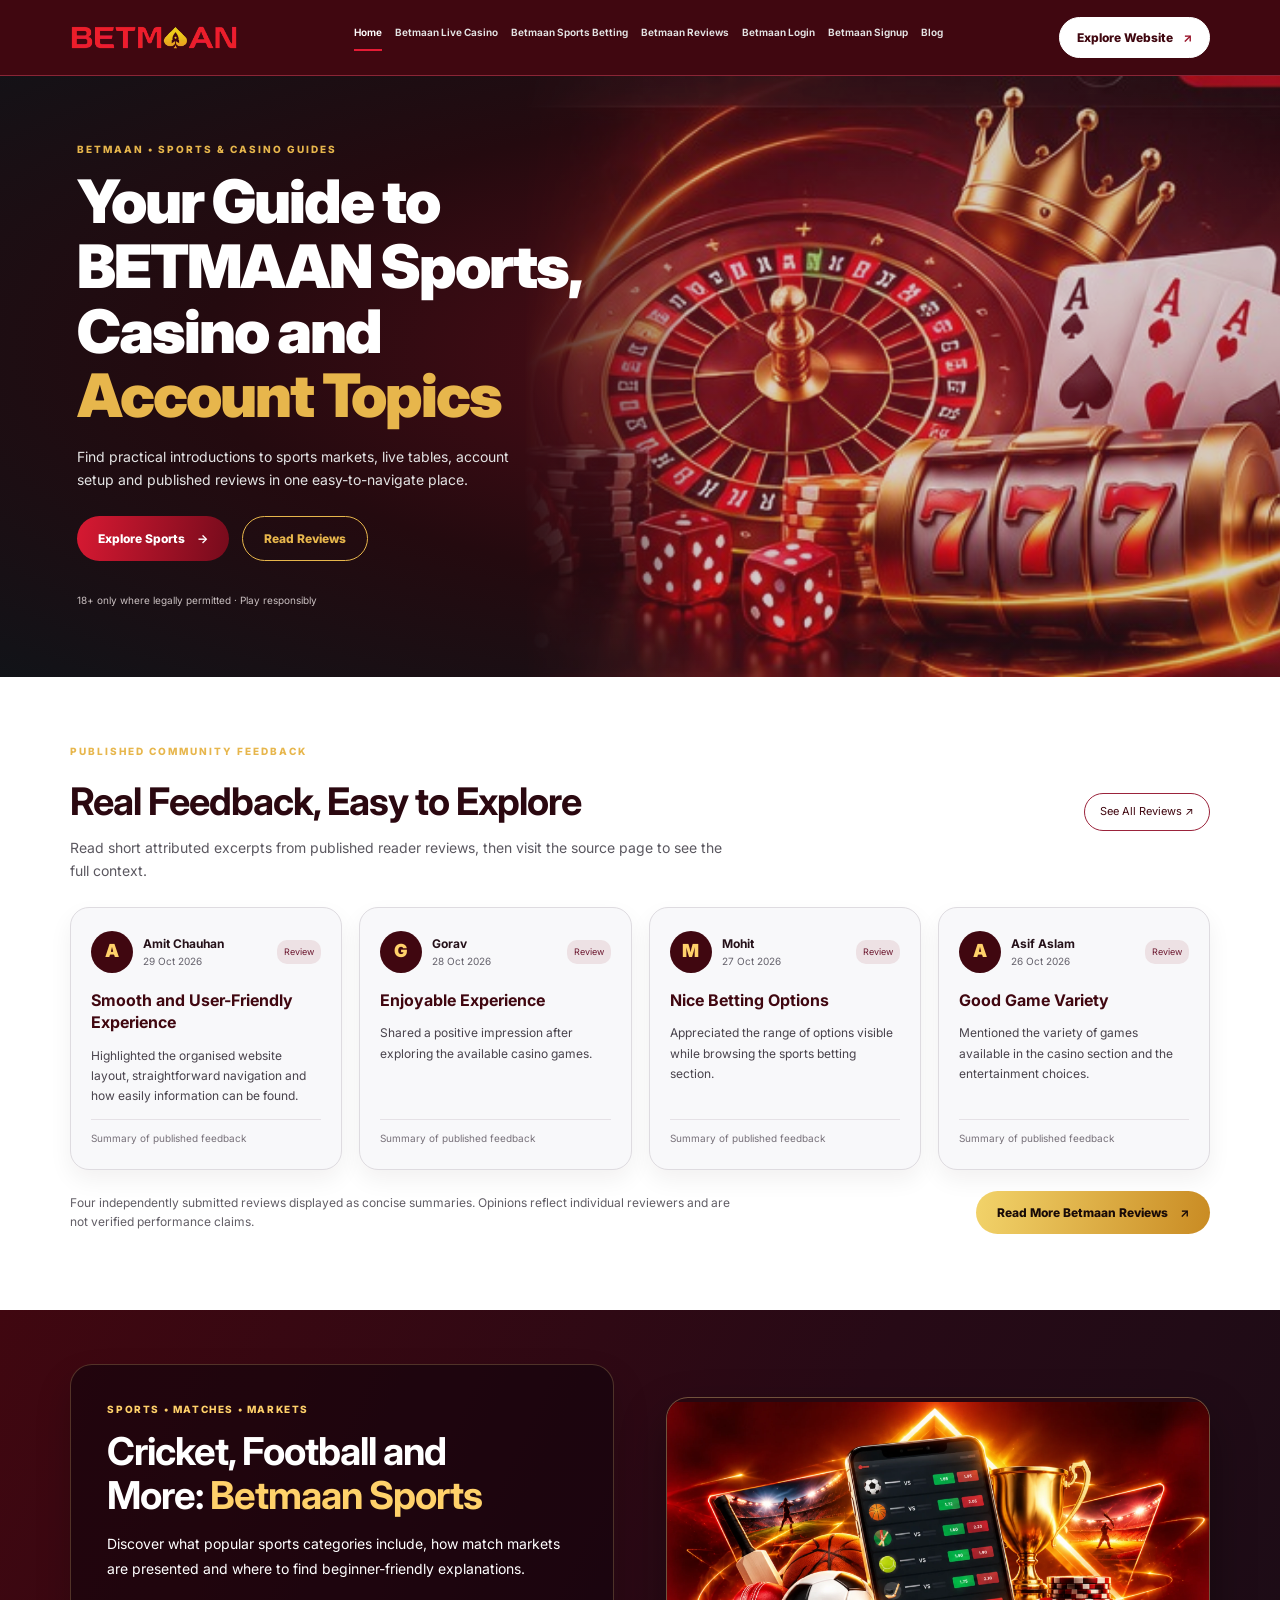
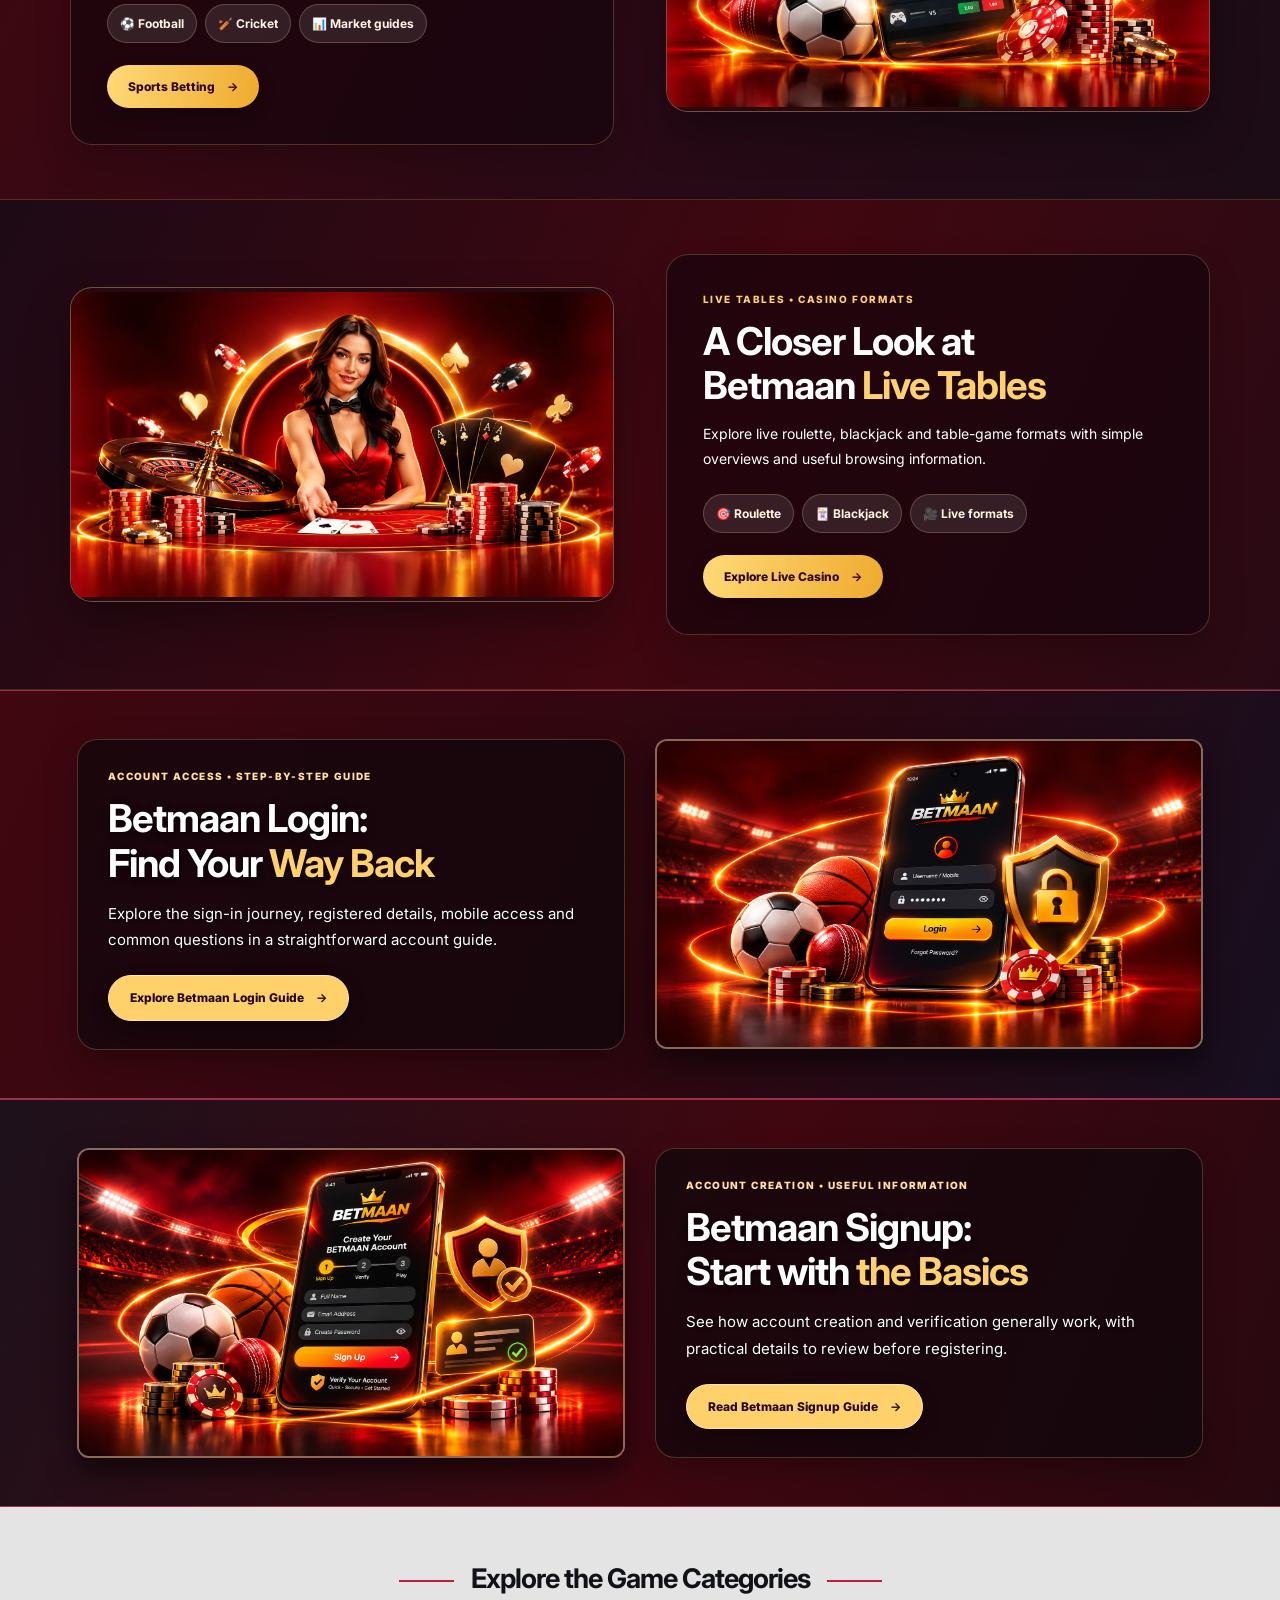
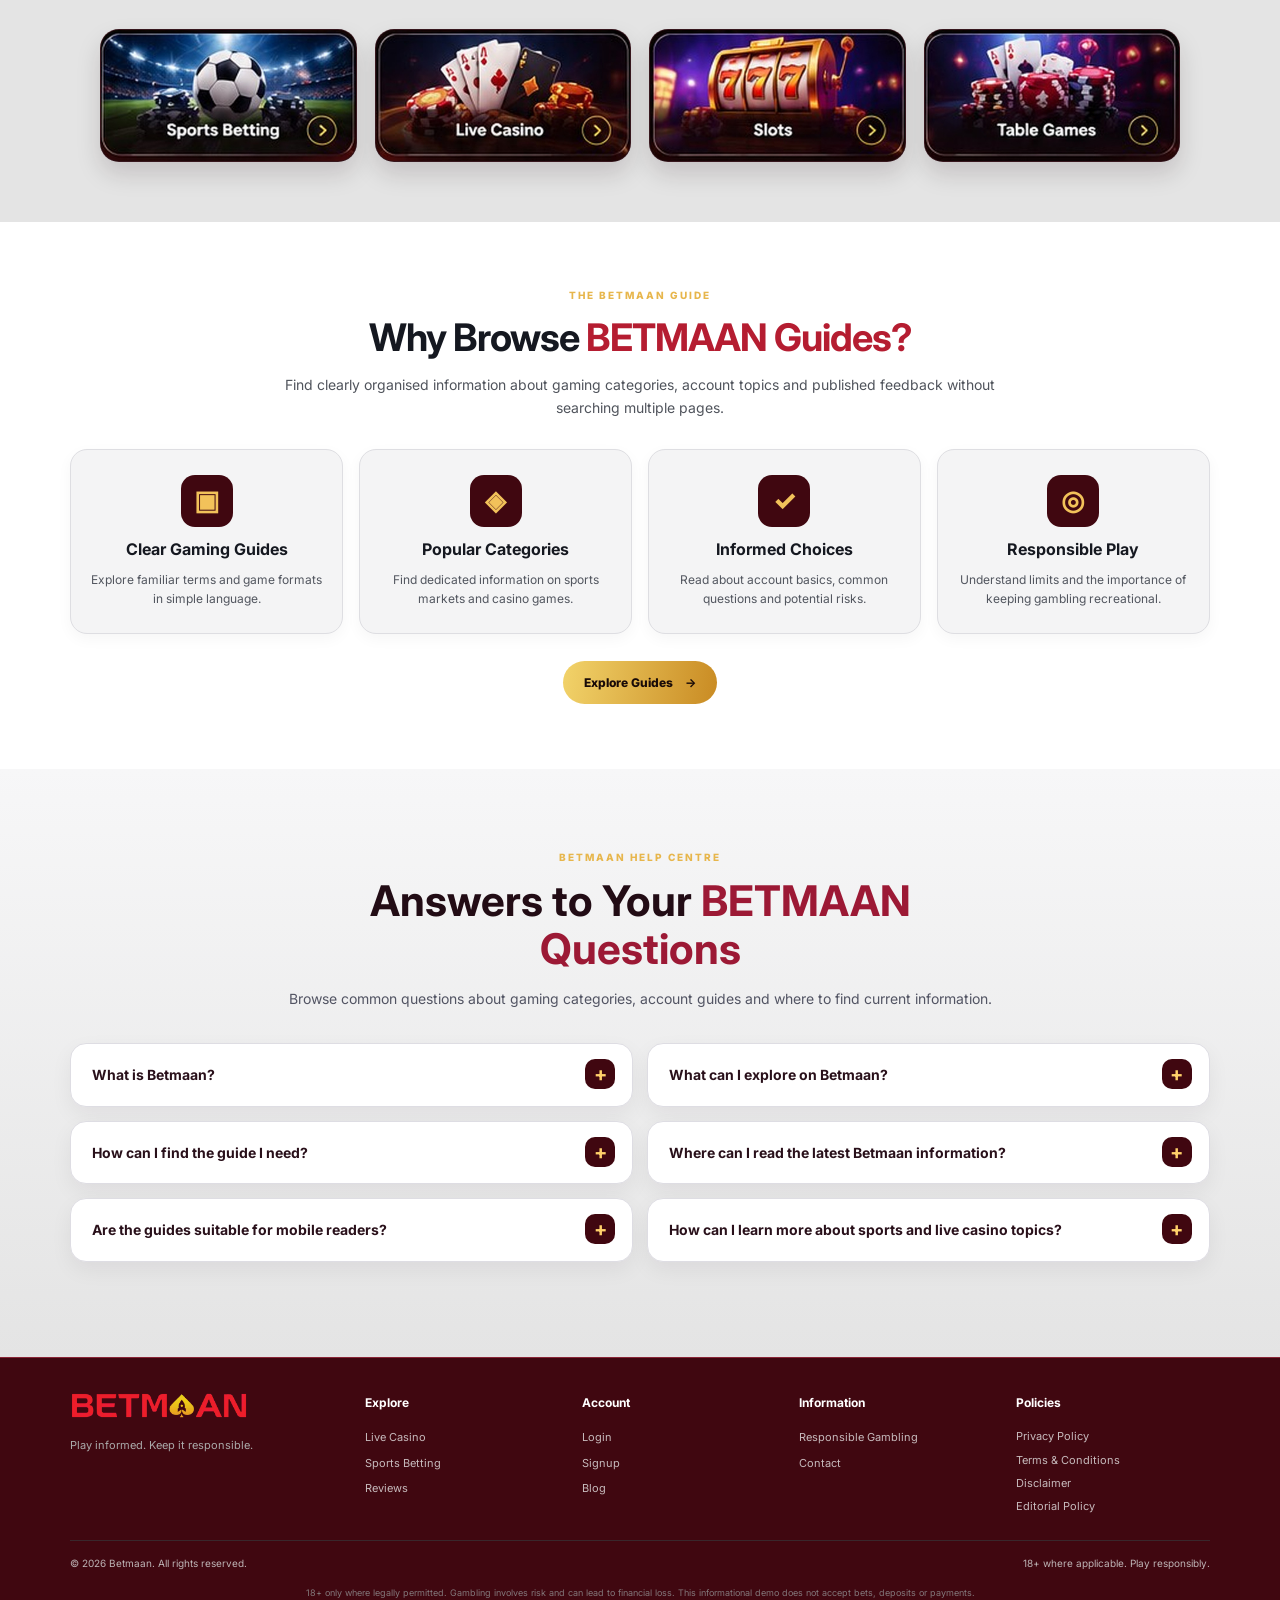
<file: index.html>
<!DOCTYPE html>

<html lang="en"><head><meta name="google-site-verification" content="Y6hdweTe-zXKLeF6FTPXy_kcU7d8YeTUCWNKyEez1ro" /><meta charset="utf-8"/><meta content="width=device-width,initial-scale=1" name="viewport"/>
<title>Betmaan Guides | Sports, Casino, Reviews and Account Help</title><meta content="Explore Betmaan guides for sports betting, live casino, reviews, login, signup and helpful account information in one easy place." name="description"/>
<link href="https://fonts.googleapis.com" rel="preconnect"/><link crossorigin="" href="https://fonts.gstatic.com" rel="preconnect"/>
<link href="https://fonts.googleapis.com/css2?family=Inter:wght@400;500;600;700;800;900&amp;display=swap" rel="stylesheet"/><link href="styles.css" rel="stylesheet"/><link href="https://betmaan.vercel.app/" rel="canonical"/><meta content="https://betmaanreviews.com/" property="og:url"/></head>
<body><header class="header">
<a class="logo" href="index.html"><img alt="BETMAAN" src="assets/betmaan-logo.png"/></a>
<button aria-expanded="false" aria-label="Toggle menu" class="nav-toggle">☰</button>
<nav class="nav"><a class="active" href="index.html">Home</a><a class="" href="live-casino.html">Betmaan Live Casino</a><a class="" href="sports-betting.html">Betmaan Sports Betting</a><a class="" href="reviews.html">Betmaan Reviews</a><a class="" href="login.html">Betmaan Login</a><a class="" href="signup.html">Betmaan Signup</a><a class="" href="blog.html">Blog</a></nav>
<a class="top-cta" href="https://betmaanreviews.com/">Explore Website <b>↗</b></a>
</header><main><section class="home-hero">
<div class="hero-copy"><p class="eyebrow">BETMAAN • SPORTS &amp; CASINO GUIDES</p><h1>Your Guide to BETMAAN Sports, Casino and <em>Account Topics</em></h1>
<p>Find practical introductions to sports markets, live tables, account setup and published reviews in one easy-to-navigate place.</p>
<div class="buttons"><a class="btn red" href="sports-betting.html">Explore Sports <b>→</b></a><a class="btn outline" href="reviews.html">Read Reviews</a></div>
<small class="note">18+ only where legally permitted · Play responsibly</small></div>
<div class="hero-img"></div>
</section>
<section aria-labelledby="home-published-reviews-heading" class="section published-reviews" id="home-published-reviews"><div class="published-reviews-inner"><div class="section-title"><div><p class="eyebrow">PUBLISHED COMMUNITY FEEDBACK</p><h2 id="home-published-reviews-heading">Real Feedback, Easy to Explore</h2><p>Read short attributed excerpts from published reader reviews, then visit the source page to see the full context.</p></div><a class="outline-link" href="https://betmaanreviews.com/betmaan-reviews/" rel="noopener noreferrer" target="_blank">See All Reviews ↗</a></div><div class="published-review-grid"><article class="actual-review-card"><div class="review-card-top"><span aria-hidden="true" class="review-avatar">A</span><div><strong>Amit Chauhan</strong><time datetime="2026-10-29">29 Oct 2026</time></div><span class="verified-source" title="Summary sourced from the public review page">Review</span></div><h3>Smooth and User-Friendly Experience</h3><p>Highlighted the organised website layout, straightforward navigation and how easily information can be found.</p><span class="review-card-source">Summary of published feedback</span></article><article class="actual-review-card"><div class="review-card-top"><span aria-hidden="true" class="review-avatar">G</span><div><strong>Gorav</strong><time datetime="2026-10-28">28 Oct 2026</time></div><span class="verified-source" title="Summary sourced from the public review page">Review</span></div><h3>Enjoyable Experience</h3><p>Shared a positive impression after exploring the available casino games.</p><span class="review-card-source">Summary of published feedback</span></article><article class="actual-review-card"><div class="review-card-top"><span aria-hidden="true" class="review-avatar">M</span><div><strong>Mohit</strong><time datetime="2026-10-27">27 Oct 2026</time></div><span class="verified-source" title="Summary sourced from the public review page">Review</span></div><h3>Nice Betting Options</h3><p>Appreciated the range of options visible while browsing the sports betting section.</p><span class="review-card-source">Summary of published feedback</span></article><article class="actual-review-card"><div class="review-card-top"><span aria-hidden="true" class="review-avatar">A</span><div><strong>Asif Aslam</strong><time datetime="2026-10-26">26 Oct 2026</time></div><span class="verified-source" title="Summary sourced from the public review page">Review</span></div><h3>Good Game Variety</h3><p>Mentioned the variety of games available in the casino section and the entertainment choices.</p><span class="review-card-source">Summary of published feedback</span></article></div><div class="published-reviews-footer"><p>Four independently submitted reviews displayed as concise summaries. Opinions reflect individual reviewers and are not verified performance claims.</p><a class="btn gold" href="https://betmaanreviews.com/betmaan-reviews/" rel="noopener noreferrer" target="_blank">Read More Betmaan Reviews <b>↗</b></a></div></div></section>
<section aria-label="Betmaan Sports Betting overview" class="split sports-split home-premium-split"><div><p class="eyebrow">SPORTS • MATCHES • MARKETS</p><h2>Cricket, Football and More: <em>Betmaan Sports</em></h2><p>Discover what popular sports categories include, how match markets are presented and where to find beginner-friendly explanations.</p><div class="home-split-highlights"><span>⚽ Football</span><span>🏏 Cricket</span><span>📊 Market guides</span></div><a class="btn gold" href="sports-betting.html">Sports Betting <b>→</b></a></div><img alt="Sports betting banner artwork cropped from supplied reference" src="assets/sports-page-main.webp"/></section>
<section aria-label="Betmaan Live Casino overview" class="split casino-split home-premium-split"><img alt="Live casino artwork cropped from supplied reference" src="assets/live-page-main.webp"/><div><p class="eyebrow">LIVE TABLES • CASINO FORMATS</p><h2>A Closer Look at Betmaan <em>Live Tables</em></h2><p>Explore live roulette, blackjack and table-game formats with simple overviews and useful browsing information.</p><div class="home-split-highlights"><span>🎯 Roulette</span><span>🃏 Blackjack</span><span>🎥 Live formats</span></div><a class="btn gold" href="live-casino.html">Explore Live Casino <b>→</b></a></div></section><section aria-label="LOGIN INFORMATION" class="split login-split"><div><p class="eyebrow">ACCOUNT ACCESS • STEP-BY-STEP GUIDE</p><h2>Betmaan Login: Find Your <em>Way Back</em></h2><p>Explore the sign-in journey, registered details, mobile access and common questions in a straightforward account guide.</p><a class="btn gold" href="login.html">Explore Betmaan Login Guide <b>→</b></a></div><img alt="Laptop and smartphone showing a secure account access concept" loading="lazy" src="assets/login-premium-hero.png"/></section><section aria-label="SIGNUP INFORMATION" class="split signup-split"><img alt="Smartphone account registration guide illustration" loading="lazy" src="assets/signup-premium-hero.png"/><div><p class="eyebrow">ACCOUNT CREATION • USEFUL INFORMATION</p><h2>Betmaan Signup: Start with <em>the Basics</em></h2><p>See how account creation and verification generally work, with practical details to review before registering.</p><a class="btn gold" href="signup.html">Read Betmaan Signup Guide <b>→</b></a></div></section>
<section aria-labelledby="popular-topics-title" class="section topics">
<div class="center-heading"><span></span><h2 id="popular-topics-title">Explore the Game Categories</h2><span></span></div>
<div class="topic-grid">
<a aria-label="Explore sports betting" class="topic" href="sports-betting.html"><img alt="Football stadium and sports betting" src="assets/topic-sports.jpg"/><span class="sr-only">Sports Betting</span></a>
<a aria-label="Explore live casino" class="topic" href="live-casino.html"><img alt="Cards, dice and casino chips" src="assets/topic-casino.jpg"/><span class="sr-only">Live Casino</span></a>
<div aria-label="Golden 777 slot machine" class="topic topic-static"><img alt="Golden 777 slot machine" src="assets/topic-slots.jpg"/><span class="sr-only">Slots</span></div>
<div aria-label="Playing cards and table game chips" class="topic topic-static"><img alt="Playing cards and table game chips" src="assets/topic-table.jpg"/><span class="sr-only">Table Games</span></div>
</div>
</section>
<section aria-labelledby="why-title" class="section why-betmaan" id="responsible">
<div class="why-intro"><p class="eyebrow">THE BETMAAN GUIDE</p><h2 id="why-title">Why Browse <em>BETMAAN Guides?</em></h2><p>Find clearly organised information about gaming categories, account topics and published feedback without searching multiple pages.</p></div>
<div class="why-grid">
<article class="why-card"><span class="why-icon">▣</span><h3>Clear Gaming Guides</h3><p>Explore familiar terms and game formats in simple language.</p></article>
<article class="why-card"><span class="why-icon">◈</span><h3>Popular Categories</h3><p>Find dedicated information on sports markets and casino games.</p></article>
<article class="why-card"><span class="why-icon">✓</span><h3>Informed Choices</h3><p>Read about account basics, common questions and potential risks.</p></article>
<article class="why-card"><span class="why-icon">◎</span><h3>Responsible Play</h3><p>Understand limits and the importance of keeping gambling recreational.</p></article>
</div>
<div class="why-action"><a class="btn gold" href="https://betmaanreviews.com/">Explore Guides <b>→</b></a></div>
</section>
<section aria-labelledby="faq-title" class="section home-faq home-faq-refined">
<div class="home-faq-heading"><p class="eyebrow">BETMAAN HELP CENTRE</p><h2 id="faq-title">Answers to Your <em>BETMAAN Questions</em></h2><p>Browse common questions about gaming categories, account guides and where to find current information.</p></div>
<div class="faq-list faq-refined-grid">
<details><summary>What is Betmaan?</summary><p>Betmaan is an information website covering sports betting topics, live casino guides, platform reviews, account access and gaming articles.</p></details>
<details><summary>What can I explore on Betmaan?</summary><p>Explore sports betting basics, live casino game formats, platform reviews, Betmaan Login and Signup guides and educational gaming resources.</p></details>
<details><summary>How can I find the guide I need?</summary><p>Use the website navigation to move between Sports Betting, Live Casino, Reviews, Login, Signup and Blog pages. Each category is organised around a specific topic.</p></details>
<details><summary>Where can I read the latest Betmaan information?</summary><p>The Betmaan website brings together its published guides and reviews. Look for update dates on articles and check official information when needed.</p></details>
<details><summary>Are the guides suitable for mobile readers?</summary><p>These pages use responsive layouts, so you can browse the information on your phone, tablet or desktop.</p></details>
<details><summary>How can I learn more about sports and live casino topics?</summary><p>Visit the dedicated Sports Betting and Live Casino pages for explanations of common markets, games and useful terms.</p></details>
</div></section></main><footer class="footer">
<div class="footer-top">
<div><a class="logo" href="index.html"><img alt="BETMAAN" src="assets/betmaan-logo.png"/></a><p>Play informed. Keep it responsible.</p></div>
<div><h4>Explore</h4><a href="live-casino.html">Live Casino</a><a href="sports-betting.html">Sports Betting</a><a href="reviews.html">Reviews</a></div>
<div><h4>Account</h4><a href="login.html">Login</a><a href="signup.html">Signup</a><a href="blog.html">Blog</a></div>
<div><h4>Information</h4><a href="index.html#responsible">Responsible Gambling</a><a href="mailto:hello@betmaanreviews.com">Contact</a></div>
<div class="footer-policies"><h4>Policies</h4><a href="https://betmaanreviews.com/privacy-policy/" rel="noopener noreferrer" target="_blank">Privacy Policy</a><a href="https://betmaanreviews.com/terms-conditions/" rel="noopener noreferrer" target="_blank">Terms &amp; Conditions</a><a href="https://betmaanreviews.com/disclaimer/" rel="noopener noreferrer" target="_blank">Disclaimer</a><a href="https://betmaanreviews.com/editorial-policy/" rel="noopener noreferrer" target="_blank">Editorial Policy</a></div></div>
<div class="footer-bottom"><span>© <span id="year"></span> Betmaan. All rights reserved.</span><span>18+ where applicable. Play responsibly.</span></div>
<p class="disclaimer">18+ only where legally permitted. Gambling involves risk and can lead to financial loss. This informational demo does not accept bets, deposits or payments.</p>
</footer><script src="script.js"></script></body></html>
</file>
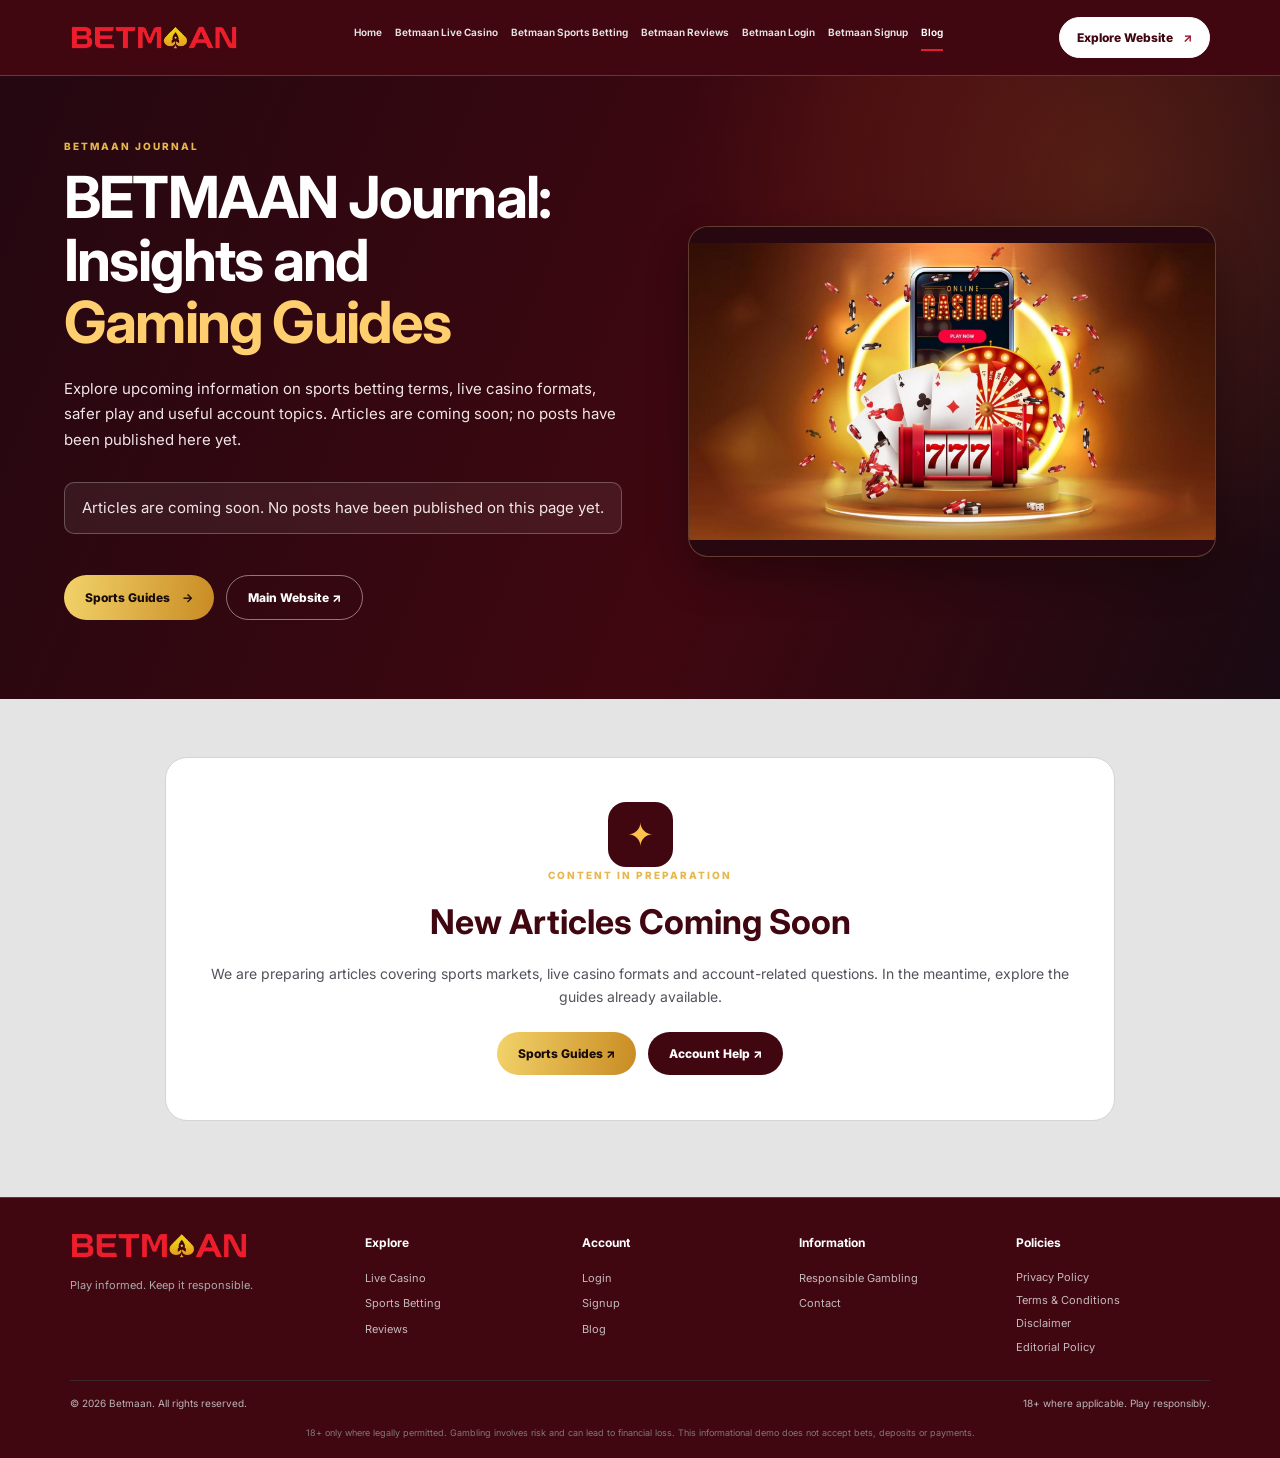
<file: blog.html>
<!DOCTYPE html>

<html lang="en"><head><meta charset="utf-8"/><meta content="width=device-width,initial-scale=1" name="viewport"/>
<title>Betmaan Blog | New Articles Coming Soon</title>
<meta content="The Betmaan Blog will soon publish sports betting, live casino and account guide articles. New Articles Coming Soon on this page." name="description"/>
<link href="https://fonts.googleapis.com" rel="preconnect"/><link crossorigin="" href="https://fonts.gstatic.com" rel="preconnect"/>
<link href="https://fonts.googleapis.com/css2?family=Inter:wght@400;500;600;700;800;900&amp;display=swap" rel="stylesheet"/><link href="styles.css" rel="stylesheet"/><link href="https://betmaanreviews.com/blog.html" rel="canonical"/><meta content="https://betmaanreviews.com/blog.html" property="og:url"/></head>
<body><header class="header">
<a class="logo" href="index.html"><img alt="BETMAAN" src="assets/betmaan-logo.png"/></a>
<button aria-expanded="false" aria-label="Toggle menu" class="nav-toggle">☰</button>
<nav class="nav"><a href="index.html">Home</a><a href="live-casino.html">Betmaan Live Casino</a><a href="sports-betting.html">Betmaan Sports Betting</a><a href="reviews.html">Betmaan Reviews</a><a href="login.html">Betmaan Login</a><a href="signup.html">Betmaan Signup</a><a class="active" href="blog.html">Blog</a></nav>
<a class="top-cta" href="https://betmaanreviews.com/">Explore Website <b>↗</b></a>
</header><main>
<section class="guide-hero premium-guide-hero blog-opening"><div class="guide-hero-copy"><p class="eyebrow">BETMAAN JOURNAL</p><h1>BETMAAN Journal: Insights and <em>Gaming Guides</em></h1><p>Explore upcoming information on sports betting terms, live casino formats, safer play and useful account topics. Articles are coming soon; no posts have been published here yet.</p><p class="launch-note">Articles are coming soon. No posts have been published on this page yet.</p><div class="buttons dual-buttons"><a class="btn gold" href="sports-betting.html">Sports Guides <b>→</b></a><a class="btn outline light-outline" href="https://betmaanreviews.com/">Main Website ↗</a></div></div><img alt="Online casino themed blog coming soon illustration" src="assets/blog-coming.jpg"/></section><section aria-labelledby="coming-title" class="section blog-coming blog-coming-screenshot"><div class="coming-panel"><div aria-hidden="true" class="coming-symbol">✦</div><p class="eyebrow">CONTENT IN PREPARATION</p><h2 id="coming-title">New Articles Coming Soon</h2><p>We are preparing articles covering sports markets, live casino formats and account-related questions. In the meantime, explore the guides already available.</p><div class="coming-buttons"><a class="btn gold" href="sports-betting.html">Sports Guides ↗</a><a class="btn blog-secondary" href="login.html">Account Help ↗</a></div></div></section>
</main><footer class="footer"><div class="footer-top"><div><a class="logo" href="index.html"><img alt="BETMAAN" src="assets/betmaan-logo.png"/></a><p>Play informed. Keep it responsible.</p></div><div><h4>Explore</h4><a href="live-casino.html">Live Casino</a><a href="sports-betting.html">Sports Betting</a><a href="reviews.html">Reviews</a></div><div><h4>Account</h4><a href="login.html">Login</a><a href="signup.html">Signup</a><a href="blog.html">Blog</a></div><div><h4>Information</h4><a href="index.html#responsible">Responsible Gambling</a><a href="mailto:hello@betmaanreviews.com">Contact</a></div><div class="footer-policies"><h4>Policies</h4><a href="https://betmaanreviews.com/privacy-policy/" rel="noopener noreferrer" target="_blank">Privacy Policy</a><a href="https://betmaanreviews.com/terms-conditions/" rel="noopener noreferrer" target="_blank">Terms &amp; Conditions</a><a href="https://betmaanreviews.com/disclaimer/" rel="noopener noreferrer" target="_blank">Disclaimer</a><a href="https://betmaanreviews.com/editorial-policy/" rel="noopener noreferrer" target="_blank">Editorial Policy</a></div></div><div class="footer-bottom"><span>© <span id="year"></span> Betmaan. All rights reserved.</span><span>18+ where applicable. Play responsibly.</span></div><p class="disclaimer">18+ only where legally permitted. Gambling involves risk and can lead to financial loss. This informational demo does not accept bets, deposits or payments.</p></footer><script src="script.js"></script></body></html>
</file>
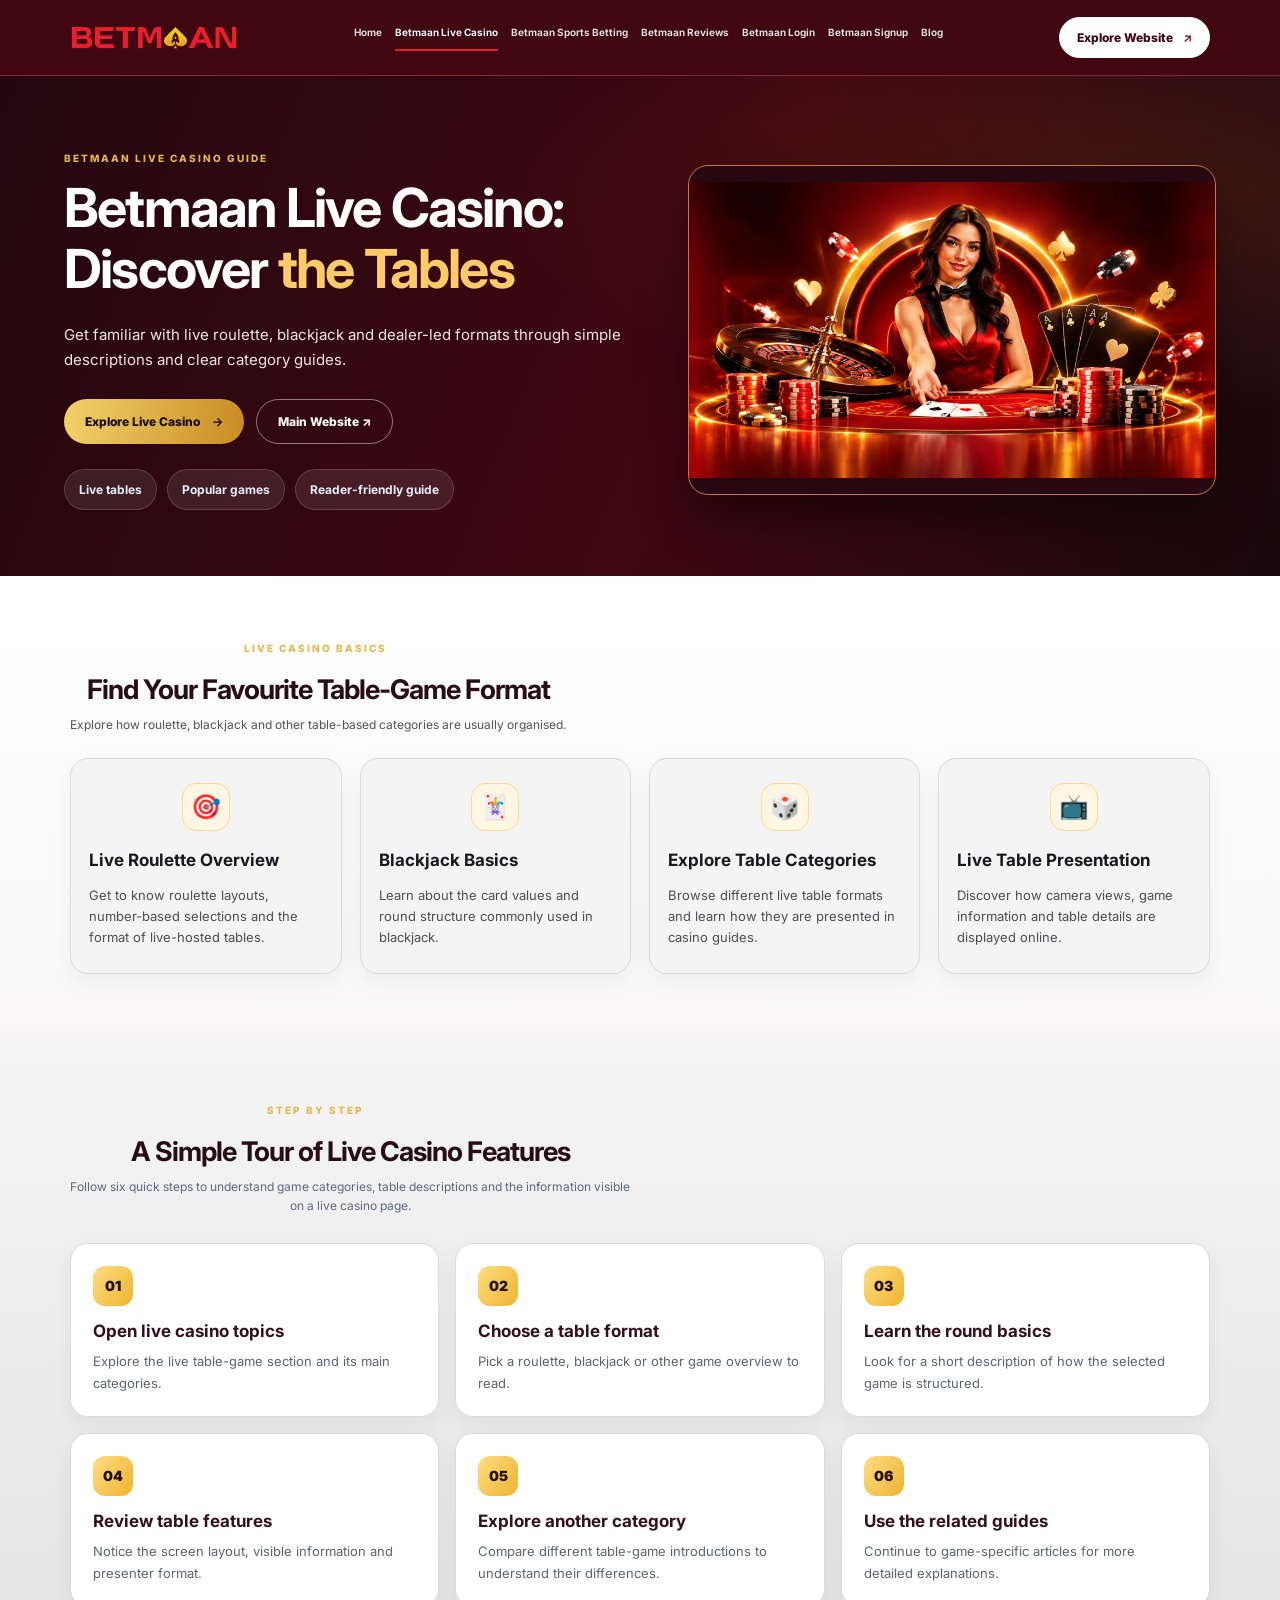
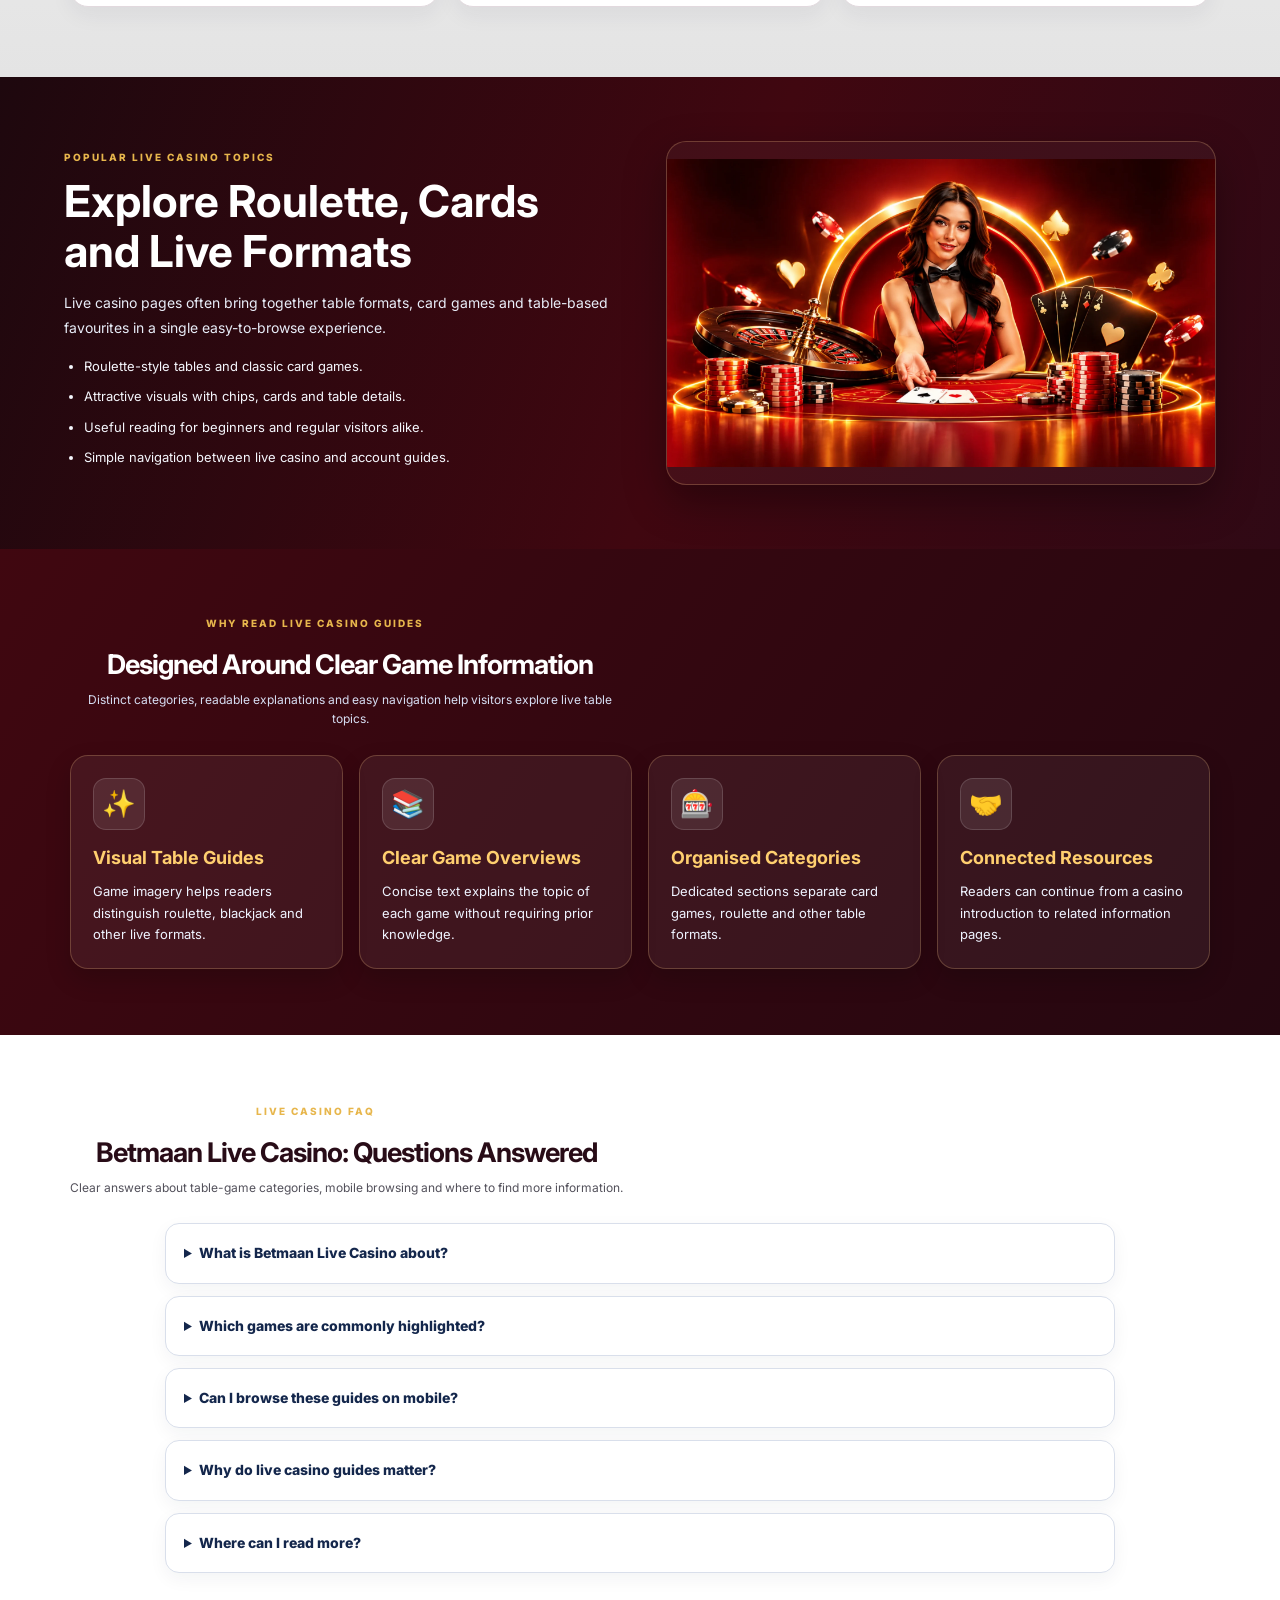
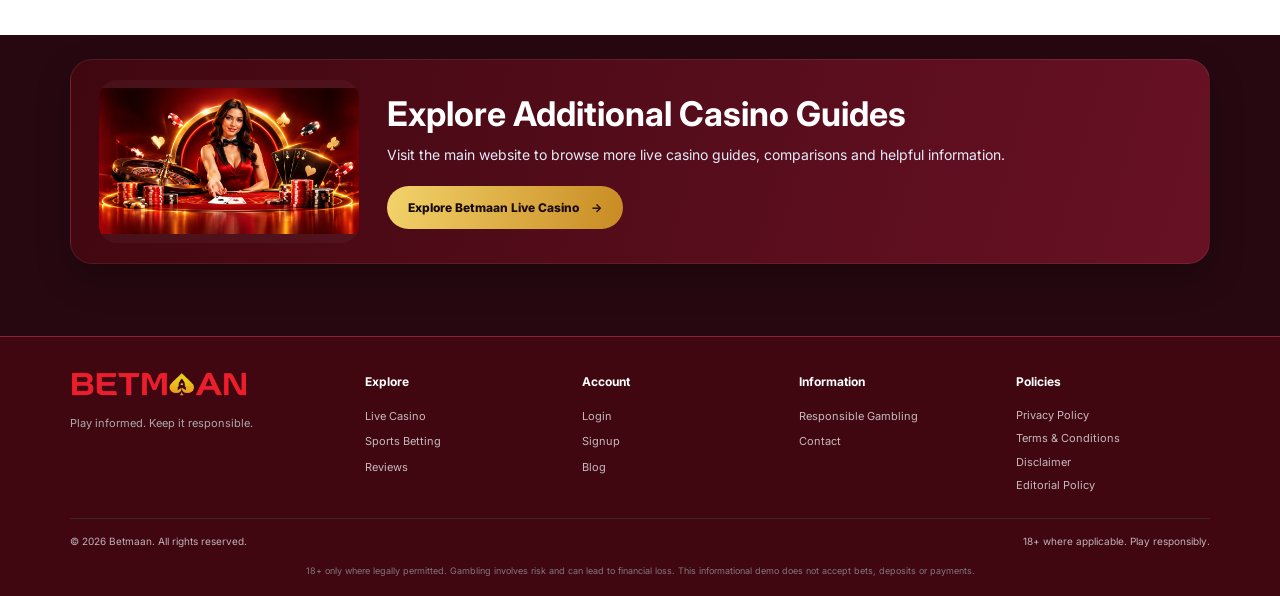
<file: live-casino.html>
<!DOCTYPE html>

<html lang="en"><head><meta charset="utf-8"/><meta content="width=device-width,initial-scale=1" name="viewport"/>
<title>Betmaan Live Casino Guide | Tables, Games and Tips</title>
<meta content="Explore the Betmaan Live Casino guide for table game basics, live dealer formats, game highlights and helpful tips in a clear and positive style." name="description"/>
<link href="https://fonts.googleapis.com" rel="preconnect"/><link crossorigin="" href="https://fonts.gstatic.com" rel="preconnect"/>
<link href="https://fonts.googleapis.com/css2?family=Inter:wght@400;500;600;700;800;900&amp;display=swap" rel="stylesheet"/><link href="styles.css" rel="stylesheet"/><meta name="robots" content="index, follow"><link href="https://betmaan.vercel.app/live-casino" rel="canonical"/><meta content="https://betmaanreviews.com/live-casino.html" property="og:url"/></head>
<body><header class="header">
<a class="logo" href="index.html"><img alt="BETMAAN" src="assets/betmaan-logo.png"/></a>
<button aria-expanded="false" aria-label="Toggle menu" class="nav-toggle">☰</button>
<nav class="nav"><a href="index.html">Home</a><a class="active" href="live-casino.html">Betmaan Live Casino</a><a href="sports-betting.html">Betmaan Sports Betting</a><a href="reviews.html">Betmaan Reviews</a><a href="login.html">Betmaan Login</a><a href="signup.html">Betmaan Signup</a><a href="blog.html">Blog</a></nav>
<a class="top-cta" href="https://betmaanreviews.com/">Explore Website <b>↗</b></a>
</header><main>
<section class="guide-hero premium-guide-hero topical-hero"><div class="guide-hero-copy"><p class="eyebrow">BETMAAN LIVE CASINO GUIDE</p><h1>Betmaan Live Casino: Discover <em>the Tables</em></h1><p>Get familiar with live roulette, blackjack and dealer-led formats through simple descriptions and clear category guides.</p><div class="buttons dual-buttons"><a class="btn gold" href="#casino-basics">Explore Live Casino <b>→</b></a><a class="btn outline light-outline" href="https://betmaanreviews.com/">Main Website ↗</a></div><div class="hero-tags"><span>Live tables</span><span>Popular games</span><span>Reader-friendly guide</span></div></div><img alt="Betmaan live casino illustration" src="assets/live-page-main.webp"/></section>
<section class="section light-guide premium-pillars" id="casino-basics"><div class="section-title compact-center"><div><p class="eyebrow">LIVE CASINO BASICS</p><h2>Find Your Favourite Table-Game Format</h2><p>Explore how roulette, blackjack and other table-based categories are usually organised.</p></div></div><div class="info-card-grid four-grid"><article class="info-card soft-card"><span aria-hidden="true">🎯</span><h3>Live Roulette Overview</h3><p>Get to know roulette layouts, number-based selections and the format of live-hosted tables.</p></article><article class="info-card soft-card"><span aria-hidden="true">🃏</span><h3>Blackjack Basics</h3><p>Learn about the card values and round structure commonly used in blackjack.</p></article><article class="info-card soft-card"><span aria-hidden="true">🎲</span><h3>Explore Table Categories</h3><p>Browse different live table formats and learn how they are presented in casino guides.</p></article><article class="info-card soft-card"><span aria-hidden="true">📺</span><h3>Live Table Presentation</h3><p>Discover how camera views, game information and table details are displayed online.</p></article></div></section>
<section class="section premium-steps-section topical-light"><div class="section-title compact-center light-copy"><div><p class="eyebrow">STEP BY STEP</p><h2>A Simple Tour of Live Casino Features</h2><p>Follow six quick steps to understand game categories, table descriptions and the information visible on a live casino page.</p></div></div><div class="premium-steps-grid six-grid"><article><span>01</span><h3>Open live casino topics</h3><p>Explore the live table-game section and its main categories.</p></article><article><span>02</span><h3>Choose a table format</h3><p>Pick a roulette, blackjack or other game overview to read.</p></article><article><span>03</span><h3>Learn the round basics</h3><p>Look for a short description of how the selected game is structured.</p></article><article><span>04</span><h3>Review table features</h3><p>Notice the screen layout, visible information and presenter format.</p></article><article><span>05</span><h3>Explore another category</h3><p>Compare different table-game introductions to understand their differences.</p></article><article><span>06</span><h3>Use the related guides</h3><p>Continue to game-specific articles for more detailed explanations.</p></article></div></section>
<section class="section premium-split-band topical-split"><div><p class="eyebrow">POPULAR LIVE CASINO TOPICS</p><h2>Explore Roulette, Cards and Live Formats</h2><p>Live casino pages often bring together table formats, card games and table-based favourites in a single easy-to-browse experience.</p><ul class="clean-list"><li>Roulette-style tables and classic card games.</li><li>Attractive visuals with chips, cards and table details.</li><li>Useful reading for beginners and regular visitors alike.</li><li>Simple navigation between live casino and account guides.</li></ul></div><img alt="Live casino artwork" loading="lazy" src="assets/live-page-main.webp"/></section>
<section class="section premium-issues-section topical-features"><div class="section-title compact-center light-copy"><div><p class="eyebrow">WHY READ LIVE CASINO GUIDES</p><h2>Designed Around Clear Game Information</h2><p>Distinct categories, readable explanations and easy navigation help visitors explore live table topics.</p></div></div><div class="issue-card-grid four-grid"><article><div aria-hidden="true" class="feature-icon">✨</div><h3>Visual Table Guides</h3><p>Game imagery helps readers distinguish roulette, blackjack and other live formats.</p></article><article><div aria-hidden="true" class="feature-icon">📚</div><h3>Clear Game Overviews</h3><p>Concise text explains the topic of each game without requiring prior knowledge.</p></article><article><div aria-hidden="true" class="feature-icon">🎰</div><h3>Organised Categories</h3><p>Dedicated sections separate card games, roulette and other table formats.</p></article><article><div aria-hidden="true" class="feature-icon">🤝</div><h3>Connected Resources</h3><p>Readers can continue from a casino introduction to related information pages.</p></article></div></section>
<section class="section light-guide premium-faq-section"><div class="section-title compact-center"><div><p class="eyebrow">LIVE CASINO FAQ</p><h2>Betmaan Live Casino: Questions Answered</h2><p>Clear answers about table-game categories, mobile browsing and where to find more information.</p></div></div><div class="guide-faq premium-faq-list"><details><summary>What is Betmaan Live Casino about?</summary><p>It focuses on live casino topics, game categories and page content related to live dealer-style entertainment.</p></details><details><summary>Which games are commonly highlighted?</summary><p>Readers often expect roulette, blackjack and other popular live table formats.</p></details><details><summary>Can I browse these guides on mobile?</summary><p>Yes. The page structure is built to remain clear and visually strong across devices.</p></details><details><summary>Why do live casino guides matter?</summary><p>They help readers understand game categories and explore the platform with more confidence.</p></details><details><summary>Where can I read more?</summary><p>You can visit the main Betmaan Reviews website for more live casino topics and related guides.</p></details></div></section>
<section class="section premium-cta-banner topical-last"><div class="cta-banner-box"><img alt="Betmaan live casino artwork" loading="lazy" src="assets/live-page-main.webp"/><div><h2>Explore Additional Casino Guides</h2><p>Visit the main website to browse more live casino guides, comparisons and helpful information.</p><a class="btn gold" href="https://betmaanreviews.com/">Explore Betmaan Live Casino <b>→</b></a></div></div></section></main><footer class="footer"><div class="footer-top"><div><a class="logo" href="index.html"><img alt="BETMAAN" src="assets/betmaan-logo.png"/></a><p>Play informed. Keep it responsible.</p></div><div><h4>Explore</h4><a href="live-casino.html">Live Casino</a><a href="sports-betting.html">Sports Betting</a><a href="reviews.html">Reviews</a></div><div><h4>Account</h4><a href="login.html">Login</a><a href="signup.html">Signup</a><a href="blog.html">Blog</a></div><div><h4>Information</h4><a href="index.html#responsible">Responsible Gambling</a><a href="mailto:hello@betmaanreviews.com">Contact</a></div><div class="footer-policies"><h4>Policies</h4><a href="https://betmaanreviews.com/privacy-policy/" rel="noopener noreferrer" target="_blank">Privacy Policy</a><a href="https://betmaanreviews.com/terms-conditions/" rel="noopener noreferrer" target="_blank">Terms &amp; Conditions</a><a href="https://betmaanreviews.com/disclaimer/" rel="noopener noreferrer" target="_blank">Disclaimer</a><a href="https://betmaanreviews.com/editorial-policy/" rel="noopener noreferrer" target="_blank">Editorial Policy</a></div></div><div class="footer-bottom"><span>© <span id="year"></span> Betmaan. All rights reserved.</span><span>18+ where applicable. Play responsibly.</span></div><p class="disclaimer">18+ only where legally permitted. Gambling involves risk and can lead to financial loss. This informational demo does not accept bets, deposits or payments.</p></footer><script src="script.js"></script></body></html>
</file>
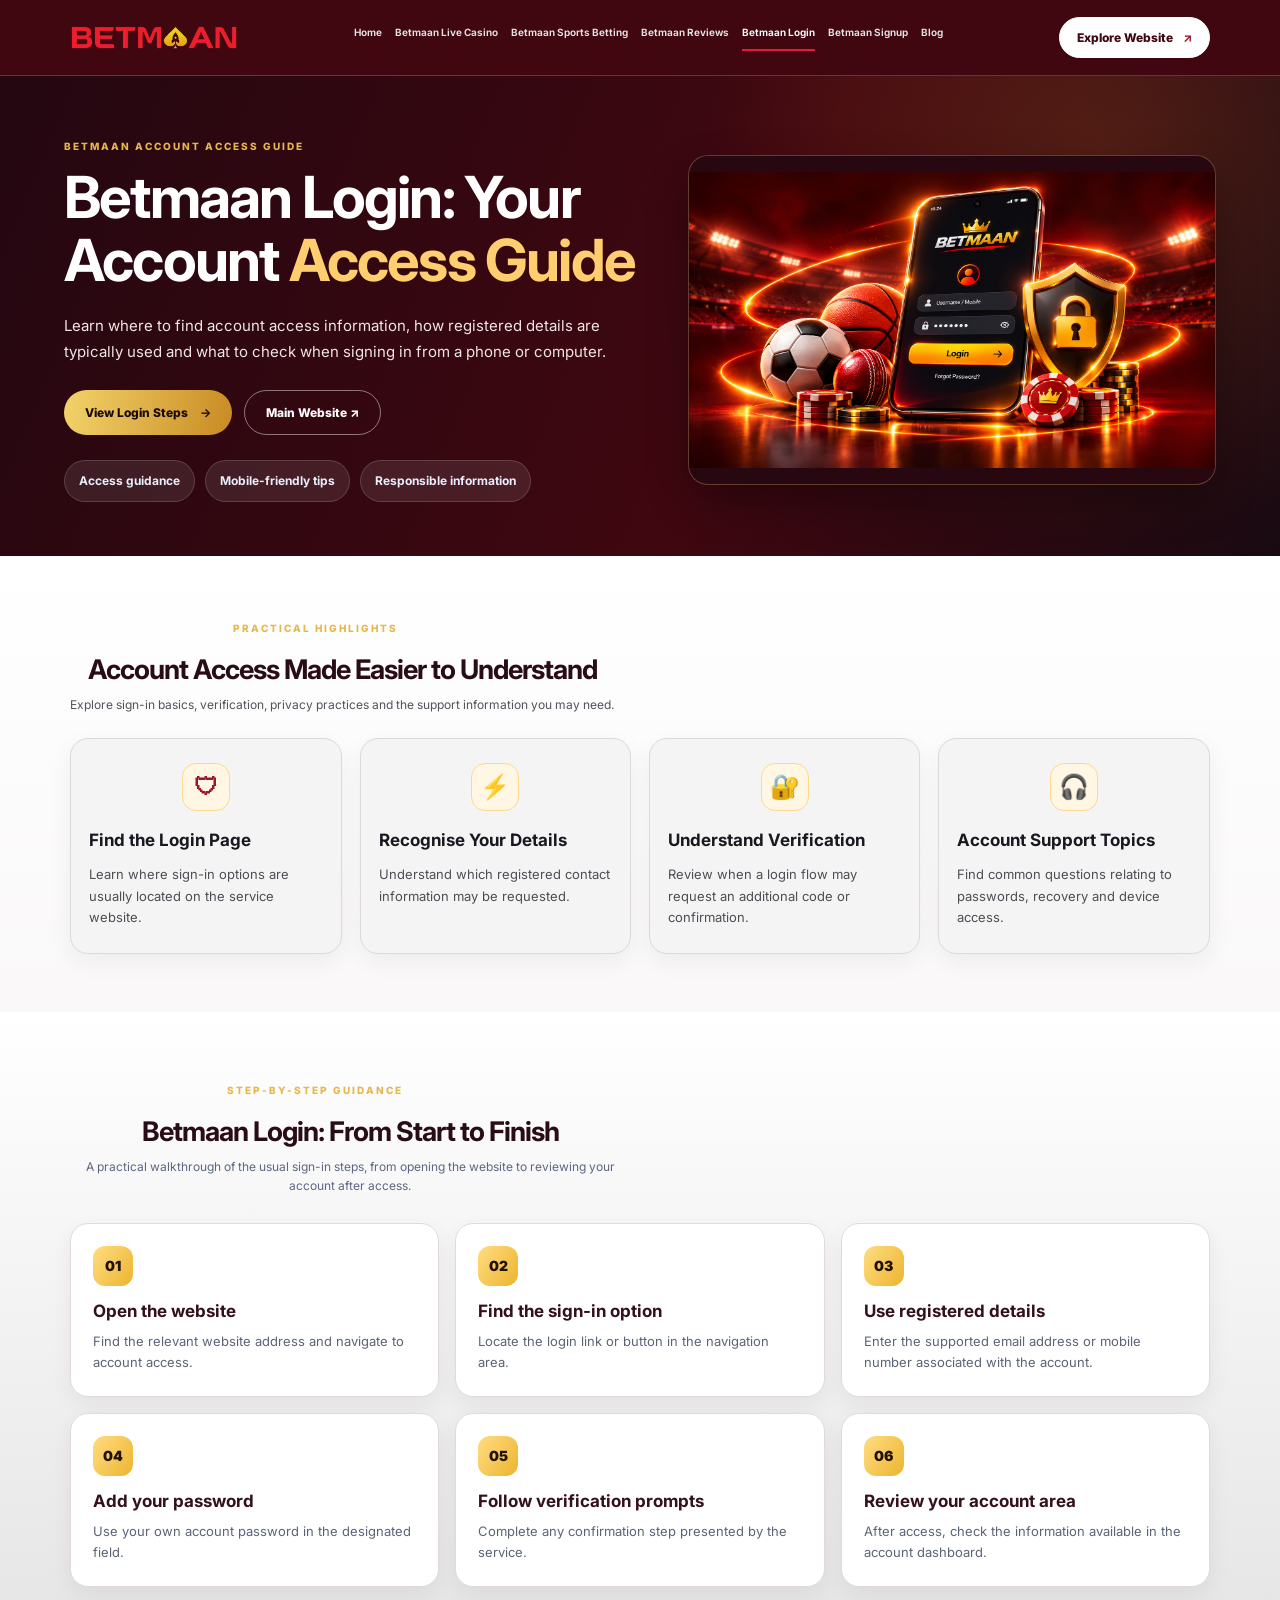
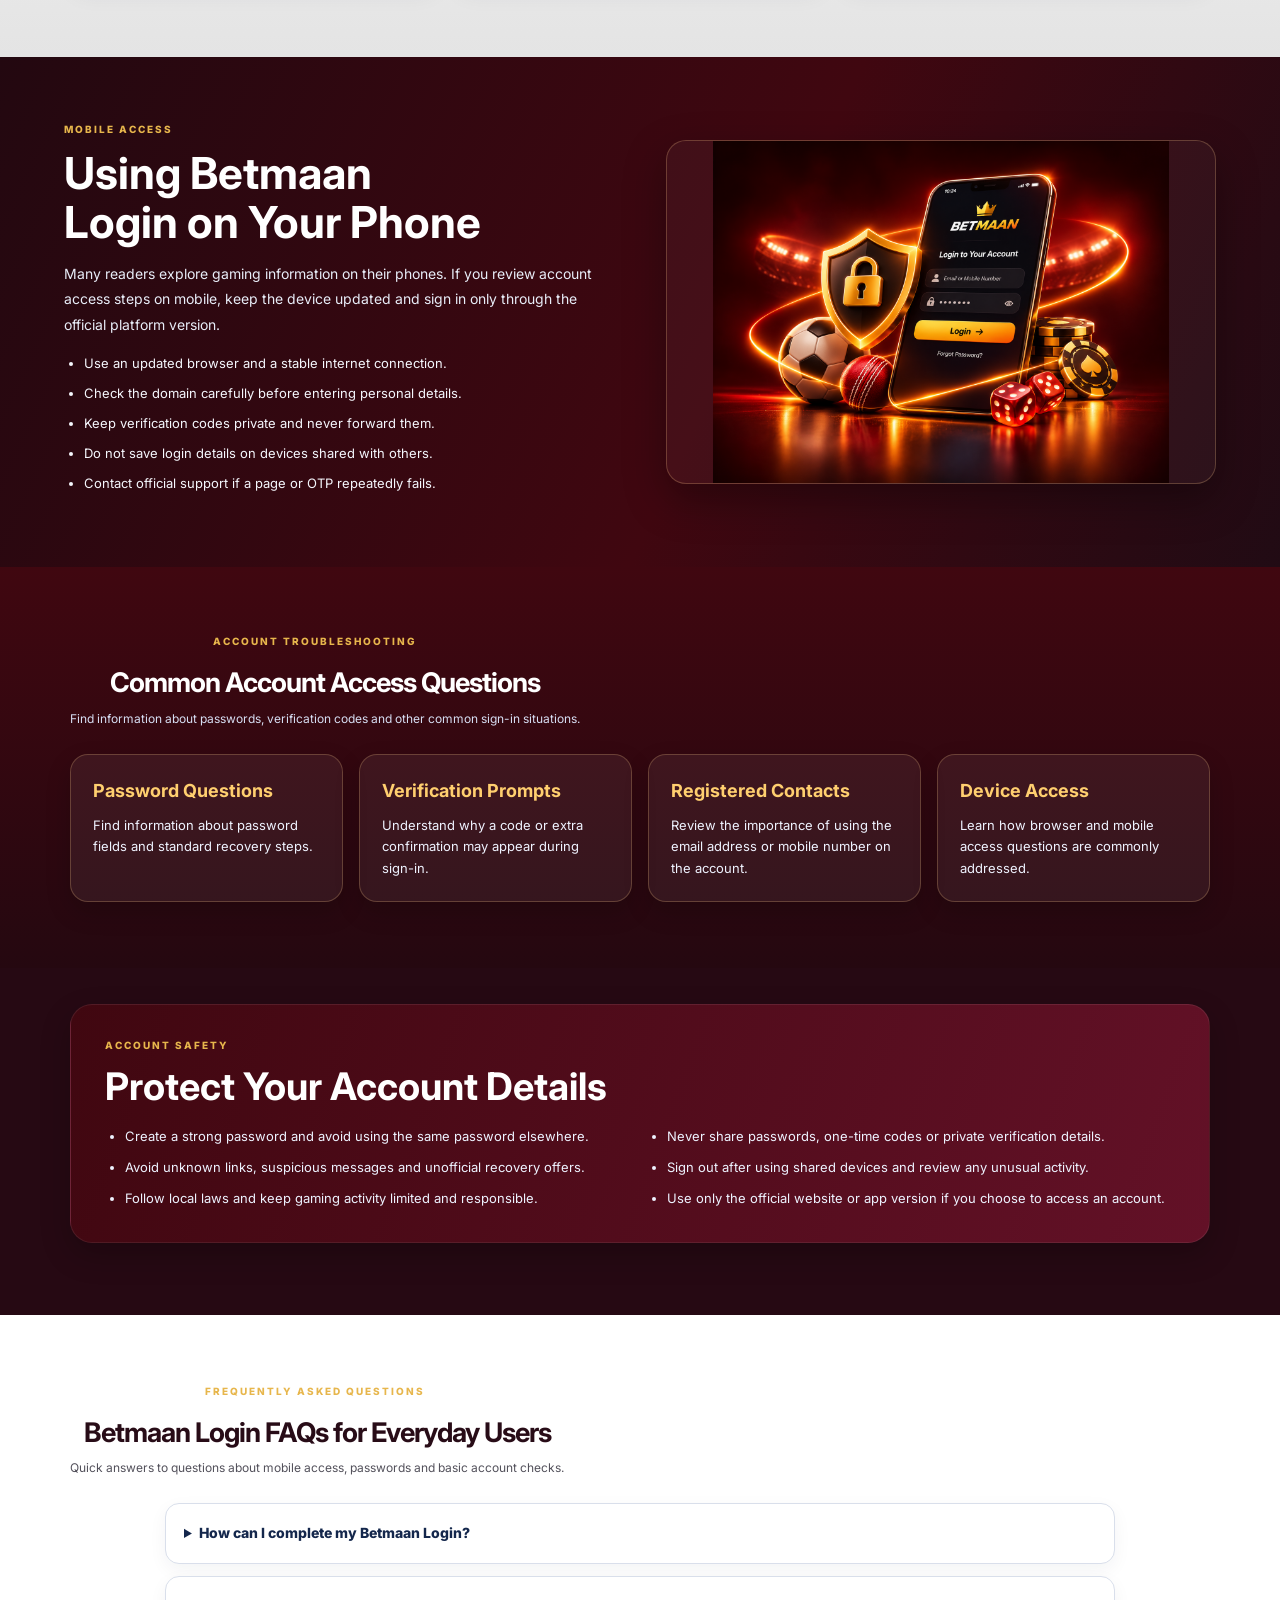
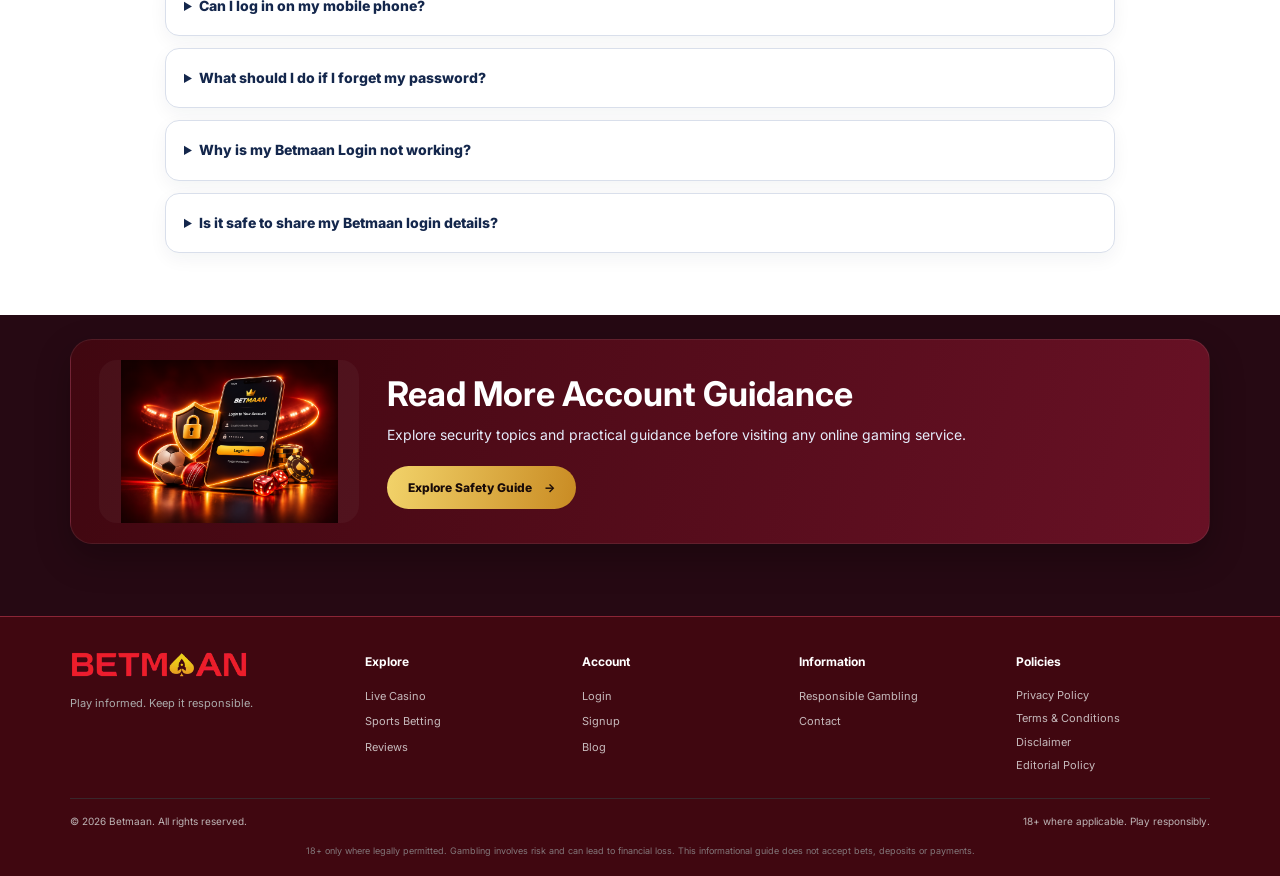
<file: login.html>
<!DOCTYPE html>

<html lang="en">
<head>
<meta charset="utf-8"/>
<meta content="width=device-width,initial-scale=1" name="viewport"/>
<title>Betmaan Login Guide | Access Tips and Account Help</title>
<meta content="Read the Betmaan Login guide for account access tips, mobile sign-in support, troubleshooting steps and practical safety information." name="description"/>
<link href="https://fonts.googleapis.com" rel="preconnect"/>
<link crossorigin="" href="https://fonts.gstatic.com" rel="preconnect"/>
<link href="https://fonts.googleapis.com/css2?family=Inter:wght@400;500;600;700;800;900&amp;display=swap" rel="stylesheet"/>
<link href="styles.css" rel="stylesheet"/><meta name="robots" content="index, follow">
<link href="https://betmaan.vercel.app/login" rel="canonical"/><meta content="https://betmaanreviews.com/login.html" property="og:url"/></head>
<body>
<header class="header">
<a class="logo" href="index.html"><img alt="BETMAAN" src="assets/betmaan-logo.png"/></a>
<button aria-expanded="false" aria-label="Toggle menu" class="nav-toggle">☰</button>
<nav class="nav">
<a href="index.html">Home</a>
<a href="live-casino.html">Betmaan Live Casino</a>
<a href="sports-betting.html">Betmaan Sports Betting</a>
<a href="reviews.html">Betmaan Reviews</a>
<a class="active" href="login.html">Betmaan Login</a>
<a href="signup.html">Betmaan Signup</a>
<a href="blog.html">Blog</a>
</nav>
<a class="top-cta" href="https://betmaanreviews.com/">Explore Website <b>↗</b></a>
</header>
<main>
<section class="guide-hero premium-guide-hero premium-login-hero">
<div class="guide-hero-copy">
<p class="eyebrow">BETMAAN ACCOUNT ACCESS GUIDE</p>
<h1>Betmaan Login: Your Account <em>Access Guide</em></h1>
<p>Learn where to find account access information, how registered details are typically used and what to check when signing in from a phone or computer.</p>
<div class="buttons dual-buttons">
<a class="btn gold" href="#login-overview">View Login Steps <b>→</b></a>
<a class="btn outline light-outline" href="https://betmaanreviews.com/">Main Website ↗</a>
</div>
<div class="hero-tags"><span>Access guidance</span><span>Mobile-friendly tips</span><span>Responsible information</span></div>
</div>
<img alt="BETMAAN login illustration with secure mobile access" src="assets/login-premium-hero.png"/>
</section>
<section class="section light-guide premium-pillars" id="login-overview">
<div class="section-title compact-center">
<div>
<p class="eyebrow">PRACTICAL HIGHLIGHTS</p>
<h2>Account Access Made Easier to Understand</h2>
<p>Explore sign-in basics, verification, privacy practices and the support information you may need.</p>
</div>
</div>
<div class="info-card-grid four-grid">
<article class="info-card soft-card"><span>🛡</span><h3>Find the Login Page</h3><p>Learn where sign-in options are usually located on the service website.</p></article>
<article class="info-card soft-card"><span>⚡</span><h3>Recognise Your Details</h3><p>Understand which registered contact information may be requested.</p></article>
<article class="info-card soft-card"><span>🔐</span><h3>Understand Verification</h3><p>Review when a login flow may request an additional code or confirmation.</p></article>
<article class="info-card soft-card"><span>🎧</span><h3>Account Support Topics</h3><p>Find common questions relating to passwords, recovery and device access.</p></article>
</div>
</section>
<section class="section premium-steps-section">
<div class="section-title compact-center light-copy">
<div>
<p class="eyebrow">STEP-BY-STEP GUIDANCE</p>
<h2>Betmaan Login: From Start to Finish</h2>
<p>A practical walkthrough of the usual sign-in steps, from opening the website to reviewing your account after access.</p>
</div>
</div>
<div class="premium-steps-grid six-grid">
<article><span>01</span><h3>Open the website</h3><p>Find the relevant website address and navigate to account access.</p></article>
<article><span>02</span><h3>Find the sign-in option</h3><p>Locate the login link or button in the navigation area.</p></article>
<article><span>03</span><h3>Use registered details</h3><p>Enter the supported email address or mobile number associated with the account.</p></article>
<article><span>04</span><h3>Add your password</h3><p>Use your own account password in the designated field.</p></article>
<article><span>05</span><h3>Follow verification prompts</h3><p>Complete any confirmation step presented by the service.</p></article>
<article><span>06</span><h3>Review your account area</h3><p>After access, check the information available in the account dashboard.</p></article>
</div>
</section>
<section class="section premium-split-band">
<div>
<p class="eyebrow">MOBILE ACCESS</p>
<h2>Using Betmaan Login on Your Phone</h2>
<p>Many readers explore gaming information on their phones. If you review account access steps on mobile, keep the device updated and sign in only through the official platform version.</p>
<ul class="clean-list">
<li>Use an updated browser and a stable internet connection.</li>
<li>Check the domain carefully before entering personal details.</li>
<li>Keep verification codes private and never forward them.</li>
<li>Do not save login details on devices shared with others.</li>
<li>Contact official support if a page or OTP repeatedly fails.</li>
</ul>
</div>
<img alt="BETMAAN mobile login themed illustration" src="assets/login-premium-support.png"/>
</section>
<section class="section premium-issues-section">
<div class="section-title compact-center light-copy">
<div>
<p class="eyebrow">ACCOUNT TROUBLESHOOTING</p>
<h2>Common Account Access Questions</h2>
<p>Find information about passwords, verification codes and other common sign-in situations.</p>
</div>
</div>
<div class="issue-card-grid four-grid">
<article><h3>Password Questions</h3><p>Find information about password fields and standard recovery steps.</p></article>
<article><h3>Verification Prompts</h3><p>Understand why a code or extra confirmation may appear during sign-in.</p></article>
<article><h3>Registered Contacts</h3><p>Review the importance of using the email address or mobile number on the account.</p></article>
<article><h3>Device Access</h3><p>Learn how browser and mobile access questions are commonly addressed.</p></article>
</div>
</section>
<section class="section premium-security-panel">
<div class="security-box">
<p class="eyebrow">ACCOUNT SAFETY</p>
<h2>Protect Your Account Details</h2>
<ul class="two-col-list">
<li>Create a strong password and avoid using the same password elsewhere.</li>
<li>Never share passwords, one-time codes or private verification details.</li>
<li>Avoid unknown links, suspicious messages and unofficial recovery offers.</li>
<li>Sign out after using shared devices and review any unusual activity.</li>
<li>Follow local laws and keep gaming activity limited and responsible.</li>
<li>Use only the official website or app version if you choose to access an account.</li>
</ul>
</div>
</section>
<section class="section light-guide premium-faq-section">
<div class="section-title compact-center">
<div>
<p class="eyebrow">FREQUENTLY ASKED QUESTIONS</p>
<h2>Betmaan Login FAQs for Everyday Users</h2>
<p>Quick answers to questions about mobile access, passwords and basic account checks.</p>
</div>
</div>
<div class="guide-faq premium-faq-list">
<details><summary>How can I complete my Betmaan Login?</summary><p>Open the relevant official website, choose the Login option, enter your registered details and follow any verification prompt shown by the service.</p></details>
<details><summary>Can I log in on my mobile phone?</summary><p>Many services support mobile browsers or mobile-friendly versions. Always confirm the correct website before entering account details.</p></details>
<details><summary>What should I do if I forget my password?</summary><p>Use the official password recovery process and avoid sharing your credentials or OTP codes with other people.</p></details>
<details><summary>Why is my Betmaan Login not working?</summary><p>Common reasons include incorrect credentials, network issues or delayed verification prompts. Recheck the basics before requesting help.</p></details>
<details><summary>Is it safe to share my Betmaan login details?</summary><p>No. Keep your login details private and use only verified support or recovery channels.</p></details>
</div>
</section>
<section class="section premium-cta-banner">
<div class="cta-banner-box">
<img alt="Security and access illustration" src="assets/login-premium-support.png"/>
<div>
<h2>Read More Account Guidance</h2>
<p>Explore security topics and practical guidance before visiting any online gaming service.</p>
<a class="btn gold" href="https://betmaanreviews.com/">Explore Safety Guide <b>→</b></a>
</div>
</div>
</section>
</main>
<footer class="footer">
<div class="footer-top">
<div><a class="logo" href="index.html"><img alt="BETMAAN" src="assets/betmaan-logo.png"/></a><p>Play informed. Keep it responsible.</p></div>
<div><h4>Explore</h4><a href="live-casino.html">Live Casino</a><a href="sports-betting.html">Sports Betting</a><a href="reviews.html">Reviews</a></div>
<div><h4>Account</h4><a href="login.html">Login</a><a href="signup.html">Signup</a><a href="blog.html">Blog</a></div>
<div><h4>Information</h4><a href="index.html#responsible">Responsible Gambling</a><a href="mailto:hello@betmaanreviews.com">Contact</a></div>
<div class="footer-policies"><h4>Policies</h4><a href="https://betmaanreviews.com/privacy-policy/" rel="noopener noreferrer" target="_blank">Privacy Policy</a><a href="https://betmaanreviews.com/terms-conditions/" rel="noopener noreferrer" target="_blank">Terms &amp; Conditions</a><a href="https://betmaanreviews.com/disclaimer/" rel="noopener noreferrer" target="_blank">Disclaimer</a><a href="https://betmaanreviews.com/editorial-policy/" rel="noopener noreferrer" target="_blank">Editorial Policy</a></div></div>
<div class="footer-bottom"><span>© <span id="year"></span> Betmaan. All rights reserved.</span><span>18+ where applicable. Play responsibly.</span></div>
<p class="disclaimer">18+ only where legally permitted. Gambling involves risk and can lead to financial loss. This informational guide does not accept bets, deposits or payments.</p>
</footer>
<script src="script.js"></script>
</body>
</html>
</file>
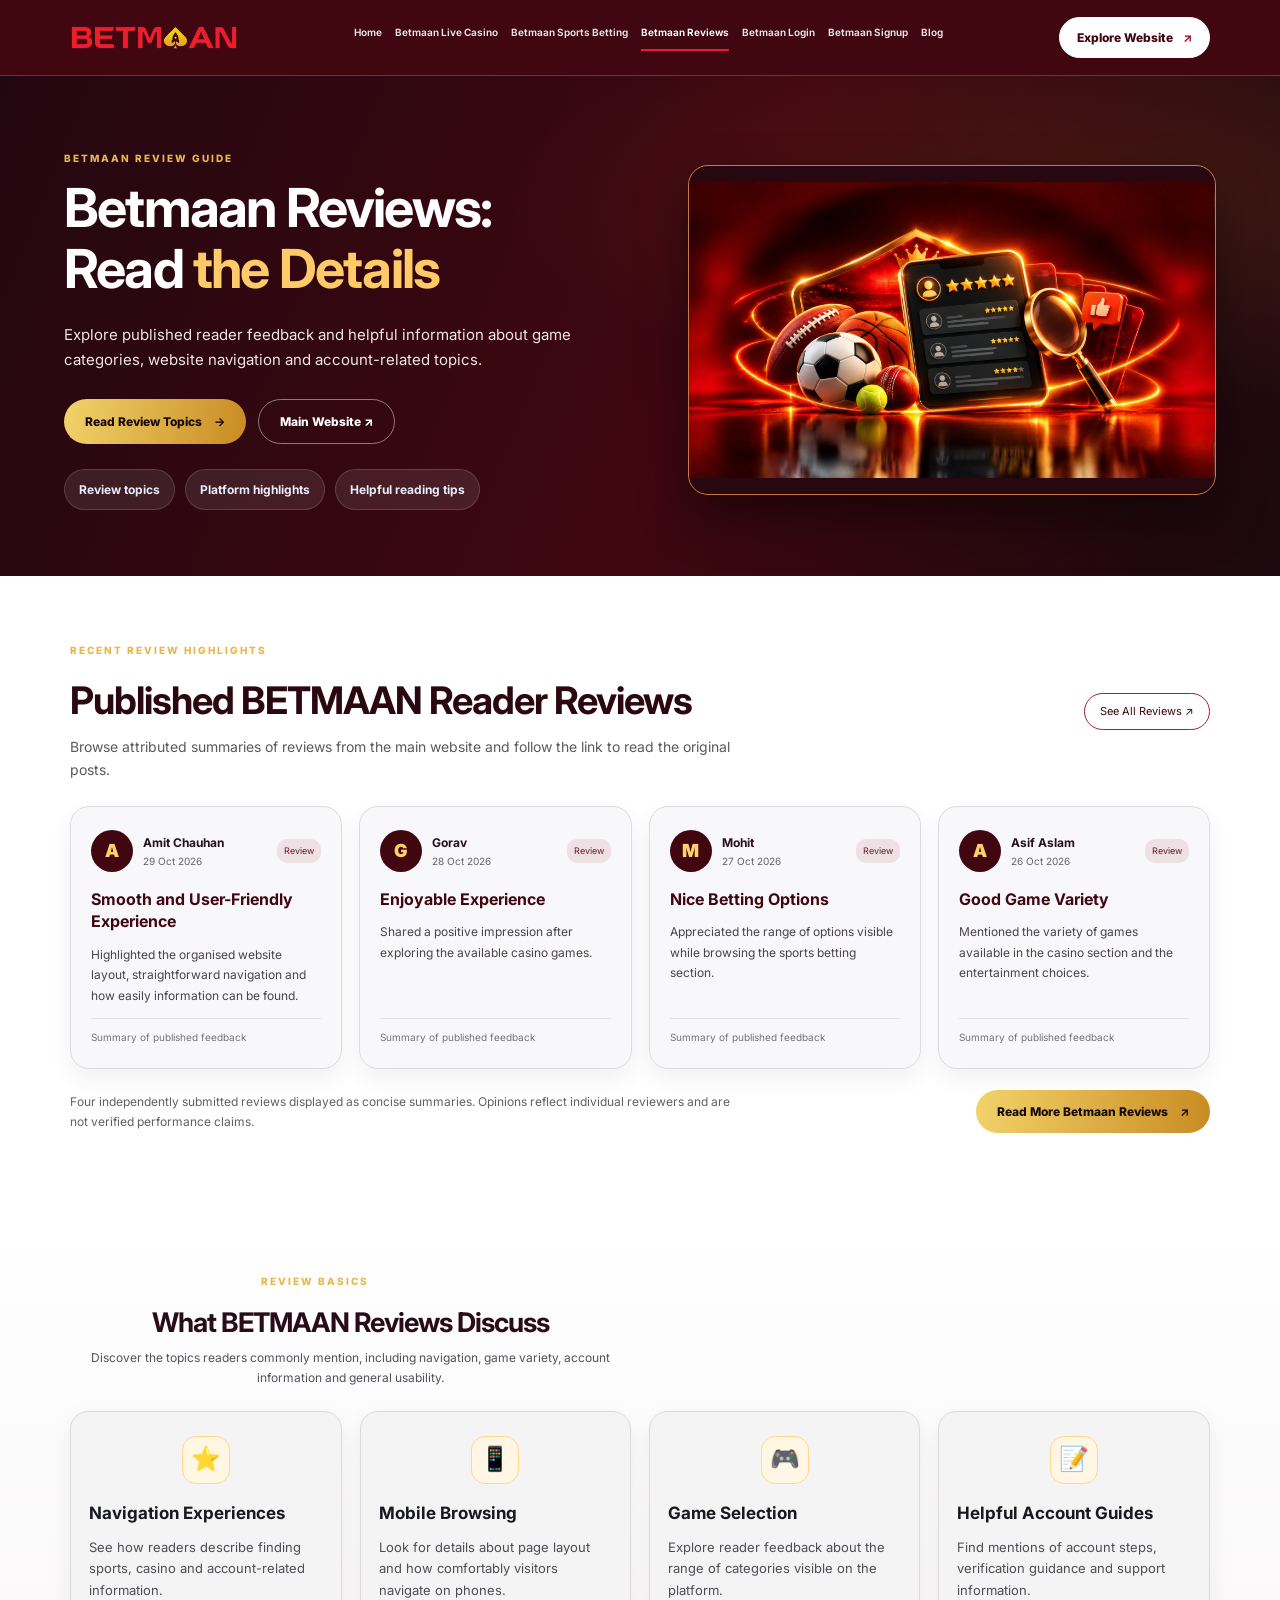
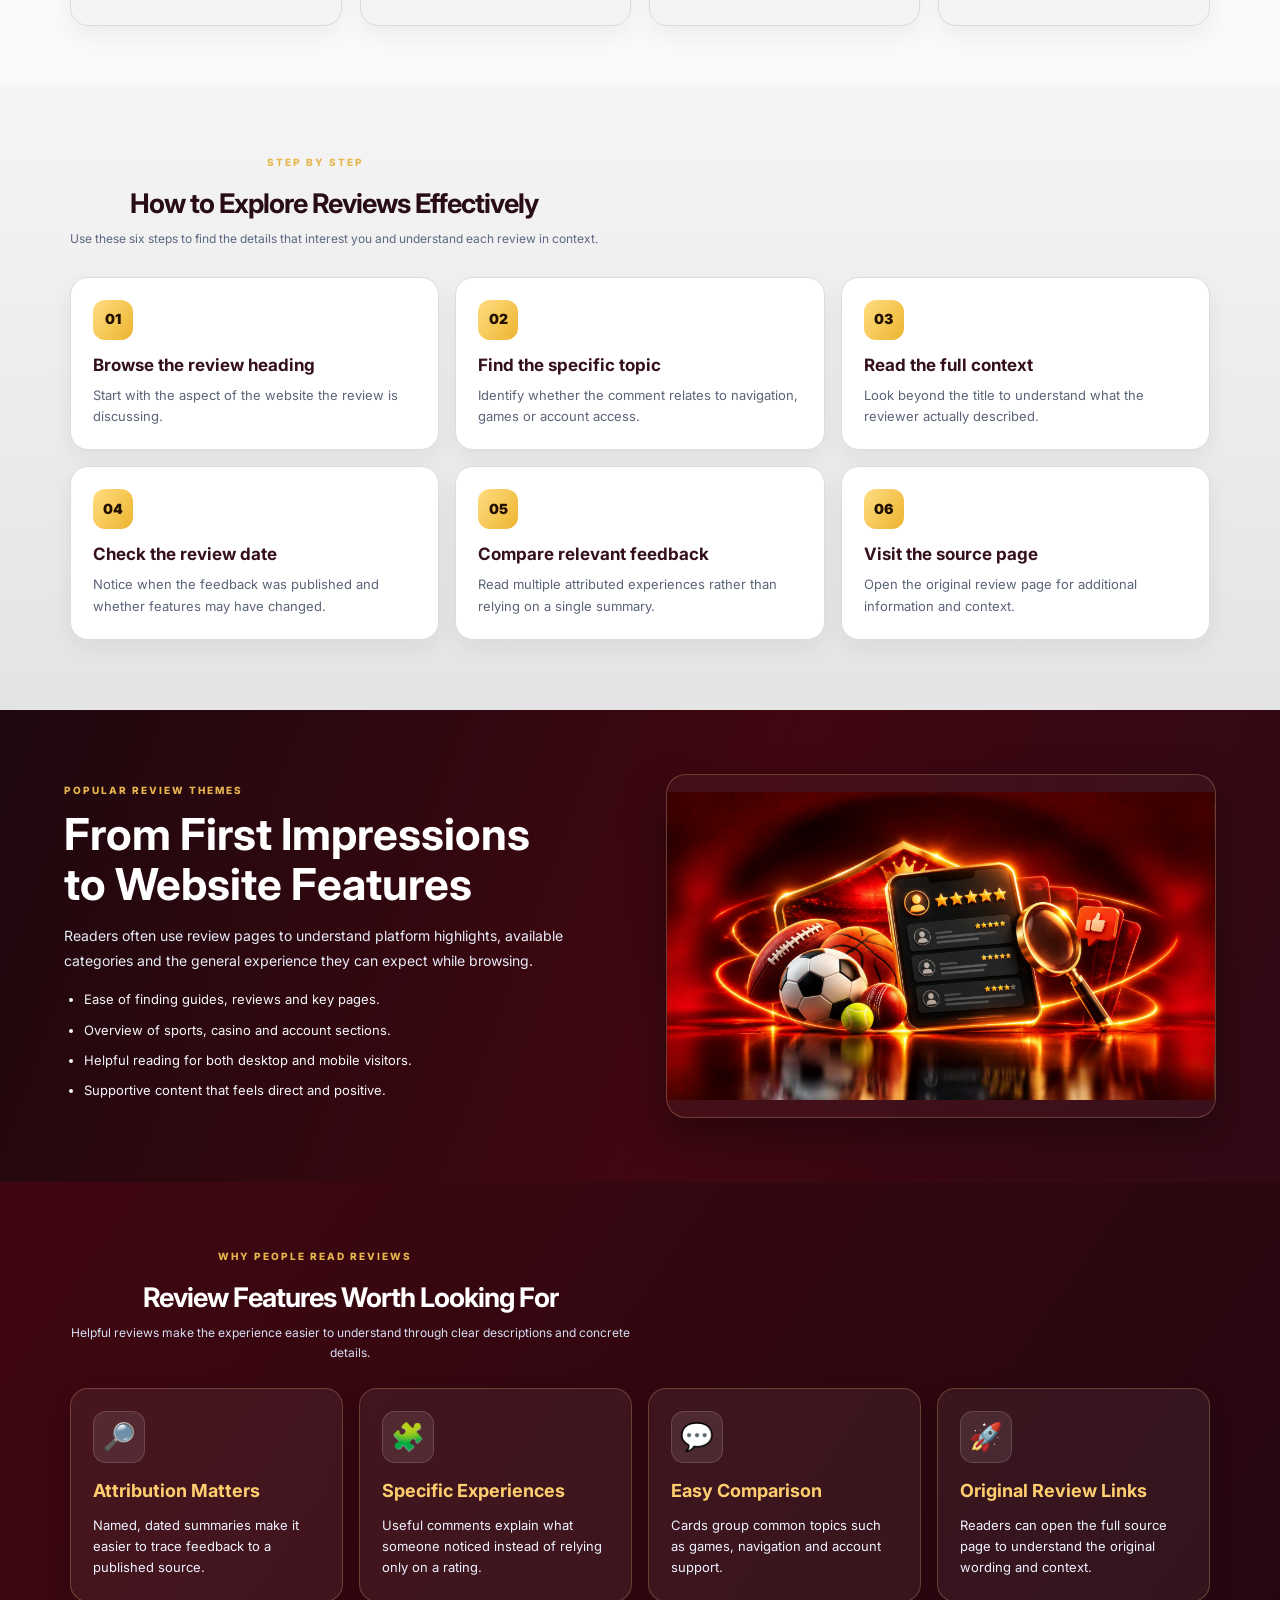
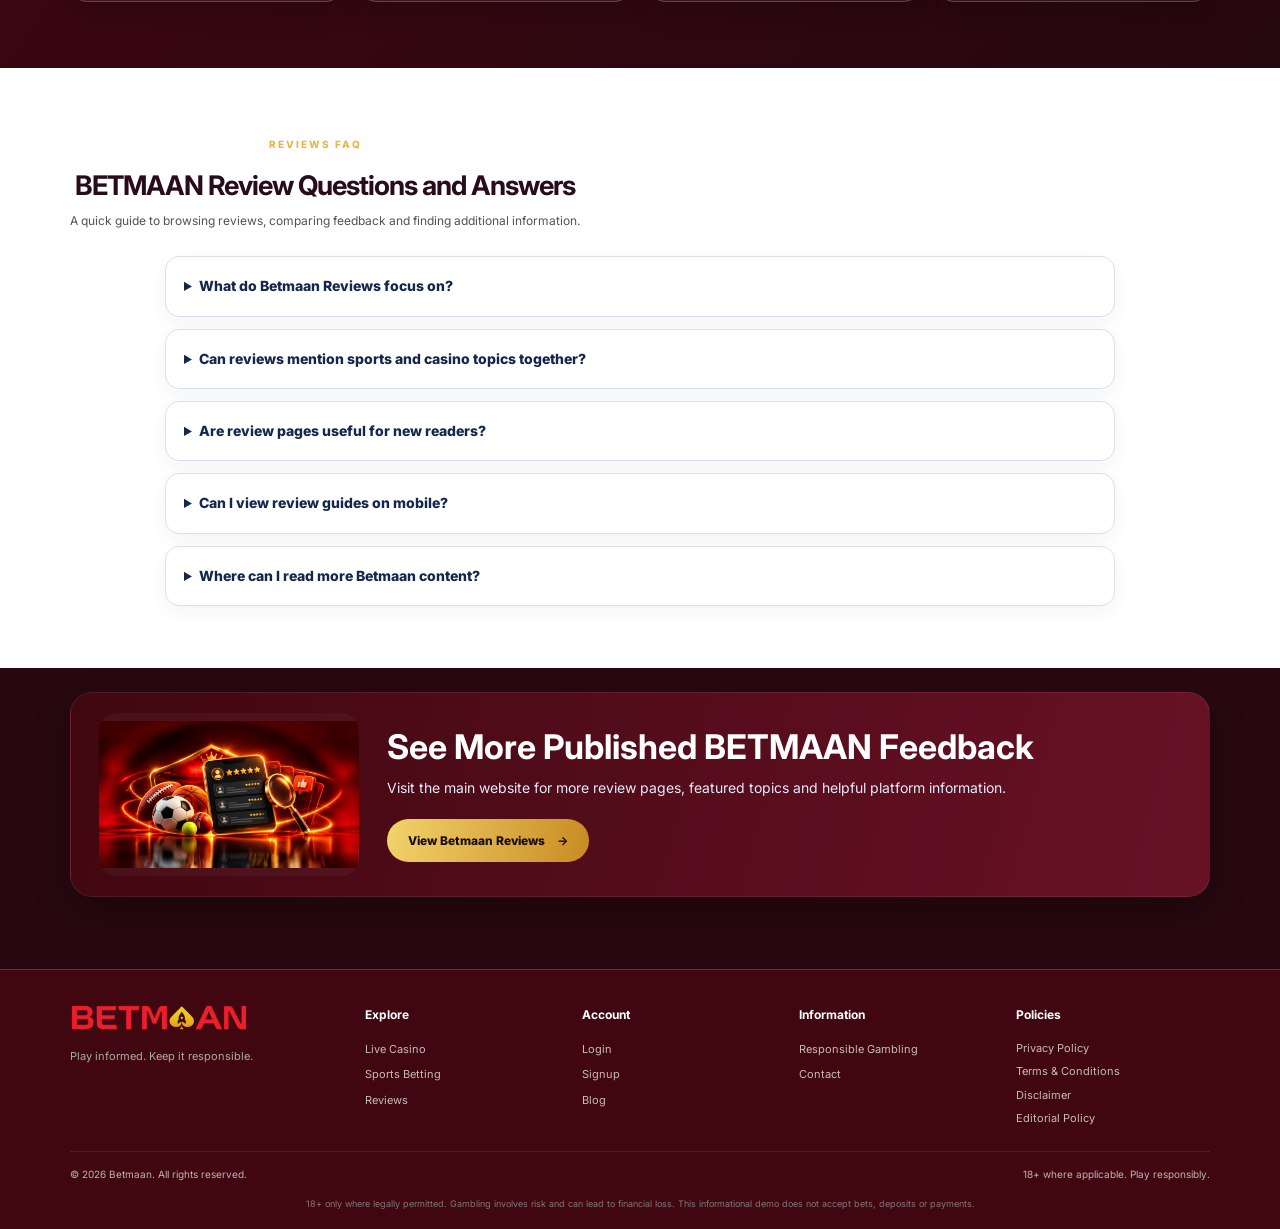
<file: reviews.html>
<!DOCTYPE html>

<html lang="en"><head><meta charset="utf-8"/><meta content="width=device-width,initial-scale=1" name="viewport"/>
<title>Betmaan Reviews Guide | Feedback, Features and Tips</title>
<meta content="Read the Betmaan Reviews guide to explore helpful feedback themes, platform features and practical tips in a clear and positive format." name="description"/>
<link href="https://fonts.googleapis.com" rel="preconnect"/><link crossorigin="" href="https://fonts.gstatic.com" rel="preconnect"/>
<link href="https://fonts.googleapis.com/css2?family=Inter:wght@400;500;600;700;800;900&amp;display=swap" rel="stylesheet"/><link href="styles.css" rel="stylesheet"/><meta name="robots" content="index, follow"><link href="https://betmaan.vercel.app/reviews" rel="canonical"/><meta content="https://betmaanreviews.com/reviews.html" property="og:url"/></head>
<body><header class="header">
<a class="logo" href="index.html"><img alt="BETMAAN" src="assets/betmaan-logo.png"/></a>
<button aria-expanded="false" aria-label="Toggle menu" class="nav-toggle">☰</button>
<nav class="nav"><a href="index.html">Home</a><a href="live-casino.html">Betmaan Live Casino</a><a href="sports-betting.html">Betmaan Sports Betting</a><a class="active" href="reviews.html">Betmaan Reviews</a><a href="login.html">Betmaan Login</a><a href="signup.html">Betmaan Signup</a><a href="blog.html">Blog</a></nav>
<a class="top-cta" href="https://betmaanreviews.com/">Explore Website <b>↗</b></a>
</header><main>
<section class="guide-hero premium-guide-hero topical-hero"><div class="guide-hero-copy"><p class="eyebrow">BETMAAN REVIEW GUIDE</p><h1>Betmaan Reviews: Read <em>the Details</em></h1><p>Explore published reader feedback and helpful information about game categories, website navigation and account-related topics.</p><div class="buttons dual-buttons"><a class="btn gold" href="#review-basics">Read Review Topics <b>→</b></a><a class="btn outline light-outline" href="https://betmaanreviews.com/">Main Website ↗</a></div><div class="hero-tags"><span>Review topics</span><span>Platform highlights</span><span>Helpful reading tips</span></div></div><img alt="Betmaan reviews illustration" src="assets/reviews-page-main.png"/></section><section aria-labelledby="recent-reader-reviews-heading" class="section published-reviews" id="recent-reader-reviews"><div class="published-reviews-inner"><div class="section-title"><div><p class="eyebrow">RECENT REVIEW HIGHLIGHTS</p><h2 id="recent-reader-reviews-heading">Published BETMAAN Reader Reviews</h2><p>Browse attributed summaries of reviews from the main website and follow the link to read the original posts.</p></div><a class="outline-link" href="https://betmaanreviews.com/betmaan-reviews/" rel="noopener noreferrer" target="_blank">See All Reviews ↗</a></div><div class="published-review-grid"><article class="actual-review-card"><div class="review-card-top"><span aria-hidden="true" class="review-avatar">A</span><div><strong>Amit Chauhan</strong><time datetime="2026-10-29">29 Oct 2026</time></div><span class="verified-source" title="Summary sourced from the public review page">Review</span></div><h3>Smooth and User-Friendly Experience</h3><p>Highlighted the organised website layout, straightforward navigation and how easily information can be found.</p><span class="review-card-source">Summary of published feedback</span></article><article class="actual-review-card"><div class="review-card-top"><span aria-hidden="true" class="review-avatar">G</span><div><strong>Gorav</strong><time datetime="2026-10-28">28 Oct 2026</time></div><span class="verified-source" title="Summary sourced from the public review page">Review</span></div><h3>Enjoyable Experience</h3><p>Shared a positive impression after exploring the available casino games.</p><span class="review-card-source">Summary of published feedback</span></article><article class="actual-review-card"><div class="review-card-top"><span aria-hidden="true" class="review-avatar">M</span><div><strong>Mohit</strong><time datetime="2026-10-27">27 Oct 2026</time></div><span class="verified-source" title="Summary sourced from the public review page">Review</span></div><h3>Nice Betting Options</h3><p>Appreciated the range of options visible while browsing the sports betting section.</p><span class="review-card-source">Summary of published feedback</span></article><article class="actual-review-card"><div class="review-card-top"><span aria-hidden="true" class="review-avatar">A</span><div><strong>Asif Aslam</strong><time datetime="2026-10-26">26 Oct 2026</time></div><span class="verified-source" title="Summary sourced from the public review page">Review</span></div><h3>Good Game Variety</h3><p>Mentioned the variety of games available in the casino section and the entertainment choices.</p><span class="review-card-source">Summary of published feedback</span></article></div><div class="published-reviews-footer"><p>Four independently submitted reviews displayed as concise summaries. Opinions reflect individual reviewers and are not verified performance claims.</p><a class="btn gold" href="https://betmaanreviews.com/betmaan-reviews/" rel="noopener noreferrer" target="_blank">Read More Betmaan Reviews <b>↗</b></a></div></div></section>
<section class="section light-guide premium-pillars" id="review-basics"><div class="section-title compact-center"><div><p class="eyebrow">REVIEW BASICS</p><h2>What BETMAAN Reviews Discuss</h2><p>Discover the topics readers commonly mention, including navigation, game variety, account information and general usability.</p></div></div><div class="info-card-grid four-grid"><article class="info-card soft-card"><span aria-hidden="true">⭐</span><h3>Navigation Experiences</h3><p>See how readers describe finding sports, casino and account-related information.</p></article><article class="info-card soft-card"><span aria-hidden="true">📱</span><h3>Mobile Browsing</h3><p>Look for details about page layout and how comfortably visitors navigate on phones.</p></article><article class="info-card soft-card"><span aria-hidden="true">🎮</span><h3>Game Selection</h3><p>Explore reader feedback about the range of categories visible on the platform.</p></article><article class="info-card soft-card"><span aria-hidden="true">📝</span><h3>Helpful Account Guides</h3><p>Find mentions of account steps, verification guidance and support information.</p></article></div></section>
<section class="section premium-steps-section topical-light"><div class="section-title compact-center light-copy"><div><p class="eyebrow">STEP BY STEP</p><h2>How to Explore Reviews Effectively</h2><p>Use these six steps to find the details that interest you and understand each review in context.</p></div></div><div class="premium-steps-grid six-grid"><article><span>01</span><h3>Browse the review heading</h3><p>Start with the aspect of the website the review is discussing.</p></article><article><span>02</span><h3>Find the specific topic</h3><p>Identify whether the comment relates to navigation, games or account access.</p></article><article><span>03</span><h3>Read the full context</h3><p>Look beyond the title to understand what the reviewer actually described.</p></article><article><span>04</span><h3>Check the review date</h3><p>Notice when the feedback was published and whether features may have changed.</p></article><article><span>05</span><h3>Compare relevant feedback</h3><p>Read multiple attributed experiences rather than relying on a single summary.</p></article><article><span>06</span><h3>Visit the source page</h3><p>Open the original review page for additional information and context.</p></article></div></section>
<section class="section premium-split-band topical-split"><div><p class="eyebrow">POPULAR REVIEW THEMES</p><h2>From First Impressions to Website Features</h2><p>Readers often use review pages to understand platform highlights, available categories and the general experience they can expect while browsing.</p><ul class="clean-list"><li>Ease of finding guides, reviews and key pages.</li><li>Overview of sports, casino and account sections.</li><li>Helpful reading for both desktop and mobile visitors.</li><li>Supportive content that feels direct and positive.</li></ul></div><img alt="Betmaan review illustration" loading="lazy" src="assets/reviews-page-main.png"/></section>
<section class="section premium-issues-section topical-features"><div class="section-title compact-center light-copy"><div><p class="eyebrow">WHY PEOPLE READ REVIEWS</p><h2>Review Features Worth Looking For</h2><p>Helpful reviews make the experience easier to understand through clear descriptions and concrete details.</p></div></div><div class="issue-card-grid four-grid"><article><div aria-hidden="true" class="feature-icon">🔎</div><h3>Attribution Matters</h3><p>Named, dated summaries make it easier to trace feedback to a published source.</p></article><article><div aria-hidden="true" class="feature-icon">🧩</div><h3>Specific Experiences</h3><p>Useful comments explain what someone noticed instead of relying only on a rating.</p></article><article><div aria-hidden="true" class="feature-icon">💬</div><h3>Easy Comparison</h3><p>Cards group common topics such as games, navigation and account support.</p></article><article><div aria-hidden="true" class="feature-icon">🚀</div><h3>Original Review Links</h3><p>Readers can open the full source page to understand the original wording and context.</p></article></div></section>
<section class="section light-guide premium-faq-section"><div class="section-title compact-center"><div><p class="eyebrow">REVIEWS FAQ</p><h2>BETMAAN Review Questions and Answers</h2><p>A quick guide to browsing reviews, comparing feedback and finding additional information.</p></div></div><div class="guide-faq premium-faq-list"><details><summary>What do Betmaan Reviews focus on?</summary><p>They focus on feedback themes, platform highlights and useful information that helps readers understand the website better.</p></details><details><summary>Can reviews mention sports and casino topics together?</summary><p>Yes. Many review pages reference more than one area of the platform, including sports, live casino and account guides.</p></details><details><summary>Are review pages useful for new readers?</summary><p>Yes. Review content can provide a simple overview for readers who want a quick introduction.</p></details><details><summary>Can I view review guides on mobile?</summary><p>Yes. The layout is designed to remain readable and visually balanced on smaller screens too.</p></details><details><summary>Where can I read more Betmaan content?</summary><p>You can visit the main Betmaan Reviews website for additional pages, guides and platform topics.</p></details></div></section>
<section class="section premium-cta-banner topical-last"><div class="cta-banner-box"><img alt="Betmaan reviews artwork" loading="lazy" src="assets/reviews-page-main.png"/><div><h2>See More Published BETMAAN Feedback</h2><p>Visit the main website for more review pages, featured topics and helpful platform information.</p><a class="btn gold" href="https://betmaanreviews.com/">View Betmaan Reviews <b>→</b></a></div></div></section></main><footer class="footer"><div class="footer-top"><div><a class="logo" href="index.html"><img alt="BETMAAN" src="assets/betmaan-logo.png"/></a><p>Play informed. Keep it responsible.</p></div><div><h4>Explore</h4><a href="live-casino.html">Live Casino</a><a href="sports-betting.html">Sports Betting</a><a href="reviews.html">Reviews</a></div><div><h4>Account</h4><a href="login.html">Login</a><a href="signup.html">Signup</a><a href="blog.html">Blog</a></div><div><h4>Information</h4><a href="index.html#responsible">Responsible Gambling</a><a href="mailto:hello@betmaanreviews.com">Contact</a></div><div class="footer-policies"><h4>Policies</h4><a href="https://betmaanreviews.com/privacy-policy/" rel="noopener noreferrer" target="_blank">Privacy Policy</a><a href="https://betmaanreviews.com/terms-conditions/" rel="noopener noreferrer" target="_blank">Terms &amp; Conditions</a><a href="https://betmaanreviews.com/disclaimer/" rel="noopener noreferrer" target="_blank">Disclaimer</a><a href="https://betmaanreviews.com/editorial-policy/" rel="noopener noreferrer" target="_blank">Editorial Policy</a></div></div><div class="footer-bottom"><span>© <span id="year"></span> Betmaan. All rights reserved.</span><span>18+ where applicable. Play responsibly.</span></div><p class="disclaimer">18+ only where legally permitted. Gambling involves risk and can lead to financial loss. This informational demo does not accept bets, deposits or payments.</p></footer><script src="script.js"></script></body></html>
</file>
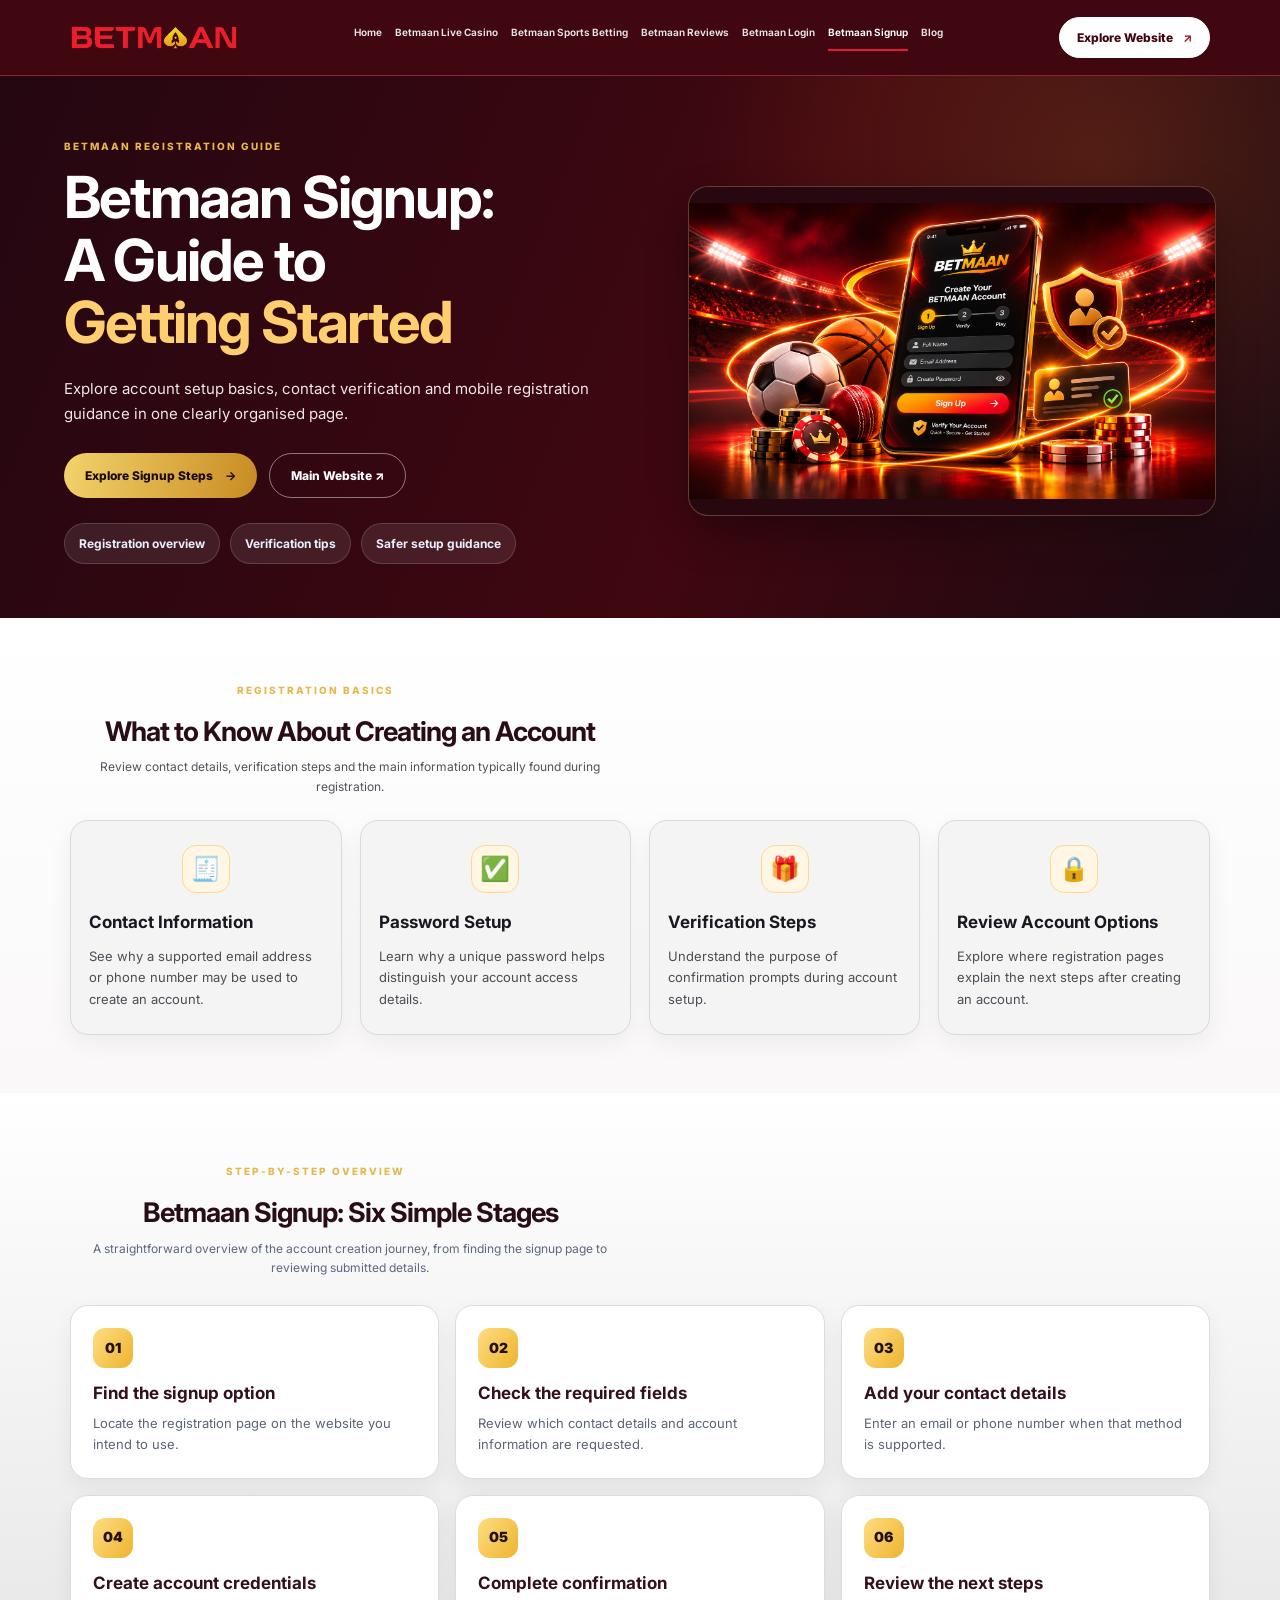
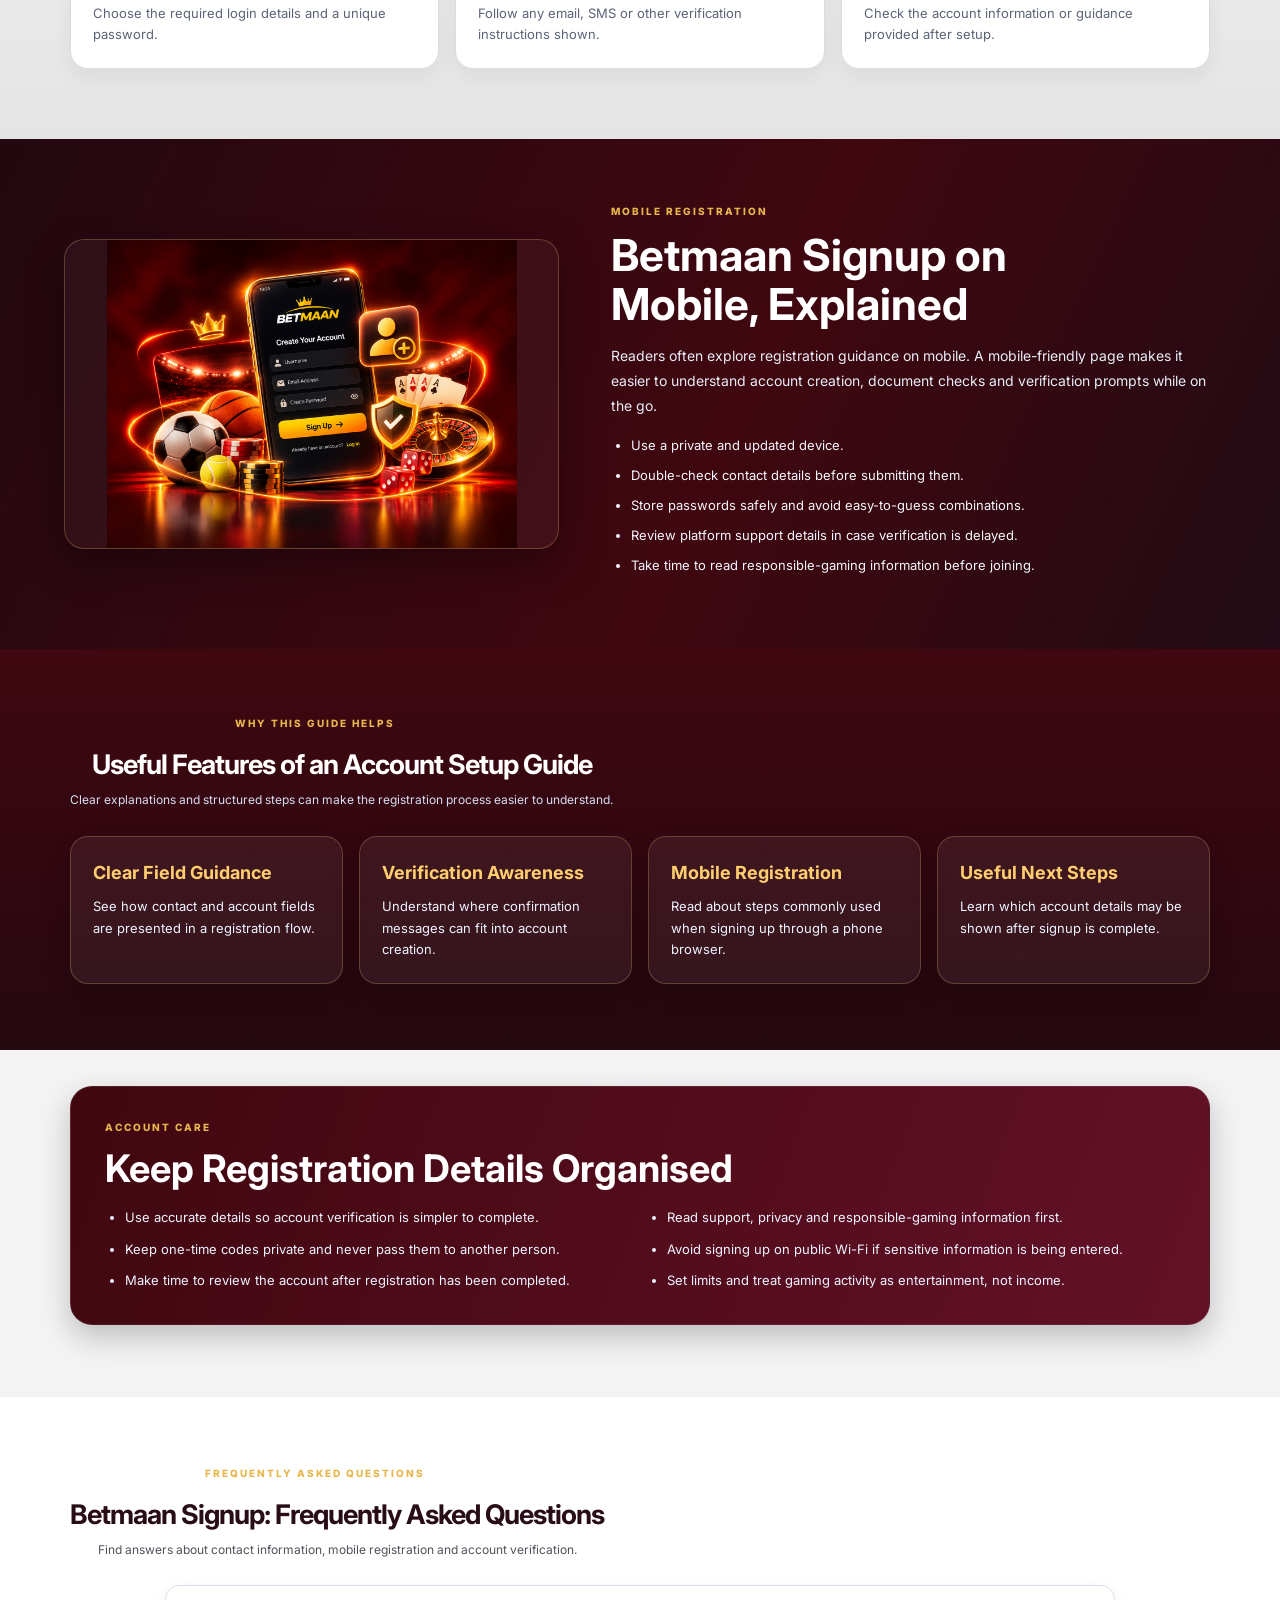
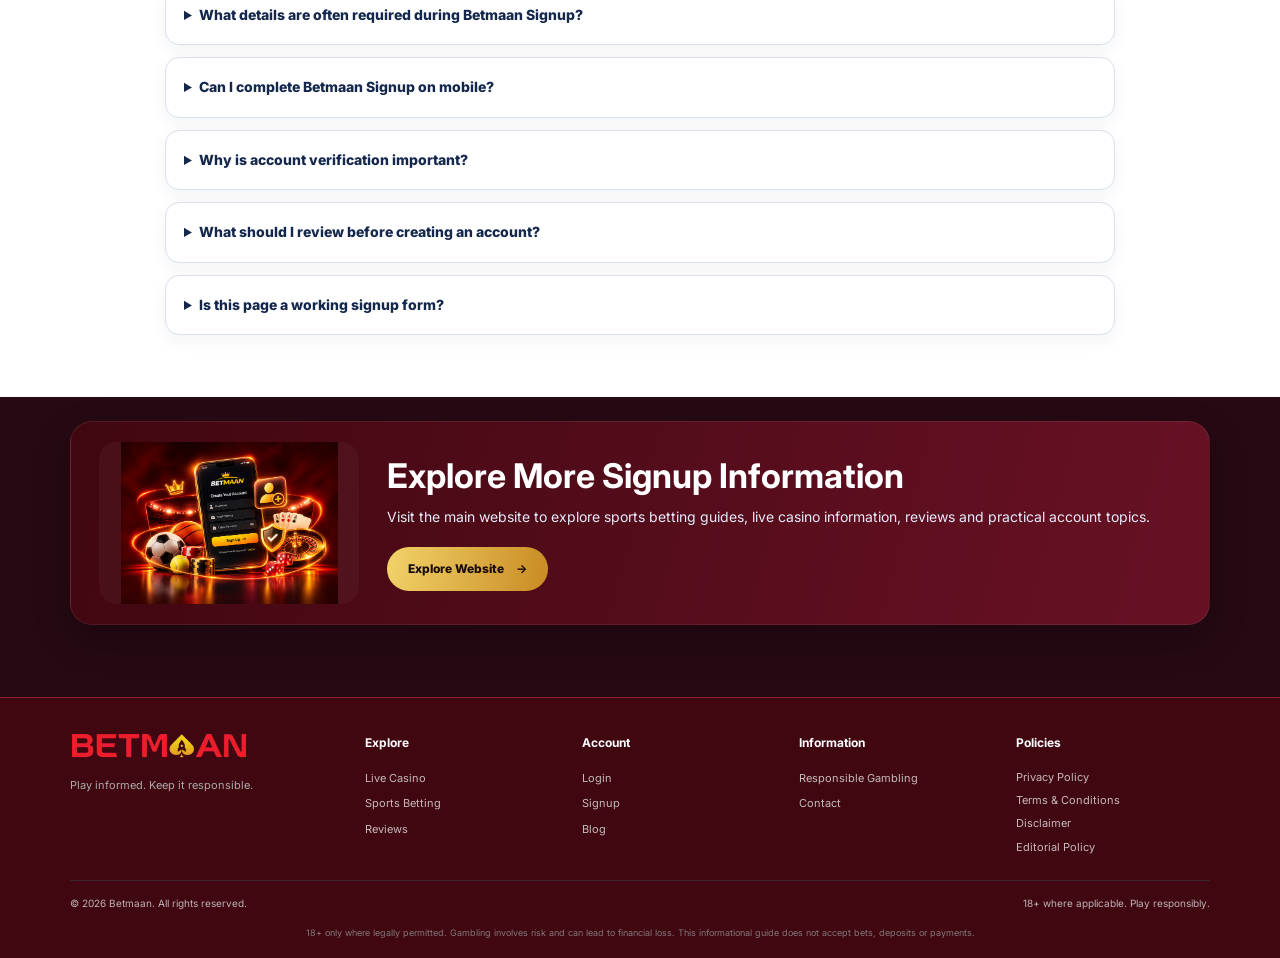
<file: signup.html>
<!DOCTYPE html>

<html lang="en">
<head>
<meta charset="utf-8"/>
<meta content="width=device-width,initial-scale=1" name="viewport"/>
<title>Betmaan Signup Guide | Registration Tips and Account Setup</title>
<meta content="Read the Betmaan Signup guide to understand registration basics, account verification, mobile signup tips and safer account setup information." name="description"/>
<link href="https://fonts.googleapis.com" rel="preconnect"/>
<link crossorigin="" href="https://fonts.gstatic.com" rel="preconnect"/>
<link href="https://fonts.googleapis.com/css2?family=Inter:wght@400;500;600;700;800;900&amp;display=swap" rel="stylesheet"/>
<link href="styles.css" rel="stylesheet"/><meta name="robots" content="index, follow">
<link href="https://betmaan.vercel.app/signup" rel="canonical"/><meta content="https://betmaanreviews.com/signup.html" property="og:url"/></head>
<body>
<header class="header">
<a class="logo" href="index.html"><img alt="BETMAAN" src="assets/betmaan-logo.png"/></a>
<button aria-expanded="false" aria-label="Toggle menu" class="nav-toggle">☰</button>
<nav class="nav">
<a href="index.html">Home</a>
<a href="live-casino.html">Betmaan Live Casino</a>
<a href="sports-betting.html">Betmaan Sports Betting</a>
<a href="reviews.html">Betmaan Reviews</a>
<a href="login.html">Betmaan Login</a>
<a class="active" href="signup.html">Betmaan Signup</a>
<a href="blog.html">Blog</a>
</nav>
<a class="top-cta" href="https://betmaanreviews.com/">Explore Website <b>↗</b></a>
</header>
<main>
<section class="guide-hero premium-guide-hero premium-signup-hero">
<div class="guide-hero-copy">
<p class="eyebrow">BETMAAN REGISTRATION GUIDE</p>
<h1>Betmaan Signup: A Guide to <em>Getting Started</em></h1>
<p>Explore account setup basics, contact verification and mobile registration guidance in one clearly organised page.</p>
<div class="buttons dual-buttons">
<a class="btn gold" href="#signup-overview">Explore Signup Steps <b>→</b></a>
<a class="btn outline light-outline" href="https://betmaanreviews.com/">Main Website ↗</a>
</div>
<div class="hero-tags"><span>Registration overview</span><span>Verification tips</span><span>Safer setup guidance</span></div>
</div>
<img alt="BETMAAN signup illustration with account creation concepts" src="assets/signup-premium-hero.png"/>
</section>
<section class="section light-guide premium-pillars" id="signup-overview">
<div class="section-title compact-center">
<div>
<p class="eyebrow">REGISTRATION BASICS</p>
<h2>What to Know About Creating an Account</h2>
<p>Review contact details, verification steps and the main information typically found during registration.</p>
</div>
</div>
<div class="info-card-grid four-grid">
<article class="info-card soft-card"><span>🧾</span><h3>Contact Information</h3><p>See why a supported email address or phone number may be used to create an account.</p></article>
<article class="info-card soft-card"><span>✅</span><h3>Password Setup</h3><p>Learn why a unique password helps distinguish your account access details.</p></article>
<article class="info-card soft-card"><span>🎁</span><h3>Verification Steps</h3><p>Understand the purpose of confirmation prompts during account setup.</p></article>
<article class="info-card soft-card"><span>🔒</span><h3>Review Account Options</h3><p>Explore where registration pages explain the next steps after creating an account.</p></article>
</div>
</section>
<section class="section premium-steps-section signup-steps-tone">
<div class="section-title compact-center light-copy">
<div>
<p class="eyebrow">STEP-BY-STEP OVERVIEW</p>
<h2>Betmaan Signup: Six Simple Stages</h2>
<p>A straightforward overview of the account creation journey, from finding the signup page to reviewing submitted details.</p>
</div>
</div>
<div class="premium-steps-grid six-grid">
<article><span>01</span><h3>Find the signup option</h3><p>Locate the registration page on the website you intend to use.</p></article>
<article><span>02</span><h3>Check the required fields</h3><p>Review which contact details and account information are requested.</p></article>
<article><span>03</span><h3>Add your contact details</h3><p>Enter an email or phone number when that method is supported.</p></article>
<article><span>04</span><h3>Create account credentials</h3><p>Choose the required login details and a unique password.</p></article>
<article><span>05</span><h3>Complete confirmation</h3><p>Follow any email, SMS or other verification instructions shown.</p></article>
<article><span>06</span><h3>Review the next steps</h3><p>Check the account information or guidance provided after setup.</p></article>
</div>
</section>
<section class="section premium-split-band reverse-band">
<img alt="BETMAAN signup themed illustration for mobile use" src="assets/signup-premium-support.png"/>
<div>
<p class="eyebrow">MOBILE REGISTRATION</p>
<h2>Betmaan Signup on Mobile, Explained</h2>
<p>Readers often explore registration guidance on mobile. A mobile-friendly page makes it easier to understand account creation, document checks and verification prompts while on the go.</p>
<ul class="clean-list">
<li>Use a private and updated device.</li>
<li>Double-check contact details before submitting them.</li>
<li>Store passwords safely and avoid easy-to-guess combinations.</li>
<li>Review platform support details in case verification is delayed.</li>
<li>Take time to read responsible-gaming information before joining.</li>
</ul>
</div>
</section>
<section class="section premium-issues-section signup-feature-tone">
<div class="section-title compact-center light-copy">
<div>
<p class="eyebrow">WHY THIS GUIDE HELPS</p>
<h2>Useful Features of an Account Setup Guide</h2>
<p>Clear explanations and structured steps can make the registration process easier to understand.</p>
</div>
</div>
<div class="issue-card-grid four-grid">
<article><h3>Clear Field Guidance</h3><p>See how contact and account fields are presented in a registration flow.</p></article>
<article><h3>Verification Awareness</h3><p>Understand where confirmation messages can fit into account creation.</p></article>
<article><h3>Mobile Registration</h3><p>Read about steps commonly used when signing up through a phone browser.</p></article>
<article><h3>Useful Next Steps</h3><p>Learn which account details may be shown after signup is complete.</p></article>
</div>
</section>
<section class="section premium-security-panel light-variation">
<div class="security-box">
<p class="eyebrow">ACCOUNT CARE</p>
<h2>Keep Registration Details Organised</h2>
<ul class="two-col-list">
<li>Use accurate details so account verification is simpler to complete.</li>
<li>Read support, privacy and responsible-gaming information first.</li>
<li>Keep one-time codes private and never pass them to another person.</li>
<li>Avoid signing up on public Wi-Fi if sensitive information is being entered.</li>
<li>Make time to review the account after registration has been completed.</li>
<li>Set limits and treat gaming activity as entertainment, not income.</li>
</ul>
</div>
</section>
<section class="section light-guide premium-faq-section">
<div class="section-title compact-center">
<div>
<p class="eyebrow">FREQUENTLY ASKED QUESTIONS</p>
<h2>Betmaan Signup: Frequently Asked Questions</h2>
<p>Find answers about contact information, mobile registration and account verification.</p>
</div>
</div>
<div class="guide-faq premium-faq-list">
<details><summary>What details are often required during Betmaan Signup?</summary><p>Many services request a phone number or email, a password and sometimes additional identity-related details.</p></details>
<details><summary>Can I complete Betmaan Signup on mobile?</summary><p>In many cases, yes. A mobile browser can be used to review the registration steps, provided the official website supports it.</p></details>
<details><summary>Why is account verification important?</summary><p>Verification helps confirm account ownership and may be part of the platform's internal requirements.</p></details>
<details><summary>What should I review before creating an account?</summary><p>Review platform information, support channels, policies, age requirements and responsible-gaming guidance.</p></details>
<details><summary>Is this page a working signup form?</summary><p>No. This page is an informational guide designed to explain the process in a clear and simple way.</p></details>
</div>
</section>
<section class="section premium-cta-banner">
<div class="cta-banner-box">
<img alt="Account verification illustration" src="assets/signup-premium-support.png"/>
<div>
<h2>Explore More Signup Information</h2>
<p>Visit the main website to explore sports betting guides, live casino information, reviews and practical account topics.</p>
<a class="btn gold" href="https://betmaanreviews.com/">Explore Website <b>→</b></a>
</div>
</div>
</section>
</main>
<footer class="footer">
<div class="footer-top">
<div><a class="logo" href="index.html"><img alt="BETMAAN" src="assets/betmaan-logo.png"/></a><p>Play informed. Keep it responsible.</p></div>
<div><h4>Explore</h4><a href="live-casino.html">Live Casino</a><a href="sports-betting.html">Sports Betting</a><a href="reviews.html">Reviews</a></div>
<div><h4>Account</h4><a href="login.html">Login</a><a href="signup.html">Signup</a><a href="blog.html">Blog</a></div>
<div><h4>Information</h4><a href="index.html#responsible">Responsible Gambling</a><a href="mailto:hello@betmaanreviews.com">Contact</a></div>
<div class="footer-policies"><h4>Policies</h4><a href="https://betmaanreviews.com/privacy-policy/" rel="noopener noreferrer" target="_blank">Privacy Policy</a><a href="https://betmaanreviews.com/terms-conditions/" rel="noopener noreferrer" target="_blank">Terms &amp; Conditions</a><a href="https://betmaanreviews.com/disclaimer/" rel="noopener noreferrer" target="_blank">Disclaimer</a><a href="https://betmaanreviews.com/editorial-policy/" rel="noopener noreferrer" target="_blank">Editorial Policy</a></div></div>
<div class="footer-bottom"><span>© <span id="year"></span> Betmaan. All rights reserved.</span><span>18+ where applicable. Play responsibly.</span></div>
<p class="disclaimer">18+ only where legally permitted. Gambling involves risk and can lead to financial loss. This informational guide does not accept bets, deposits or payments.</p>
</footer>
<script src="script.js"></script>
</body>
</html>
</file>
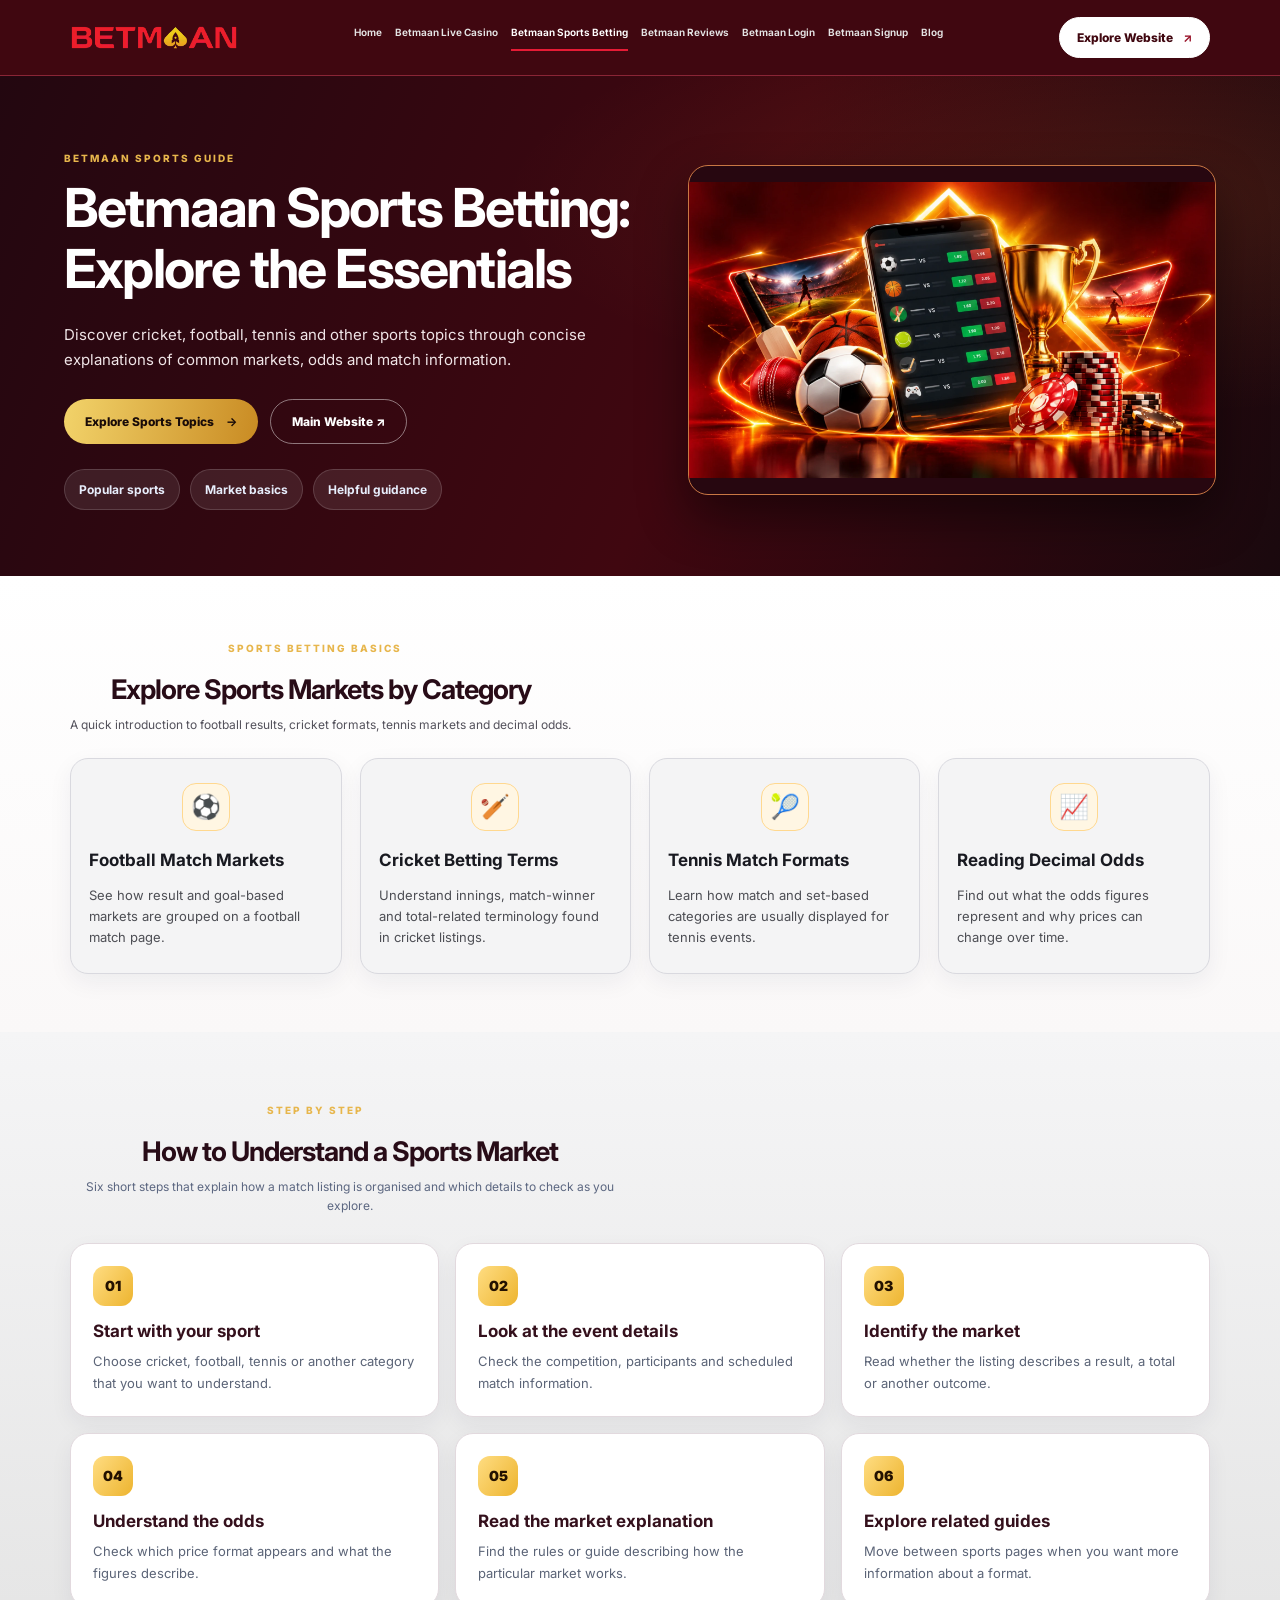
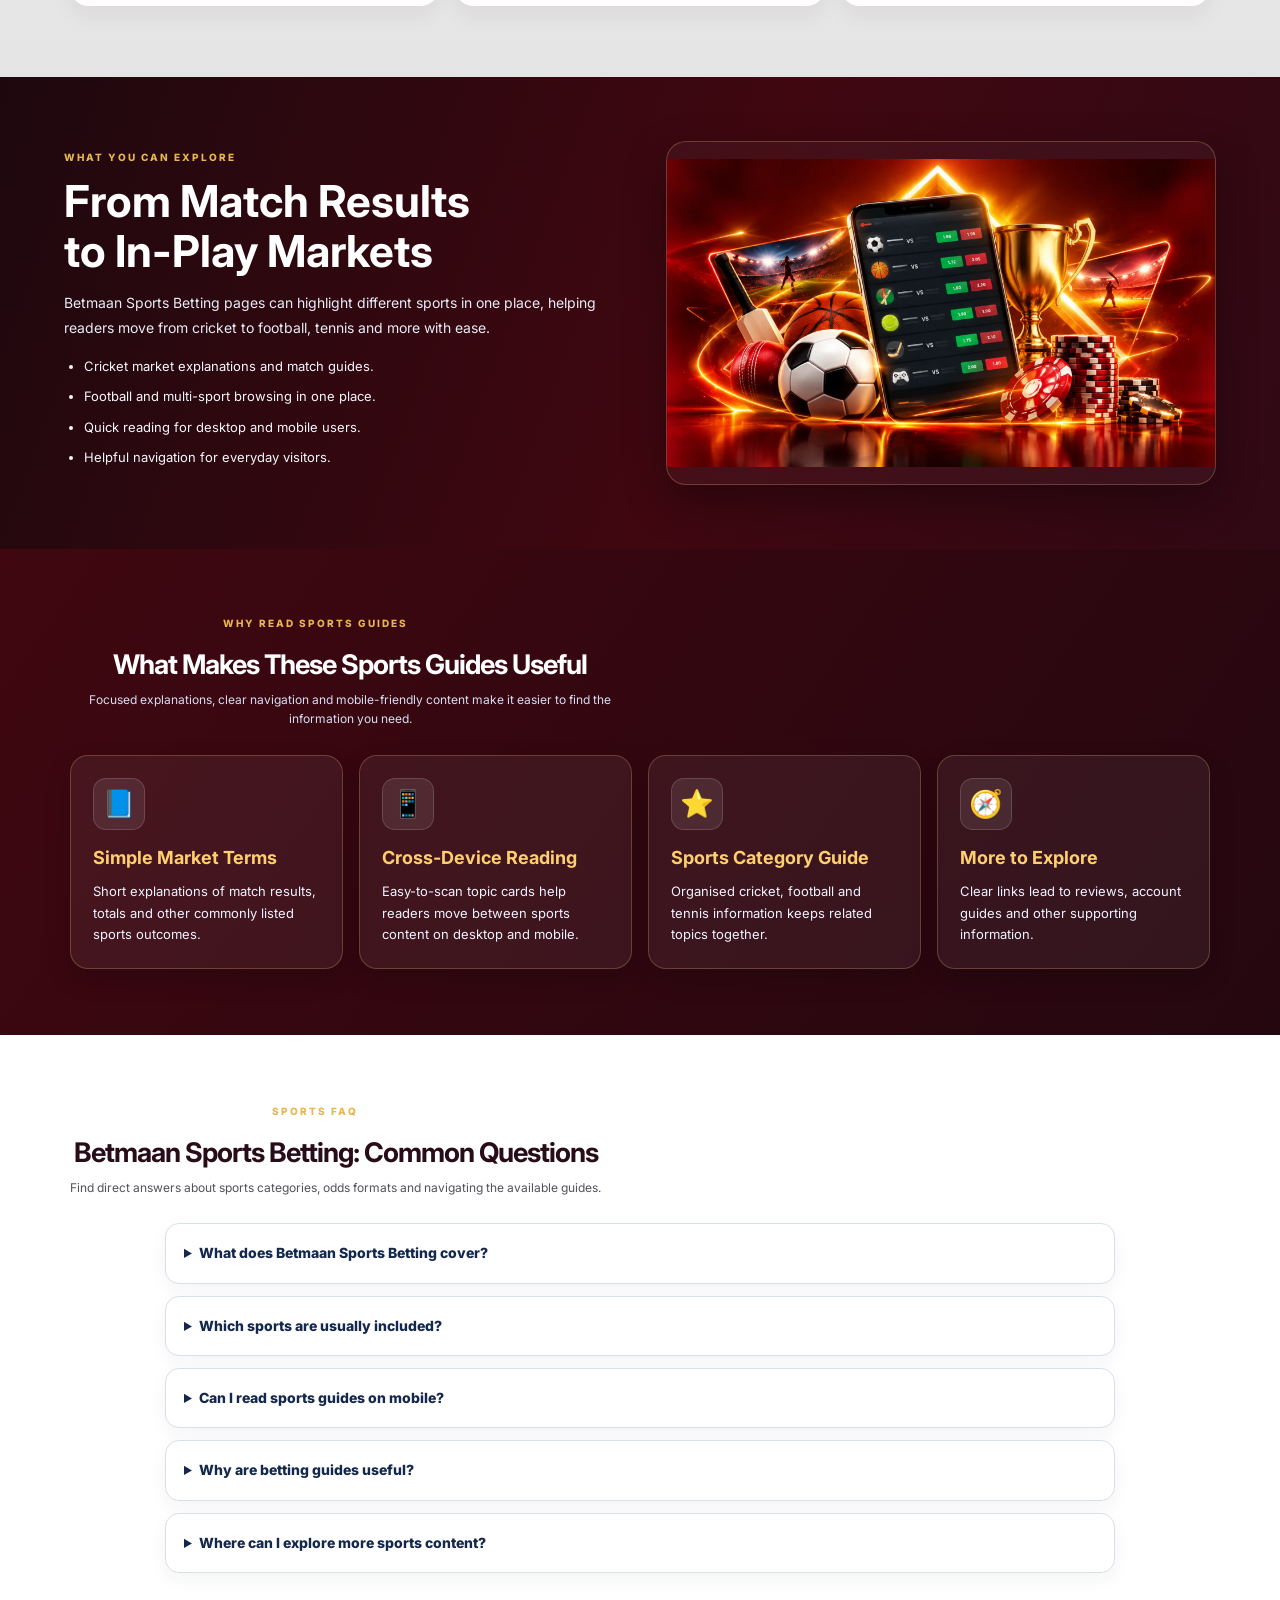
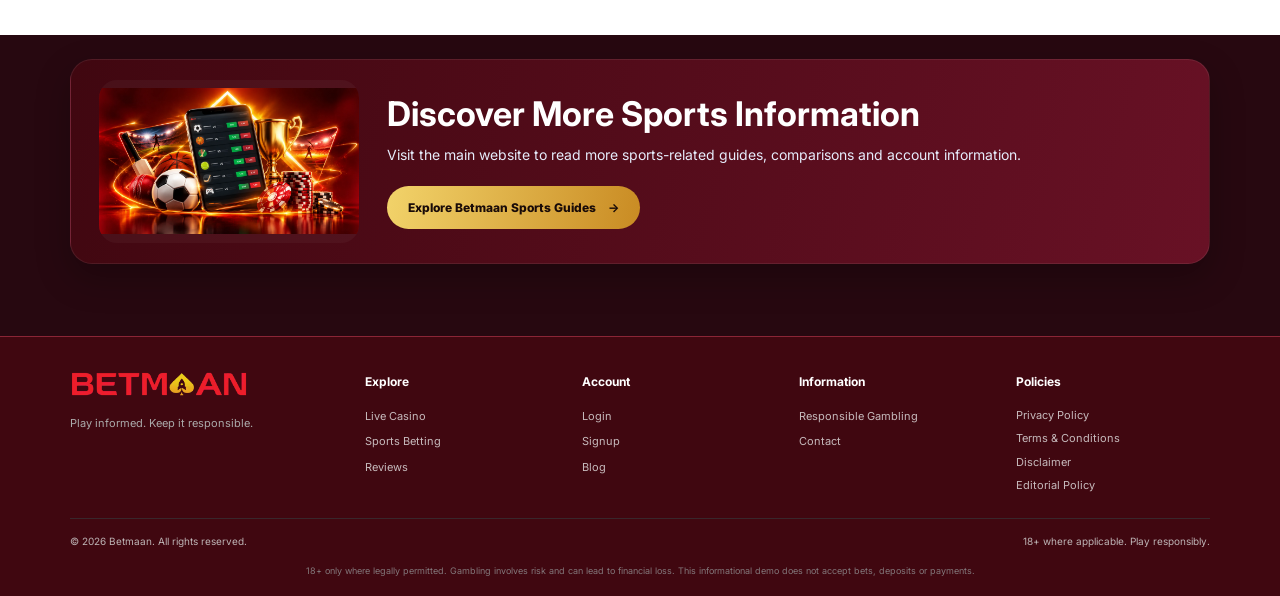
<file: sports-betting.html>
<!DOCTYPE html>

<html lang="en"><head><meta charset="utf-8"/><meta content="width=device-width,initial-scale=1" name="viewport"/>
<title>Betmaan Sports Betting Guide | Markets, Odds and Tips</title>
<meta content="Explore the Betmaan Sports Betting guide for market basics, odds, popular sports and practical tips presented in a clear and positive way." name="description"/>
<link href="https://fonts.googleapis.com" rel="preconnect"/><link crossorigin="" href="https://fonts.gstatic.com" rel="preconnect"/>
<link href="https://fonts.googleapis.com/css2?family=Inter:wght@400;500;600;700;800;900&amp;display=swap" rel="stylesheet"/><link href="styles.css" rel="stylesheet"/><meta name="robots" content="index, follow"><link href="https://betmaan.vercel.app/sports-betting" rel="canonical"/><meta content="https://betmaanreviews.com/sports-betting.html" property="og:url"/></head>
<body><header class="header">
<a class="logo" href="index.html"><img alt="BETMAAN" src="assets/betmaan-logo.png"/></a>
<button aria-expanded="false" aria-label="Toggle menu" class="nav-toggle">☰</button>
<nav class="nav"><a href="index.html">Home</a><a href="live-casino.html">Betmaan Live Casino</a><a class="active" href="sports-betting.html">Betmaan Sports Betting</a><a href="reviews.html">Betmaan Reviews</a><a href="login.html">Betmaan Login</a><a href="signup.html">Betmaan Signup</a><a href="blog.html">Blog</a></nav>
<a class="top-cta" href="https://betmaanreviews.com/">Explore Website <b>↗</b></a>
</header><main>
<section class="guide-hero premium-guide-hero topical-hero"><div class="guide-hero-copy"><p class="eyebrow">BETMAAN SPORTS GUIDE</p><h1>Betmaan Sports Betting: Explore the Essentials</h1><p>Discover cricket, football, tennis and other sports topics through concise explanations of common markets, odds and match information.</p><div class="buttons dual-buttons"><a class="btn gold" href="#sports-basics">Explore Sports Topics <b>→</b></a><a class="btn outline light-outline" href="https://betmaanreviews.com/">Main Website ↗</a></div><div class="hero-tags"><span>Popular sports</span><span>Market basics</span><span>Helpful guidance</span></div></div><img alt="Betmaan sports betting illustration" src="assets/sports-page-main.webp"/></section>
<section class="section light-guide premium-pillars" id="sports-basics"><div class="section-title compact-center"><div><p class="eyebrow">SPORTS BETTING BASICS</p><h2>Explore Sports Markets by Category</h2><p>A quick introduction to football results, cricket formats, tennis markets and decimal odds.</p></div></div><div class="info-card-grid four-grid"><article class="info-card soft-card"><span aria-hidden="true">⚽</span><h3>Football Match Markets</h3><p>See how result and goal-based markets are grouped on a football match page.</p></article><article class="info-card soft-card"><span aria-hidden="true">🏏</span><h3>Cricket Betting Terms</h3><p>Understand innings, match-winner and total-related terminology found in cricket listings.</p></article><article class="info-card soft-card"><span aria-hidden="true">🎾</span><h3>Tennis Match Formats</h3><p>Learn how match and set-based categories are usually displayed for tennis events.</p></article><article class="info-card soft-card"><span aria-hidden="true">📈</span><h3>Reading Decimal Odds</h3><p>Find out what the odds figures represent and why prices can change over time.</p></article></div></section>
<section class="section premium-steps-section topical-light"><div class="section-title compact-center light-copy"><div><p class="eyebrow">STEP BY STEP</p><h2>How to Understand a Sports Market</h2><p>Six short steps that explain how a match listing is organised and which details to check as you explore.</p></div></div><div class="premium-steps-grid six-grid"><article><span>01</span><h3>Start with your sport</h3><p>Choose cricket, football, tennis or another category that you want to understand.</p></article><article><span>02</span><h3>Look at the event details</h3><p>Check the competition, participants and scheduled match information.</p></article><article><span>03</span><h3>Identify the market</h3><p>Read whether the listing describes a result, a total or another outcome.</p></article><article><span>04</span><h3>Understand the odds</h3><p>Check which price format appears and what the figures describe.</p></article><article><span>05</span><h3>Read the market explanation</h3><p>Find the rules or guide describing how the particular market works.</p></article><article><span>06</span><h3>Explore related guides</h3><p>Move between sports pages when you want more information about a format.</p></article></div></section>
<section class="section premium-split-band topical-split"><div><p class="eyebrow">WHAT YOU CAN EXPLORE</p><h2>From Match Results to In-Play Markets</h2><p>Betmaan Sports Betting pages can highlight different sports in one place, helping readers move from cricket to football, tennis and more with ease.</p><ul class="clean-list"><li>Cricket market explanations and match guides.</li><li>Football and multi-sport browsing in one place.</li><li>Quick reading for desktop and mobile users.</li><li>Helpful navigation for everyday visitors.</li></ul></div><img alt="Sports betting phone illustration" loading="lazy" src="assets/sports-page-main.webp"/></section>
<section class="section premium-issues-section topical-features"><div class="section-title compact-center light-copy"><div><p class="eyebrow">WHY READ SPORTS GUIDES</p><h2>What Makes These Sports Guides Useful</h2><p>Focused explanations, clear navigation and mobile-friendly content make it easier to find the information you need.</p></div></div><div class="issue-card-grid four-grid"><article><div aria-hidden="true" class="feature-icon">📘</div><h3>Simple Market Terms</h3><p>Short explanations of match results, totals and other commonly listed sports outcomes.</p></article><article><div aria-hidden="true" class="feature-icon">📱</div><h3>Cross-Device Reading</h3><p>Easy-to-scan topic cards help readers move between sports content on desktop and mobile.</p></article><article><div aria-hidden="true" class="feature-icon">⭐</div><h3>Sports Category Guide</h3><p>Organised cricket, football and tennis information keeps related topics together.</p></article><article><div aria-hidden="true" class="feature-icon">🧭</div><h3>More to Explore</h3><p>Clear links lead to reviews, account guides and other supporting information.</p></article></div></section>
<section class="section light-guide premium-faq-section"><div class="section-title compact-center"><div><p class="eyebrow">SPORTS FAQ</p><h2>Betmaan Sports Betting: Common Questions</h2><p>Find direct answers about sports categories, odds formats and navigating the available guides.</p></div></div><div class="guide-faq premium-faq-list"><details><summary>What does Betmaan Sports Betting cover?</summary><p>It covers sports-related page information such as markets, odds, sporting categories and browsing tips.</p></details><details><summary>Which sports are usually included?</summary><p>Readers often look for cricket, football, tennis and other popular sports categories.</p></details><details><summary>Can I read sports guides on mobile?</summary><p>Yes. The layout is designed to stay clear and useful on phones as well as larger screens.</p></details><details><summary>Why are betting guides useful?</summary><p>They help readers understand market terms and explore the platform more comfortably.</p></details><details><summary>Where can I explore more sports content?</summary><p>You can continue to the main Betmaan Reviews website for additional sports topics and updates.</p></details></div></section>
<section class="section premium-cta-banner topical-last"><div class="cta-banner-box"><img alt="Betmaan sports illustration" loading="lazy" src="assets/sports-page-main.webp"/><div><h2>Discover More Sports Information</h2><p>Visit the main website to read more sports-related guides, comparisons and account information.</p><a class="btn gold" href="https://betmaanreviews.com/">Explore Betmaan Sports Guides <b>→</b></a></div></div></section></main><footer class="footer"><div class="footer-top"><div><a class="logo" href="index.html"><img alt="BETMAAN" src="assets/betmaan-logo.png"/></a><p>Play informed. Keep it responsible.</p></div><div><h4>Explore</h4><a href="live-casino.html">Live Casino</a><a href="sports-betting.html">Sports Betting</a><a href="reviews.html">Reviews</a></div><div><h4>Account</h4><a href="login.html">Login</a><a href="signup.html">Signup</a><a href="blog.html">Blog</a></div><div><h4>Information</h4><a href="index.html#responsible">Responsible Gambling</a><a href="mailto:hello@betmaanreviews.com">Contact</a></div><div class="footer-policies"><h4>Policies</h4><a href="https://betmaanreviews.com/privacy-policy/" rel="noopener noreferrer" target="_blank">Privacy Policy</a><a href="https://betmaanreviews.com/terms-conditions/" rel="noopener noreferrer" target="_blank">Terms &amp; Conditions</a><a href="https://betmaanreviews.com/disclaimer/" rel="noopener noreferrer" target="_blank">Disclaimer</a><a href="https://betmaanreviews.com/editorial-policy/" rel="noopener noreferrer" target="_blank">Editorial Policy</a></div></div><div class="footer-bottom"><span>© <span id="year"></span> Betmaan. All rights reserved.</span><span>18+ where applicable. Play responsibly.</span></div><p class="disclaimer">18+ only where legally permitted. Gambling involves risk and can lead to financial loss. This informational demo does not accept bets, deposits or payments.</p></footer><script src="script.js"></script></body></html>
</file>
<file: styles.css>
:root{--wine:#400710;--light:#E4E4E4;--white:#FFFFFF;--black:#111318;--red:#b51d31;--gold:#e7b64c;--muted:#bdb4b5}
*{box-sizing:border-box}html{scroll-behavior:smooth;scroll-padding-top:85px}body{margin:0;background:var(--black);color:var(--white);font-family:Inter,Arial,sans-serif;line-height:1.6}a{color:inherit;text-decoration:none}.header{height:76px;padding:0 5.5%;display:flex;align-items:center;justify-content:space-between;position:sticky;top:0;z-index:20;background:rgba(17,19,24,.96);border-bottom:1px solid #6b1522;backdrop-filter:blur(14px)}.logo{font-weight:900;font-size:27px;letter-spacing:-1.5px;color:#e51b35}.logo span{color:#fff}.nav{display:flex;gap:21px;font-size:11px;font-weight:650}.nav a{color:#e4e4e4;white-space:nowrap}.nav a:hover,.nav a.active{color:white;border-bottom:2px solid #e51b35;padding-bottom:9px}.top-cta{background:var(--wine);border:1px solid #9b2639;border-radius:25px;padding:10px 17px;font-size:11px;font-weight:800}.top-cta b{margin-left:7px;color:var(--gold)}.nav-toggle{display:none;background:none;border:0;color:white;font-size:24px}
.eyebrow{font-size:10px;letter-spacing:2px;font-weight:800;color:var(--gold);margin:0 0 12px}.home-hero{min-height:550px;position:relative;display:flex;align-items:center;padding:65px 6%;overflow:hidden;background:radial-gradient(ellipse at 70% 48%,#5c0d19,#1b0509 52%,var(--black))}.hero-copy{position:relative;z-index:2;max-width:550px}.home-hero h1,.page-hero h1,.auth-art h1{font-size:clamp(38px,5vw,60px);line-height:1.08;letter-spacing:-2px;margin:0 0 18px;font-weight:900}.home-hero h1 em,.page-hero h1 em,.auth-art h1 em,.split h2 em,.trust h2 em{font-style:normal;color:var(--gold)}.hero-copy>p:not(.eyebrow){font-size:14px;color:var(--light);max-width:450px}.hero-img{position:absolute;right:0;top:0;width:59%;height:100%;background:url('assets/hero-casino.jpg') center/cover;opacity:.8;mix-blend-mode:screen;mask-image:linear-gradient(90deg,transparent,#000 24%)}.buttons{display:flex;gap:13px;flex-wrap:wrap;margin:25px 0}.btn{display:inline-flex;align-items:center;gap:12px;border:0;border-radius:28px;padding:12px 21px;font-size:12px;font-weight:800;cursor:pointer;transition:.2s}.btn:hover{transform:translateY(-2px);filter:brightness(1.1)}.btn.red{background:linear-gradient(100deg,#d71932,#760b1c);color:white}.btn.gold{background:linear-gradient(100deg,#f2d36a,#c98b23);color:#190b08}.btn.outline,.outline-link{border:1px solid var(--gold);color:var(--gold);background:transparent}.note{font-size:10px;color:#c9bfc0}.section{padding:58px 5.5%;}.section-title{display:flex;justify-content:space-between;align-items:end;gap:20px;margin-bottom:24px}.section-title h2,.center-heading h2{font-size:27px;letter-spacing:-1px;margin:0 0 4px}.section-title p:not(.eyebrow){color:var(--muted);font-size:12px;margin:0}.outline-link{border-radius:24px;padding:9px 15px;font-size:11px;white-space:nowrap}.reviews-preview{background:linear-gradient(180deg,#130407,#111318)}.review-row{display:grid;grid-template-columns:repeat(3,1fr);gap:16px}.review-box{border:1px solid #4d2930;border-radius:16px;padding:20px;background:linear-gradient(140deg,#261117,#11080a)}.stars{color:var(--gold);letter-spacing:2px}.review-box p{font-size:12px;color:#eee;min-height:42px}.review-box small,.tiny{font-size:10px;color:#aaa}.split{min-height:350px;display:grid;grid-template-columns:1fr 1fr;align-items:center;gap:30px;padding:48px 6%;overflow:hidden;border-block:1px solid #661322;background:radial-gradient(ellipse at 75%,#082747,#111318 60%)}.split h2,.trust h2{font-size:35px;line-height:1.15;letter-spacing:-1px;margin:0 0 13px}.split p:not(.eyebrow){font-size:13px;color:var(--light);max-width:430px;margin-bottom:22px}.split img{width:100%;max-height:270px;object-fit:cover;border-radius:12px;box-shadow:0 15px 45px #0008}.casino-split{background:radial-gradient(ellipse at 22%,#5a101c,#111318 62%)}.center-heading{display:flex;align-items:center;justify-content:center;gap:17px;margin-bottom:25px}.center-heading span{height:2px;width:55px;background:#b51d31}.topic-grid{display:grid;grid-template-columns:repeat(4,1fr);gap:14px}.topic{height:125px;border:1px solid #65434a;border-radius:14px;display:flex;align-items:end;padding:15px;position:relative;overflow:hidden;background:linear-gradient(140deg,#53111e,#160609)}.topic:before{content:"";position:absolute;inset:0;background:url('assets/popular-games.jpg') center/cover;opacity:.38;transition:.25s}.topic:hover:before{opacity:.65;transform:scale(1.04)}.topic b,.topic i{position:relative}.topic b{font-size:13px}.topic i{font-style:normal;margin-left:auto;border:1px solid var(--gold);color:var(--gold);width:26px;height:26px;border-radius:50%;display:grid;place-items:center}.trust{display:grid;grid-template-columns:1fr .8fr 1.05fr;align-items:center;gap:28px;background:radial-gradient(ellipse at 52%,#4b0c18,#111318 70%);border-block:1px solid #6b1522}.trust h2{font-size:31px}.checks{padding:0;list-style:none;font-size:12px}.checks li{margin:10px 0}.checks li:first-letter{color:var(--gold)}.trust-art{height:240px;background:url('assets/trust-section.jpg') center/cover;border-radius:12px;opacity:.85}.faq{padding:20px;border:1px solid #68414a;border-radius:15px;background:#1c0d11}.faq h3{font-size:17px;margin:0 0 15px}.faq details{border:1px solid #56343c;border-radius:8px;margin:7px 0;background:#13080b;font-size:11px}.faq summary{padding:10px;cursor:pointer}.faq details p{padding:0 10px 10px;margin:0;color:#c9bec0}
.page-hero{min-height:340px;display:flex;align-items:center;padding:55px 7%;background:linear-gradient(90deg,#111318 0%,#400710 65%,#170409)}.page-hero>div{max-width:620px}.page-hero p:not(.eyebrow){color:#e4e4e4;font-size:14px;max-width:560px}.live-hero{background:linear-gradient(90deg,#111318 0%,#400710 55%,#24070d),url('assets/hero-casino.jpg') right center/auto 100% no-repeat}.sports-hero{background:linear-gradient(90deg,#111318 0%,#400710 58%,#06182a),url('assets/sports-banner.jpg') right center/auto 100% no-repeat}.reviews-hero{background:linear-gradient(90deg,#111318,#400710 70%)}.blog-hero{background:linear-gradient(90deg,#111318,#400710 60%,#1a0609)}.content-grid{display:grid;grid-template-columns:repeat(3,1fr);gap:17px}.info-card{padding:23px;border-radius:15px;background:linear-gradient(145deg,#271117,#14090c);border:1px solid #4c2931}.info-card>span{font-size:28px;color:var(--gold);font-weight:800}.info-card h3{margin:8px 0;font-size:17px}.info-card p{color:#c9bfc0;font-size:12px;margin:0}.notice,.review-disclaimer{margin:0 5.5% 50px;padding:20px 23px;border-left:3px solid var(--gold);background:#1b0d11;color:#d9d0d1;font-size:12px}.review-disclaimer{margin:28px 0 0}.review-disclaimer h3{margin:0 0 5px;color:white}.review-disclaimer p{margin:0}
.auth-wrap{min-height:650px;padding:55px 7%;display:grid;grid-template-columns:1fr 440px;align-items:center;gap:60px;background:radial-gradient(ellipse at 25% 50%,#4b0b17,#111318 65%)}.auth-art p:not(.eyebrow){max-width:420px;color:#d4cacc;font-size:13px}.auth-card{padding:30px;border:1px solid #6b3b44;border-radius:18px;background:linear-gradient(145deg,#241116,#11080a);box-shadow:0 20px 60px #0008}.auth-card h2{font-size:27px;margin:0 0 20px}.auth-card>label:not(.remember){display:block;font-size:11px;margin:13px 0 6px;color:#e4e4e4}.auth-card input:not([type=checkbox]),.auth-card select{width:100%;padding:12px 13px;background:#0d0507;border:1px solid #58333b;border-radius:8px;color:white;font:inherit;font-size:12px;outline:none}.auth-card input:focus,.auth-card select:focus{border-color:var(--gold)}.form-row{display:flex;justify-content:space-between;align-items:center;margin:14px 0;font-size:10px}.form-row a,.form-switch a{color:var(--gold)}.remember{font-size:10px;color:#d7cdcf;display:flex;align-items:center;gap:7px}.remember input{accent-color:#b51d31}.age-check{align-items:flex-start;margin:12px 0}.full{width:100%;justify-content:center;margin-top:12px}.form-switch{text-align:center;font-size:11px;color:#cfc4c6}.form-note{font-size:9px;color:#9d9093;line-height:1.5}.form-message{font-size:11px;color:var(--gold);min-height:15px}.featured-post{display:grid;grid-template-columns:.85fr 1.15fr;gap:28px;align-items:center;padding:22px;border:1px solid #5b3039;border-radius:16px;background:linear-gradient(140deg,#281117,#12080b)}.featured-visual{min-height:250px;border-radius:12px;display:flex;align-items:end;justify-content:space-between;padding:20px;background:linear-gradient(0deg,#111318aa,#11131822),url('assets/popular-games.jpg') center/cover}.featured-visual span{font-size:11px;letter-spacing:2px;color:var(--gold)}.featured-visual b{font-size:55px;color:#fff8}.featured-post h2{font-size:25px;line-height:1.2}.featured-post p:not(.eyebrow){font-size:12px;color:#d0c5c7}.blog-cards{margin-top:22px}.info-card small{font-size:9px;letter-spacing:1px;color:var(--gold)}.draft-tag{display:inline-block;margin-top:14px;color:#e7c96c;font-size:9px;border:1px solid #7d5a24;padding:5px 8px;border-radius:15px}
.footer{padding:35px 5.5% 17px;background:#080304;border-top:1px solid #51212b}.footer-top{display:grid;grid-template-columns:1.4fr 1fr 1fr 1fr;gap:24px;padding-bottom:25px}.footer-top p{font-size:11px;color:#aaa}.footer-top h4{font-size:12px;margin:0 0 9px}.footer-top>div:not(:first-child){display:flex;flex-direction:column;gap:8px}.footer-top>div>a:not(.logo){font-size:11px;color:#c6babc}.footer-bottom{border-top:1px solid #39272c;padding-top:14px;display:flex;justify-content:space-between;gap:15px;font-size:10px;color:#bdb4b5}.disclaimer{text-align:center;font-size:9px;color:#82777a;margin:15px 0 0}
@media(max-width:1050px){.nav{gap:10px;font-size:9px}.top-cta{display:none}.trust{grid-template-columns:1fr 1fr}.trust-art{display:none}}
@media(max-width:760px){.header{height:66px;padding:0 5%}.logo{font-size:24px}.nav-toggle{display:block}.nav{display:none;position:absolute;top:65px;left:0;right:0;background:#17070b;padding:18px 6%;flex-direction:column;gap:16px;border-bottom:1px solid #6b1522;font-size:13px}.nav.open{display:flex}.nav a.active,.nav a:hover{width:max-content;padding-bottom:4px}.home-hero{min-height:590px;padding:55px 6%;align-items:flex-start}.home-hero h1,.page-hero h1,.auth-art h1{font-size:42px}.hero-img{width:100%;height:52%;top:auto;bottom:0;opacity:.48;mask-image:linear-gradient(0deg,#000,transparent)}.section{padding:45px 5%}.section-title{align-items:flex-start;flex-direction:column}.review-row,.content-grid,.blog-cards{grid-template-columns:1fr}.review-box p{min-height:0}.split{grid-template-columns:1fr;gap:18px;padding:42px 6%}.split img{max-height:210px}.casino-split img{order:2}.topic-grid{grid-template-columns:repeat(2,1fr)}.topic{height:110px}.trust{grid-template-columns:1fr}.trust-art{display:block;height:170px}.auth-wrap{grid-template-columns:1fr;padding:40px 5%;gap:25px}.auth-art h1{font-size:37px}.auth-card{padding:23px}.page-hero{min-height:300px;padding:45px 6%}.live-hero,.sports-hero{background-blend-mode:normal;background-size:auto 60%;background-position:right bottom;background-repeat:no-repeat}.featured-post{grid-template-columns:1fr}.featured-visual{min-height:170px}.footer-top{grid-template-columns:1fr 1fr}.footer-top>div:first-child{grid-column:1/-1}.footer-bottom{flex-direction:column}.footer-bottom span:last-child{line-height:1.8}}
@media(prefers-reduced-motion:reduce){html{scroll-behavior:auto}*,*:before,*:after{transition:none!important}}

/* 2026 visual refresh: light-and-dark section rhythm */
:root{--black:#111318;--light:#E4E4E4;--white:#FFFFFF}
body{background:#FFFFFF;color:#171923}
.header{background:#111318;color:#FFFFFF}
.home-hero,.page-hero,.auth-wrap,.sports-split,.casino-split{color:#FFFFFF}
.home-hero{background:radial-gradient(ellipse at 72% 46%,#5c0d19,#240a0f 55%,#111318)}
.reviews-preview{background:#FFFFFF;color:#151820}
.reviews-preview .section-title p:not(.eyebrow){color:#525663}
.review-box{background:#F5F5F7;border:1px solid #d8d9dd;color:#1a1c22}
.review-box p{color:#30333a}.review-box small,.reviews-preview .tiny{color:#62656d}
.sports-split{background:radial-gradient(ellipse at 75%,#183d59,#111318 70%)}
.casino-split{background:radial-gradient(ellipse at 22%,#5a101c,#111318 70%)}
.topics{background:#E4E4E4;color:#101217;padding-top:50px;padding-bottom:60px}
.topics .center-heading span{background:#c61d36}
.topic-grid{max-width:1080px;margin:0 auto;grid-template-columns:repeat(4,minmax(0,1fr));gap:18px}
.topic{background:#1b1015;padding:0;display:block;width:100%;height:auto;aspect-ratio:215/111;overflow:hidden;border:1px solid #8a7780;border-radius:16px;box-shadow:0 8px 18px rgba(0,0,0,.16);transition:transform .2s,box-shadow .2s}
.topic:before{display:none}.topic img{display:block;width:100%;height:100%;object-fit:cover}
.topic:hover{transform:translateY(-4px);box-shadow:0 14px 23px rgba(25,10,15,.24)}
.topic:focus-visible{outline:3px solid #bd2440;outline-offset:3px}
.sr-only{position:absolute;width:1px;height:1px;padding:0;margin:-1px;overflow:hidden;clip:rect(0,0,0,0);white-space:nowrap;border:0}
.why-betmaan{background:#FFFFFF;color:#151820;border:0;padding-top:65px;padding-bottom:65px}
.why-intro{text-align:center;max-width:760px;margin:0 auto 30px}
.why-intro h2{font-size:clamp(28px,3.2vw,38px);line-height:1.2;letter-spacing:-1px;margin:0 0 12px}
.why-intro em{font-style:normal;color:#b51d31}.why-intro p:not(.eyebrow){color:#50545c;font-size:14px}
.why-grid{display:grid;grid-template-columns:repeat(4,minmax(0,1fr));gap:16px;max-width:1150px;margin:auto}
.why-card{background:#F4F4F5;border:1px solid #dedee2;border-radius:17px;padding:25px 18px;min-height:185px;text-align:center;box-shadow:0 5px 15px rgba(0,0,0,.04)}
.why-icon{display:grid;place-items:center;margin:0 auto 10px;width:52px;height:52px;border-radius:14px;background:#400710;color:#f2c25a;font-size:27px;font-weight:800}
.why-card h3{margin:0 0 7px;font-size:16px}.why-card p{margin:0;color:#52565f;font-size:12px}
.why-action{text-align:center;margin-top:27px}
.home-faq{background:#E4E4E4;color:#161820;padding-top:65px;padding-bottom:80px}
.faq-intro{text-align:center;color:#51545b;font-size:13px;margin:-11px auto 25px}
.faq-list{max-width:850px;margin:auto;display:grid;gap:12px}
.faq-list details{background:#FFFFFF;border:1px solid #d3d4d8;border-radius:12px;overflow:hidden;box-shadow:0 2px 9px rgba(0,0,0,.04)}
.faq-list summary{cursor:pointer;padding:16px 20px;font-weight:700;font-size:13px}
.faq-list details p{margin:0;padding:0 20px 17px;color:#51555c;font-size:13px}
/* Light information sections across all interior pages */
.page-hero + .section{background:#FFFFFF;color:#151820}
.page-hero + .section .info-card{background:#F4F4F5;border-color:#d8d9de;color:#151820}
.page-hero + .section .info-card p,.page-hero + .section .featured-post p:not(.eyebrow){color:#50535a}
.page-hero + .section .featured-post{background:#F4F4F5;border-color:#d8d9de;color:#151820}
.page-hero + .section .featured-visual{color:white}
.notice{background:#E4E4E4;color:#252831;border-left-color:#b51d31;padding:24px;border-radius:0 10px 10px 0}
.footer{background:#111318;color:#FFFFFF}
@media(max-width:850px){.why-grid{grid-template-columns:repeat(2,minmax(0,1fr))}}
@media(max-width:760px){.topic-grid{grid-template-columns:repeat(2,minmax(0,1fr));gap:11px}.topics{padding:42px 5%}.why-betmaan,.home-faq{padding:50px 5%}.why-card{min-height:165px;padding:20px 12px}.why-card h3{font-size:14px}}
@media(max-width:420px){.topic-grid{gap:9px}.why-grid{gap:10px}.why-card p{font-size:11px}}

/* BETMAAN brand and consistent multipage style */
.header,.footer{background:#400710!important;color:#fff}
.header{border-bottom-color:#8a2536}.footer{border-top-color:#8a2536}
.logo{display:inline-flex;align-items:center;flex-shrink:0;line-height:1}
.logo img{display:block;width:168px;max-width:100%;height:auto;object-fit:contain}
.top-cta{background:#fff;color:#400710;border:1px solid #fff;font-size:12px}
.top-cta b{color:#99132a}.top-cta:hover{background:#e4e4e4;color:#400710}
.nav{gap:13px}.nav a{font-size:10px}
.login-split{background:linear-gradient(105deg,#400710,#16131b)}
.signup-split{background:linear-gradient(105deg,#131820,#400710)}
.guide-hero{min-height:440px;padding:66px 6%;display:grid;grid-template-columns:1fr 47%;gap:40px;align-items:center;color:#fff;background:linear-gradient(115deg,#1b0b11,#400710)}
.guide-hero-copy{max-width:590px}.guide-hero h1{font-size:clamp(36px,4.6vw,58px);line-height:1.08;letter-spacing:-1.8px;margin:8px 0 22px}.guide-hero h1 em{font-style:normal;color:#f3c45a}
.guide-hero p:not(.eyebrow){font-size:15px;color:#f0e5e7;line-height:1.7}
.guide-hero img{width:100%;aspect-ratio:1.65;object-fit:cover;border-radius:18px;border:1px solid #ae6072;box-shadow:0 18px 45px #0006}
.interior-hero{background:linear-gradient(110deg,#181218,#400710)}
.interior-hero>div{max-width:560px}.interior-hero h1{font-size:clamp(32px,4.5vw,54px)}
.light-guide{background:#fff!important;color:#171821!important}.light-guide .section-title p:not(.eyebrow){color:#53515b}
.guide-steps{display:grid;grid-template-columns:repeat(4,1fr);gap:17px}
.guide-steps article{background:#f4f4f5;border:1px solid #d7d6da;padding:23px;border-radius:16px}
.guide-steps article span{display:grid;place-items:center;width:40px;height:40px;border-radius:12px;background:#400710;color:#fff;font-weight:850}
.guide-steps h3{font-size:17px;line-height:1.3;margin:18px 0 8px}.guide-steps p{font-size:12px;color:#4d4d54;margin:0}
.guide-info{background:#e4e4e4;color:#191821}
.guide-feature{display:grid;grid-template-columns:44% 1fr;gap:48px;align-items:center}
.guide-feature.reverse{grid-template-columns:44% 1fr}
.guide-feature img{width:100%;height:275px;object-fit:cover;border-radius:18px;box-shadow:0 15px 35px #1112}
.guide-feature h2{font-size:31px;line-height:1.17;margin:4px 0 14px}.guide-feature p:not(.eyebrow){font-size:14px;color:#42424a}
.guide-faq{max-width:950px;display:grid;gap:12px}.guide-faq details{border:1px solid #d2d2d7;border-radius:12px;padding:0 17px;background:#f8f8f9}.guide-faq summary{padding:17px 0;cursor:pointer;font-weight:750}.guide-faq details p{color:#4b4b52;font-size:13px;margin:0 0 18px}
.blog-opening{min-height:540px}.launch-note{display:inline-block;padding:12px 17px;background:#fff1;border:1px solid #ffffff40;border-radius:10px}
.footer-top .logo img{width:178px}
@media(max-width:1000px){.header{padding-inline:3%}.logo img{width:132px}.nav{gap:8px}.nav a{font-size:9px}.guide-steps{grid-template-columns:repeat(2,1fr)}}
@media(max-width:760px){.logo img{width:145px}.nav{background:#400710!important}.guide-hero{grid-template-columns:1fr;padding:48px 5%;gap:24px}.guide-hero img{max-height:300px}.guide-feature,.guide-feature.reverse{grid-template-columns:1fr;gap:20px}.guide-feature img{height:220px}.guide-steps{grid-template-columns:1fr}.split{gap:22px}}


/* Content and readability pass - November 2026 */
.login-split,.signup-split{position:relative;isolation:isolate;min-height:390px;border-color:#9c3049;}
.login-split{background:linear-gradient(112deg,#400710 0%,#2e0710 55%,#170f20 100%)!important;}
.signup-split{background:linear-gradient(112deg,#1d111b 0%,#400710 55%,#280810 100%)!important;}
.login-split>div,.signup-split>div{position:relative;z-index:2;background:rgba(28,5,14,.68);border:1px solid rgba(248,213,150,.22);border-radius:20px;padding:28px 30px;box-shadow:0 12px 32px rgba(0,0,0,.28)}
.login-split h2,.signup-split h2{color:#FFFFFF!important;font-size:clamp(30px,3vw,40px);text-shadow:0 2px 8px #0009;line-height:1.17;}
.login-split h2 em,.signup-split h2 em{color:#FFD16A!important;text-shadow:0 1px 4px #0008;}
.login-split p.eyebrow,.signup-split p.eyebrow{color:#FFE0A2!important;font-weight:850;letter-spacing:1.4px;}
.login-split p:not(.eyebrow),.signup-split p:not(.eyebrow){color:#FFFFFF!important;font-size:14px!important;line-height:1.75;max-width:530px;opacity:1;text-shadow:0 1px 3px #0009;}
.login-split .btn.gold,.signup-split .btn.gold{background:#FFD16A;color:#270810!important;box-shadow:0 7px 18px rgba(0,0,0,.3);border:1px solid #ffe5ad}
.login-split .btn.gold:hover,.signup-split .btn.gold:hover{background:white;color:#400710!important}
.login-split img,.signup-split img{min-height:270px;max-height:310px;object-fit:cover;border:2px solid rgba(255,220,173,.45);box-shadow:0 14px 30px #0009}
.reviews-preview{background:#FFFFFF!important;color:#19151B!important;}.reviews-preview .section-title h2{color:#1d1721}.reviews-preview .section-title p:not(.eyebrow){color:#5d5762!important}.reviews-preview .review-box{background:#F4F4F5;border:1px solid #dcd9dc;}.reviews-preview .review-box h3{color:#400710;font-size:16px;margin:0 0 8px}.reviews-preview .review-box p{color:#44404a;font-size:13px;line-height:1.65;margin:0}.reviews-preview .outline-link{border-color:#8c1830;color:#7b1129}
/* Keep light panels fully legible */
.light-guide .info-card{background:#F4F4F5!important;border:1px solid #d9d9df!important;color:#181920!important}.light-guide .info-card h3{color:#181920}.light-guide .info-card p{color:#4d4e54!important}
.light-guide .info-card>span{color:#9c142d}.light-guide .section-title h2{color:#181920}
.review-insight{background:#FFFFFF;color:#181920}.review-insight .guide-feature img{object-position:center}
.insight-tags{display:flex;flex-wrap:wrap;gap:8px;margin:17px 0 22px}.insight-tags span{background:#E4E4E4;border:1px solid #d2d2d2;border-radius:20px;padding:8px 12px;font-size:12px;color:#400710;font-weight:750}
.extra-learning{background:#FFFFFF;color:#171820}.extra-learning .guide-feature img{border:1px solid #d9d9dc}
.learning-mini-grid{display:grid;grid-template-columns:repeat(3,minmax(0,1fr));gap:10px;margin-top:22px}.learning-mini-grid>div{padding:14px;background:#F1F1F2;border:1px solid #dedee1;border-radius:12px}.learning-mini-grid b{color:#400710;font-size:12px}.learning-mini-grid p{font-size:11px!important;line-height:1.5!important;margin:6px 0 0!important}
.blog-guide-topics{background:#FFFFFF;color:#171820}.blog-guide-topics .section-title h2{color:#171820}.blog-guide-topics .section-title p:not(.eyebrow){color:#56535b}
.blog-topic-grid{display:grid;grid-template-columns:repeat(3,1fr);gap:18px}.blog-topic-grid article{border:1px solid #dedde1;border-radius:16px;overflow:hidden;background:#F7F7F8;box-shadow:0 7px 18px #1111}.blog-topic-grid img{width:100%;height:175px;object-fit:cover;display:block}.blog-topic-grid h3{font-size:17px;margin:18px 18px 8px;color:#400710}.blog-topic-grid p{font-size:13px;color:#51515b;margin:0 18px 22px;line-height:1.6}
.blog-coming{background:#E4E4E4;color:#15141a}.coming-panel{text-align:center;max-width:950px;padding:44px 25px;margin:auto;background:#FFFFFF;border-radius:22px;border:1px solid #d5d4d5}.coming-panel h2{font-size:31px;color:#400710;margin:8px 0}.coming-panel p:not(.eyebrow){font-size:14px;color:#55515b}.coming-symbol{margin:auto;border-radius:18px;background:#400710;color:#f3c45a;font-size:32px;width:65px;height:65px;display:grid;place-items:center}.coming-buttons{display:flex;justify-content:center;gap:12px;margin-top:24px}.btn.blog-secondary{background:#400710;color:white;border-radius:26px}
@media(max-width:760px){.login-split>div,.signup-split>div{padding:23px 21px}.login-split img,.signup-split img{min-height:190px;max-height:230px}.learning-mini-grid,.blog-topic-grid{grid-template-columns:1fr}.coming-buttons{flex-wrap:wrap}.blog-topic-grid img{height:165px}}

/* Premium Betmaan account-guide redesign */
.premium-guide-hero{background:radial-gradient(circle at top right,rgba(255,133,44,.18),transparent 28%),linear-gradient(115deg,#081226 0%,#0f1d43 58%,#16285b 100%);padding-block:62px 54px;align-items:center}
.premium-guide-hero .guide-hero-copy{max-width:600px}
.premium-guide-hero .guide-hero-copy p:not(.eyebrow){font-size:15px;max-width:560px}
.premium-guide-hero .guide-hero-copy .buttons{margin-top:26px}
.premium-guide-hero img{border-radius:20px;border:1px solid rgba(255,201,125,.28);box-shadow:0 18px 42px rgba(0,0,0,.33);background:#19070b}
.dual-buttons{display:flex;gap:12px;flex-wrap:wrap}
.light-outline{border-color:rgba(255,255,255,.45)!important;color:#fff!important;background:transparent!important}
.light-outline:hover{background:#ffffff!important;color:#081226!important}
.hero-tags{display:flex;gap:10px;flex-wrap:wrap;margin-top:18px}.hero-tags span{padding:10px 14px;border-radius:999px;background:rgba(255,255,255,.09);border:1px solid rgba(255,255,255,.15);font-size:12px;font-weight:700;color:#e7eefc}
.compact-center{text-align:center}.compact-center .section-title,.compact-center .eyebrow{text-align:center}
.premium-pillars{padding-top:64px;padding-bottom:58px}
.info-card-grid{display:grid;gap:18px;max-width:1150px;margin:auto}.four-grid{grid-template-columns:repeat(4,minmax(0,1fr))}.six-grid{grid-template-columns:repeat(3,minmax(0,1fr))}
.soft-card{background:#fff;border:1px solid #d8dbe6;border-radius:18px;box-shadow:0 8px 24px rgba(22,31,60,.06);min-height:186px;padding:24px 18px}.soft-card span{display:grid;place-items:center;width:48px;height:48px;border-radius:14px;background:#fff6e3;border:1px solid #ffd88f;font-size:24px;margin:0 auto 16px}.soft-card h3{font-size:17px;margin:0 0 10px;color:#102248}.soft-card p{font-size:13px;line-height:1.65;color:#5b6273;margin:0}
.inline-note{max-width:1150px;margin:18px auto 0;padding:14px 18px;border-left:4px solid #f3bc40;background:#fffaf0;color:#4f5668;border-radius:10px;font-size:13px}
.premium-steps-section{background:linear-gradient(180deg,#eef2f9 0%,#e4eaf4 100%);color:#14223f;padding-top:70px;padding-bottom:70px}.premium-steps-section .light-copy p:not(.eyebrow){color:#5c6781}.signup-steps-tone{background:linear-gradient(180deg,#f1f5fb 0%,#e8edf7 100%)}
.premium-steps-grid{display:grid;gap:16px;max-width:1150px;margin:28px auto 0}.premium-steps-grid article{background:#ffffff;border:1px solid #d8dfec;border-radius:18px;padding:22px;box-shadow:0 8px 22px rgba(27,37,71,.06)}
.premium-steps-grid span{display:grid;place-items:center;width:40px;height:40px;border-radius:12px;background:linear-gradient(135deg,#f0b931,#ffdb7a);color:#231100;font-weight:900;font-size:14px;margin-bottom:14px}.premium-steps-grid h3{margin:0 0 8px;font-size:17px;line-height:1.35;color:#13254c}.premium-steps-grid p{margin:0;font-size:13px;line-height:1.65;color:#5b6477}
.wide-info-card{max-width:1150px;margin:26px auto 0;background:#ffffff;border:1px solid #d6ddec;border-radius:20px;padding:28px 28px 24px;box-shadow:0 8px 22px rgba(30,42,80,.05)}.wide-info-card h3{margin:6px 0 10px;font-size:25px;color:#142650}.wide-info-card p:not(.eyebrow){margin:0 0 10px;color:#555f75;line-height:1.7;font-size:14px}
.premium-split-band{background:linear-gradient(120deg,#041230 0%,#071735 48%,#0b1d47 100%);color:#fff;padding:64px 5%;display:grid;grid-template-columns:1.1fr .9fr;align-items:center;gap:36px}.premium-split-band.reverse-band{grid-template-columns:.9fr 1.1fr}.premium-split-band img{width:100%;border-radius:20px;border:1px solid rgba(255,206,138,.24);box-shadow:0 16px 40px rgba(0,0,0,.34)}.premium-split-band h2{font-size:clamp(30px,4vw,44px);line-height:1.12;margin:8px 0 14px}.premium-split-band p:not(.eyebrow){font-size:14px;line-height:1.8;color:#e8edf8;max-width:600px}
.clean-list{padding-left:20px;margin:16px 0 0}.clean-list li{margin:0 0 10px;color:#f5f7fd;line-height:1.55;font-size:13px}
.premium-issues-section{background:linear-gradient(180deg,#081945 0%,#091739 100%);color:#fff;padding-top:66px;padding-bottom:66px}.signup-feature-tone{background:linear-gradient(180deg,#2b0712 0%,#3e0918 100%)}.premium-issues-section .light-copy p:not(.eyebrow){color:#d7def3}.issue-card-grid{display:grid;gap:16px;max-width:1150px;margin:26px auto 0}.issue-card-grid article{background:rgba(255,255,255,.06);border:1px solid rgba(255,255,255,.12);border-radius:18px;padding:22px;box-shadow:0 10px 24px rgba(0,0,0,.18)}.issue-card-grid h3{margin:0 0 9px;font-size:18px;color:#ffcf6f}.issue-card-grid p{margin:0;color:#eff3ff;line-height:1.65;font-size:13px}
.premium-security-panel{background:#071734;padding-top:36px;padding-bottom:72px}.premium-security-panel.light-variation{background:#f0f4fb}.security-box{max-width:1150px;margin:auto;background:linear-gradient(120deg,#112a62 0%,#0a1f4d 100%);border:1px solid rgba(255,255,255,.08);border-radius:22px;padding:32px 34px;box-shadow:0 12px 30px rgba(0,0,0,.22)}.light-variation .security-box{background:linear-gradient(120deg,#0f1f48 0%,#152d62 100%)}.security-box h2{font-size:38px;line-height:1.12;color:#fff;margin:8px 0 18px}.two-col-list{margin:0;padding-left:20px;display:grid;grid-template-columns:repeat(2,minmax(0,1fr));gap:10px 34px}.two-col-list li{color:#eef3ff;font-size:13px;line-height:1.65}
.premium-faq-section{padding-top:68px;padding-bottom:62px}.premium-faq-list{max-width:950px;margin:26px auto 0}.premium-faq-list details{background:#fff;border:1px solid #d9dfeb;border-radius:14px;padding:0 18px;box-shadow:0 6px 18px rgba(20,31,63,.05)}.premium-faq-list summary{padding:18px 0;font-size:14px;font-weight:800;color:#14274c}.premium-faq-list details p{font-size:13px;line-height:1.7;color:#59647b}
.premium-cta-banner{background:#071228;padding-top:24px;padding-bottom:72px}.cta-banner-box{max-width:1150px;margin:auto;display:grid;grid-template-columns:280px 1fr;gap:28px;align-items:center;background:linear-gradient(120deg,#0f2b65 0%,#173a84 100%);border:1px solid rgba(255,255,255,.08);border-radius:22px;padding:20px 28px;box-shadow:0 14px 34px rgba(0,0,0,.26)}.cta-banner-box img{width:100%;border-radius:18px}.cta-banner-box h2{font-size:34px;color:#fff;line-height:1.15;margin:0 0 10px}.cta-banner-box p{font-size:14px;line-height:1.75;color:#e6ecfb;margin:0 0 18px}
/* Improve home login/signup splits with new artwork */
.login-split h2,.signup-split h2{max-width:560px}
.login-split img,.signup-split img{object-position:center center}
.login-split p:not(.eyebrow),.signup-split p:not(.eyebrow){font-size:15px!important;max-width:560px}
.login-split>div,.signup-split>div{background:rgba(15,8,12,.72)}
/* Small utility layouts */
@media(max-width:1024px){.four-grid{grid-template-columns:repeat(2,minmax(0,1fr))}.six-grid{grid-template-columns:repeat(2,minmax(0,1fr))}.premium-split-band,.premium-split-band.reverse-band{grid-template-columns:1fr}.cta-banner-box{grid-template-columns:1fr}.security-box h2{font-size:30px}}
@media(max-width:760px){.premium-guide-hero{padding-block:48px 44px}.hero-tags span{font-size:11px;padding:9px 12px}.four-grid,.six-grid{grid-template-columns:1fr}.two-col-list{grid-template-columns:1fr}.soft-card,.premium-steps-grid article,.issue-card-grid article{padding:18px}.wide-info-card{padding:22px}.security-box{padding:24px 20px}.premium-split-band{padding:48px 5%}.cta-banner-box{padding:18px}.cta-banner-box h2{font-size:27px}.premium-steps-section,.premium-issues-section,.premium-faq-section{padding-top:54px;padding-bottom:54px}.premium-cta-banner{padding-bottom:56px}}

/* BETMAAN identity polish: premium account guides follow the site's burgundy and gold palette. */
.premium-guide-hero{background:radial-gradient(circle at 86% 16%,rgba(255,137,39,.17),transparent 34%),linear-gradient(112deg,#240711 0%,#400710 58%,#190a12 100%)}
.premium-steps-section{background:linear-gradient(180deg,#fff 0%,#e4e4e4 100%)}
.premium-split-band{background:linear-gradient(115deg,#230810,#400710 57%,#210b14)}
.premium-issues-section{background:linear-gradient(180deg,#400710,#250810)}
.premium-security-panel{background:#260913}
.premium-security-panel.light-variation{background:#f3f3f3}
.security-box{background:linear-gradient(110deg,#400710,#631127)}
.light-variation .security-box{background:linear-gradient(110deg,#400710,#631127)}
.premium-cta-banner{background:#260913}
.cta-banner-box{background:linear-gradient(105deg,#400710,#681125)}
.premium-guide-hero .guide-hero-copy h1 em,.premium-issues-section h3{color:#ffcf6f}
.premium-guide-hero img,.premium-split-band img{object-fit:cover;object-position:center}
@media (prefers-reduced-motion:reduce){.premium-guide-hero *, .premium-split-band *{animation:none!important;transition:none!important}}


/* BETMAAN Sports, Casino and Reviews premium interior design */
.topical-hero{min-height:500px;background:radial-gradient(ellipse at 90% 25%,rgba(255,137,45,.12),transparent 40%),linear-gradient(112deg,#230710,#400710 55%,#1a090e)!important;}
.topical-hero .guide-hero-copy h1{font-size:clamp(34px,4.2vw,56px);line-height:1.13;max-width:670px}
.topical-hero .guide-hero-copy h1 em{color:#ffcb69;font-style:normal}
.topical-hero > img{aspect-ratio:16/9;object-fit:cover;border:1px solid #c97744;border-radius:20px;box-shadow:0 22px 50px #0007}
.topical-light{background:linear-gradient(180deg,#f5f5f6,#e4e4e4)!important}
.topical-split{background:linear-gradient(110deg,#1e080e,#400710 55%,#300915)!important}
.topical-split img{max-height:355px;aspect-ratio:16/9;object-fit:cover}
.topical-features{background:linear-gradient(125deg,#400710,#250710)!important}
.topical-features .feature-icon{font-size:27px;margin-bottom:14px;width:52px;height:52px;display:grid;place-items:center;border-radius:13px;background:#ffffff16;border:1px solid #ffffff25}
.topical-features .issue-card-grid article{min-height:170px}
.topical-last{background:#270810!important}
.topical-last img{max-height:165px;aspect-ratio:16/9;object-fit:cover}
.footer-top{display:grid;grid-template-columns:minmax(200px,1.4fr) repeat(4,minmax(105px,1fr));gap:24px;align-items:start}
.footer-policies{display:flex;flex-direction:column;gap:9px}
.footer-policies a{color:#f2e8ec;text-decoration:none;font-size:12px;line-height:1.4}
.footer-policies a:hover,.footer-policies a:focus-visible{color:#ffd16a;text-decoration:underline}
@media(max-width:1000px){.footer-top{grid-template-columns:repeat(3,minmax(0,1fr))}.topical-hero{min-height:unset}}
@media(max-width:760px){.footer-top{grid-template-columns:repeat(2,minmax(0,1fr));gap:24px}.topical-hero > img{max-height:290px}.topical-split img{max-height:275px}}
@media(max-width:420px){.footer-top{grid-template-columns:1fr 1fr}.footer-top>div:first-child{grid-column:1/-1}}

/* Published review cards from main site */
.published-reviews{background:#fff;color:#1a1720;padding-block:66px 76px}
.published-reviews-inner{max-width:1190px;margin:auto}
.published-reviews .section-title{align-items:center}
.published-reviews .section-title h2{font-size:clamp(26px,3.1vw,38px);color:#2b0810}
.published-reviews .section-title p:not(.eyebrow){font-size:14px;color:#5b5860;max-width:670px;line-height:1.65}
.published-reviews .outline-link{color:#400710;border-color:#9b233b;white-space:nowrap}
.published-reviews .outline-link:hover{background:#400710;color:white}
.published-review-grid{display:grid;grid-template-columns:repeat(4,minmax(0,1fr));gap:17px;margin-top:25px}
.actual-review-card{min-width:0;display:flex;flex-direction:column;gap:12px;padding:23px 20px;border-radius:19px;border:1px solid #dedbe0;background:#f8f8fa;box-shadow:0 10px 23px rgba(30,10,17,.06)}
.review-card-top{display:flex;align-items:center;gap:10px;min-width:0}
.review-avatar{display:grid;place-items:center;flex-shrink:0;width:42px;height:42px;border-radius:50%;background:#400710;color:#ffd16a;font-weight:900;font-size:18px}
.review-card-top>div{min-width:0}.review-card-top strong{display:block;font-size:12px;color:#251119;overflow-wrap:anywhere}.review-card-top time{display:block;font-size:10px;color:#64616b}
.verified-source{margin-left:auto;font-size:9px;background:#ede1e4;color:#6e1b32;padding:5px 7px;border-radius:10px}
.actual-review-card h3{color:#400710;font-size:16px;line-height:1.4;margin:4px 0 0}
.actual-review-card p{font-size:12px;color:#49434c;line-height:1.7;margin:0;flex:1}
.review-card-source{font-size:10px;color:#777079;border-top:1px solid #e5e1e6;padding-top:10px}
.published-reviews-footer{margin-top:21px;display:flex;align-items:center;justify-content:space-between;gap:20px;flex-wrap:wrap}
.published-reviews-footer p{max-width:680px;margin:0;color:#625e66;font-size:12px}
/* Reference-inspired second blog section */
.blog-coming-screenshot{background:#e4e4e4;padding:58px 5.5% 76px}
.blog-coming-screenshot .coming-panel{max-width:950px;padding:44px 30px 45px;box-shadow:none}
.blog-coming-screenshot .coming-panel h2{color:#400710;font-size:clamp(26px,3vw,34px)}
.blog-coming-screenshot .coming-symbol{background:#400710;color:#ffc14e}
.blog-coming-screenshot .btn.blog-secondary{background:#400710;color:#fff}
.blog-coming-screenshot .coming-buttons{gap:12px}
@media(max-width:1100px){.published-review-grid{grid-template-columns:repeat(2,minmax(0,1fr))}}
@media(max-width:650px){.published-review-grid{grid-template-columns:1fr}.published-reviews .section-title{align-items:flex-start}.published-reviews .outline-link{white-space:normal}.published-reviews-footer{align-items:flex-start}.blog-coming-screenshot .coming-panel{padding:32px 20px}}

/* November 2026: unified home and interior section polish */
.home-premium-split{position:relative;isolation:isolate;min-height:410px;padding:54px max(5.5%,calc((100vw - 1230px)/2));gap:clamp(26px,4vw,58px);background:linear-gradient(110deg,#230810,#400710 55%,#290a14)!important;border:0;border-bottom:1px solid rgba(255,204,117,.17)}
.home-premium-split.sports-split{background:linear-gradient(115deg,#400710,#270a16 60%,#1b0c16)!important}
.home-premium-split.casino-split{background:linear-gradient(115deg,#1d0a15,#400710 55%,#290a14)!important}
.home-premium-split>div{position:relative;z-index:1;background:rgba(18,4,12,.62);padding:clamp(22px,3.1vw,36px);border-radius:22px;border:1px solid rgba(255,212,135,.22);box-shadow:0 18px 35px rgba(0,0,0,.19)}
.home-premium-split h2{color:#fff;font-size:clamp(29px,3vw,42px);max-width:580px;line-height:1.15}
.home-premium-split h2 em{color:#ffd16a}
.home-premium-split p.eyebrow{color:#ffd16a;letter-spacing:1.6px}
.home-premium-split p:not(.eyebrow){color:#fff;font-size:14px;line-height:1.8;max-width:560px;opacity:1}
.home-premium-split img{width:100%;height:315px;max-height:none;object-fit:cover;object-position:center;border:1px solid rgba(255,220,145,.35);border-radius:22px;box-shadow:0 20px 44px rgba(0,0,0,.35)}
.home-split-highlights{display:flex;flex-wrap:wrap;gap:8px;margin:18px 0 22px}
.home-split-highlights span{display:inline-flex;align-items:center;white-space:nowrap;padding:9px 12px;color:#fff5df;background:rgba(255,255,255,.10);border:1px solid rgba(255,224,160,.21);border-radius:25px;font-size:12px;font-weight:700}
.home-premium-split .btn.gold{background:linear-gradient(105deg,#ffda78,#efaa2d);color:#310912;box-shadow:0 6px 16px #0004}
.topic-static{cursor:default}.topic-static:hover{transform:none;box-shadow:0 8px 18px rgba(0,0,0,.16)}
.topic-grid .topic{border:1px solid rgba(106,38,47,.35);border-radius:19px;box-shadow:0 12px 24px rgba(28,5,12,.15)}
.topic-grid .topic img{transition:transform .25s ease}.topic-grid a.topic:hover img{transform:scale(1.055)}
.home-faq-refined{background:linear-gradient(180deg,#f7f7f8,#e4e4e4);padding-top:80px;padding-bottom:95px}
.home-faq-heading{text-align:center;max-width:750px;margin:0 auto 32px}
.home-faq-heading h2{font-size:clamp(29px,3.3vw,43px);line-height:1.12;color:#220c15;margin:7px 0 14px}
.home-faq-heading h2 em{font-style:normal;color:#9c1935}.home-faq-heading>p:not(.eyebrow){color:#525463;font-size:14px;line-height:1.8}
.home-faq-refined .faq-refined-grid{display:grid;grid-template-columns:repeat(2,minmax(0,1fr));max-width:1140px;gap:14px;align-items:start}
.home-faq-refined .faq-refined-grid details{min-width:0;border:1px solid #dedde3;border-radius:16px;background:#fff;box-shadow:0 8px 21px rgba(37,18,27,.06)}
.home-faq-refined .faq-refined-grid summary{position:relative;list-style:none;padding:20px 48px 20px 21px;font-size:14px;line-height:1.55;color:#29101a}
.home-faq-refined .faq-refined-grid summary::-webkit-details-marker{display:none}
.home-faq-refined .faq-refined-grid summary:after{content:'+';position:absolute;right:17px;top:15px;width:30px;height:30px;display:grid;place-items:center;border-radius:10px;background:#400710;color:#ffd16a;font-size:20px;font-weight:700}
.home-faq-refined .faq-refined-grid details[open] summary:after{content:'−'}
.home-faq-refined .faq-refined-grid details p{padding:0 21px 20px;color:#575260;line-height:1.8;font-size:13px}
.home-faq-refined .faq-refined-grid details:focus-within{outline:2px solid #b9873e;outline-offset:2px}
/* Remove awkward blank gaps left by deleted note panels */
.premium-pillars .info-card-grid{margin-bottom:0}
.premium-steps-section .premium-steps-grid{margin-bottom:0}
.topical-hero>img,.premium-split-band img{object-position:center}
@media(max-width:900px){.home-faq-refined .faq-refined-grid{grid-template-columns:1fr}}
@media(max-width:760px){.home-premium-split{grid-template-columns:1fr;padding:45px 5%;gap:24px}.home-premium-split>div{padding:23px 20px}.home-premium-split img{height:auto;aspect-ratio:16/10;max-height:300px}.home-premium-split.casino-split img{order:2}.home-faq-refined{padding-block:55px 65px}}


/* November content and alignment refinement: keeps existing burgundy/gold identity */
*,*::before,*::after{box-sizing:border-box}
html{scroll-behavior:smooth}
body{overflow-x:hidden}
main{overflow:hidden}
main section{scroll-margin-top:88px}
.section, .guide-hero, .split{min-width:0}
.section-title{gap:22px;flex-wrap:wrap}
.section-title>div,.guide-hero-copy,.split>div,.premium-split-band>div{min-width:0}
.section-title h2,.guide-hero h1,.home-hero h1,.premium-split-band h2,.split h2{overflow-wrap:break-word;text-wrap:balance}
.section-title p,.guide-hero-copy p,.hero-copy p{max-width:70ch}
.guide-hero{grid-template-columns:minmax(0,1.04fr) minmax(0,.96fr);gap:clamp(28px,4vw,62px);padding-inline:max(5%,calc((100vw - 1200px)/2))}
.guide-hero>img,.topical-hero>img{display:block;width:100%;height:auto;aspect-ratio:16/10;object-fit:contain!important;object-position:center;background:#270710;border-radius:20px}
.premium-split-band{grid-template-columns:minmax(0,1fr) minmax(0,1fr);gap:clamp(22px,4vw,54px)}
.premium-split-band img{width:100%;height:auto;aspect-ratio:16/10;object-fit:contain!important;background:rgba(255,255,255,.035)}
.cta-banner-box{grid-template-columns:minmax(180px,260px) minmax(0,1fr)}
.cta-banner-box img{width:100%;height:auto;aspect-ratio:16/10;object-fit:contain;background:rgba(255,255,255,.035)}
.info-card-grid,.premium-steps-grid,.issue-card-grid,.published-review-grid,.why-grid{align-items:stretch}
.info-card-grid>article,.premium-steps-grid>article,.issue-card-grid>article,.published-review-grid>article{min-width:0;height:100%;transition:transform .18s ease,box-shadow .18s ease}
.info-card-grid>article:hover,.premium-steps-grid>article:hover,.published-review-grid>article:hover{transform:translateY(-3px);box-shadow:0 14px 28px rgba(45,8,21,.11)}
.light-guide .section-title h2,.premium-steps-section .section-title h2{color:#280c17}
.premium-steps-grid h3,.soft-card h3{color:#34101c}
.premium-pillars{background:linear-gradient(180deg,#fff,#faf8f8)!important}
.premium-pillars .soft-card{background:#fff;border-color:#e7dadd;border-top:3px solid #e4b654}
.premium-steps-grid article{border-color:#e2d9de}
.premium-steps-grid span{background:linear-gradient(125deg,#ffdd82,#edb42f)}
.premium-issues-section .issue-card-grid article{border-color:rgba(255,208,138,.23)}
.guide-faq details[open],.faq-list details[open]{border-color:#b87d88;box-shadow:0 10px 28px rgba(75,9,28,.09)}
.guide-faq summary:focus-visible,.faq-list summary:focus-visible,a:focus-visible{outline:3px solid #ffbf4f;outline-offset:3px}
.footer-top>div{min-width:0}.footer-top a{overflow-wrap:anywhere}
.blog-opening{min-height:450px}.blog-opening .guide-hero-copy{max-width:610px}
.home-premium-split img{object-fit:contain!important;background:#270710}
@media(max-width:1000px){.guide-hero{grid-template-columns:minmax(0,1fr) minmax(0,1fr);padding-inline:5%}.premium-split-band{grid-template-columns:1fr!important}.cta-banner-box{grid-template-columns:230px minmax(0,1fr)}}
@media(max-width:760px){.guide-hero{grid-template-columns:1fr;gap:24px}.guide-hero>img,.topical-hero>img{max-height:none;aspect-ratio:16/10}.premium-split-band img{max-height:none}.cta-banner-box{grid-template-columns:1fr}.cta-banner-box img{max-width:450px;max-height:none}.home-premium-split img{height:auto;aspect-ratio:16/10}.published-review-grid{grid-template-columns:1fr}.home-faq-refined .faq-refined-grid{grid-template-columns:1fr}.section-title{align-items:flex-start}}
@media(max-width:420px){.guide-hero h1{font-size:clamp(30px,9vw,43px)}.premium-steps-grid article,.soft-card{padding:19px 16px}.dual-buttons .btn{max-width:100%}.hero-tags{gap:6px}.hero-tags span{padding:8px 10px}.footer-top{gap:18px}}
@media(prefers-reduced-motion:reduce){html{scroll-behavior:auto}.info-card-grid>article,.premium-steps-grid>article,.published-review-grid>article{transition:none}}
</file>
